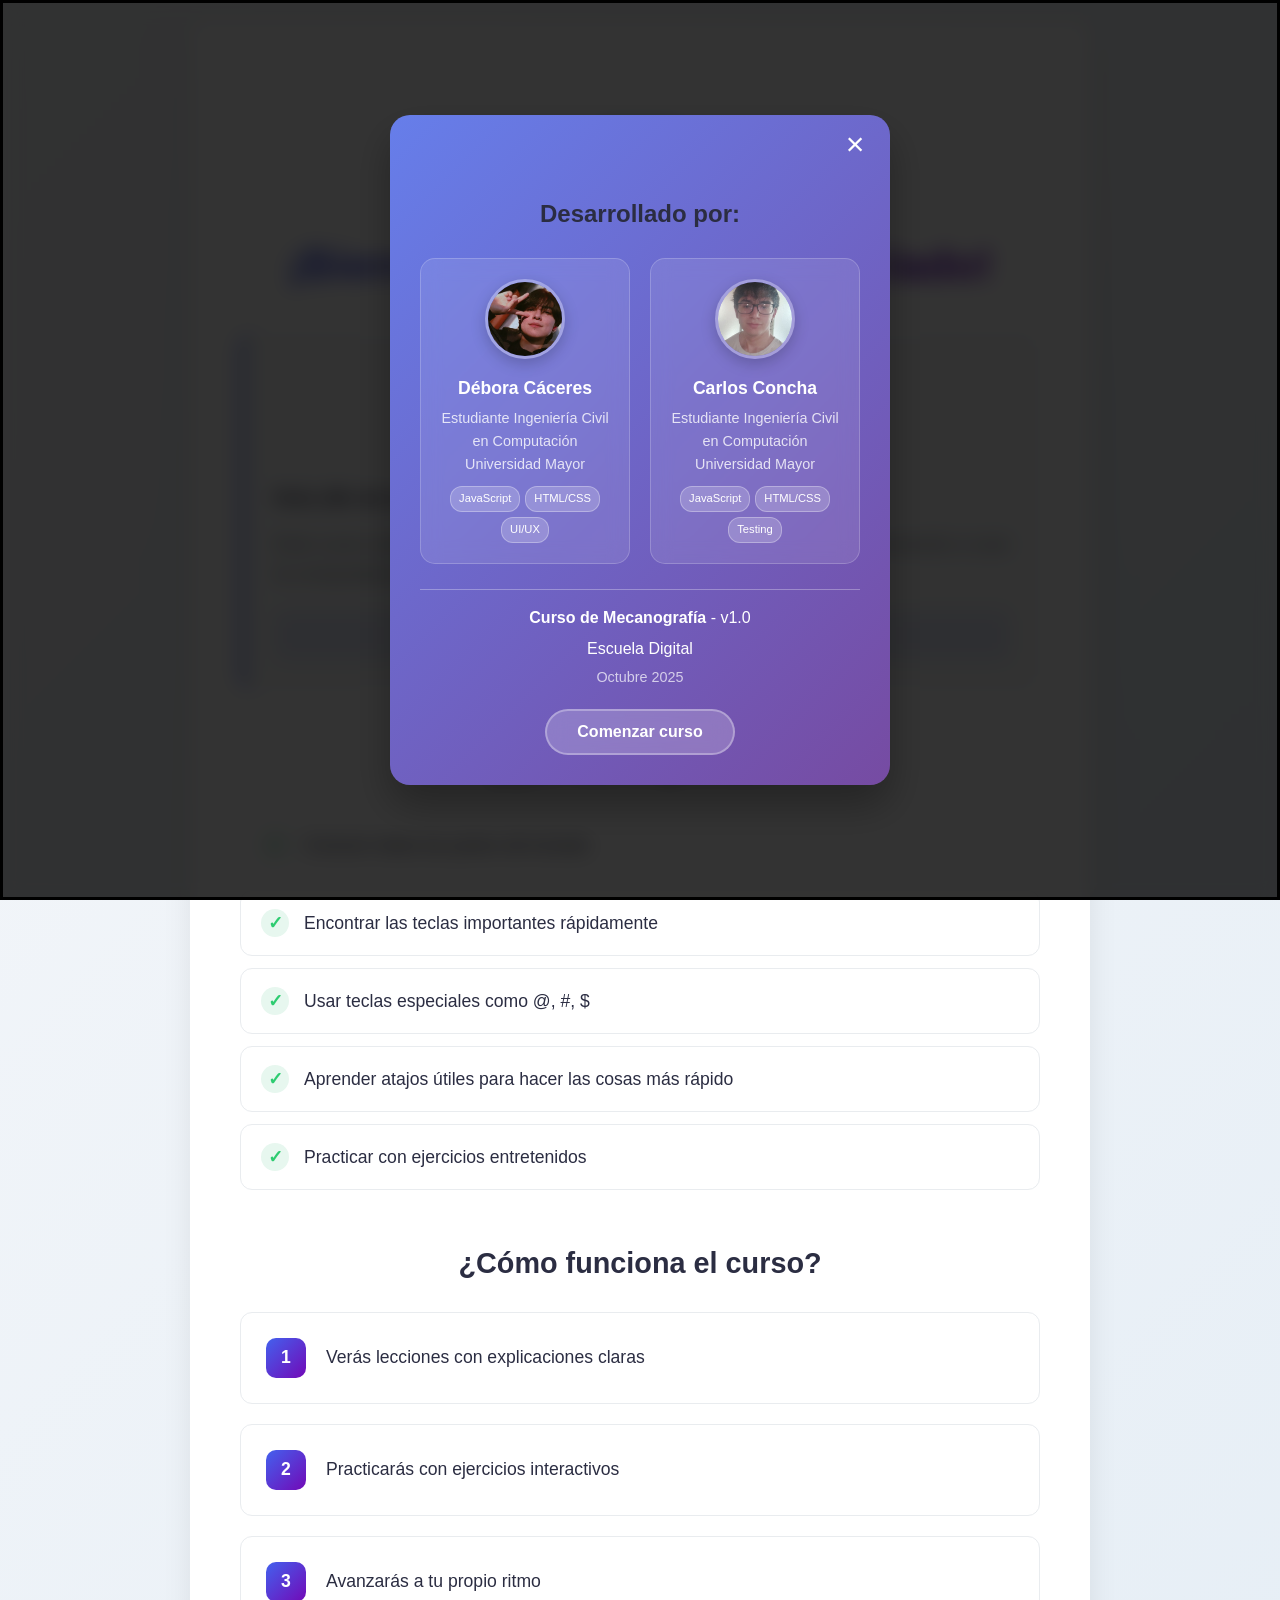
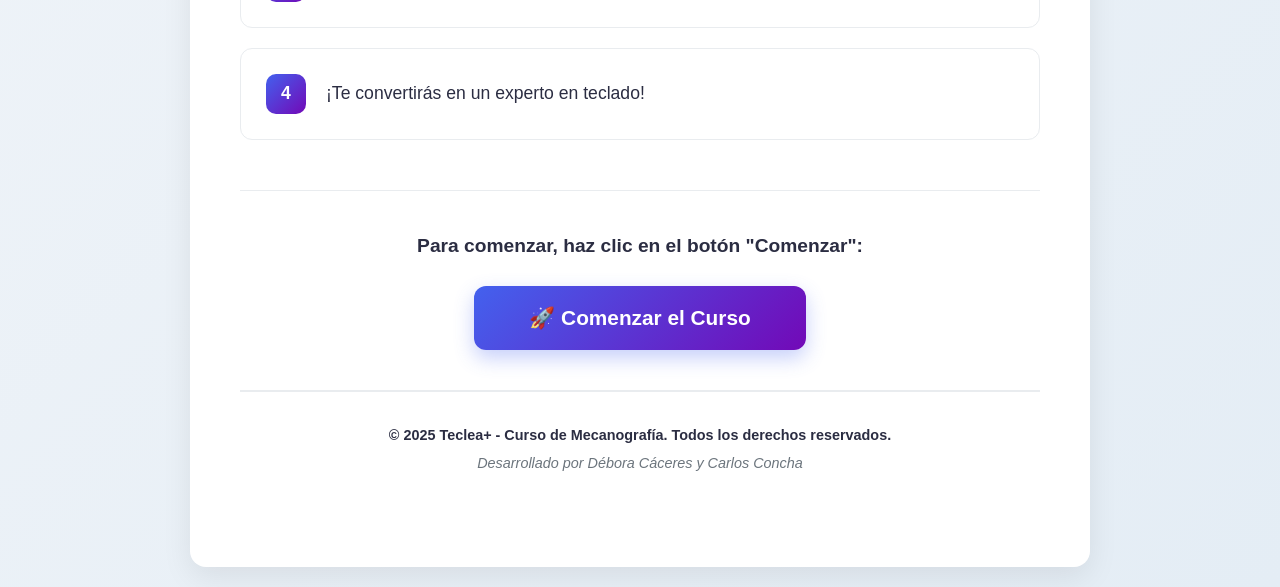
<file: index.html>
<!DOCTYPE html>
<html lang="es">
<head>
    <meta charset="UTF-8">
    <meta name="viewport" content="width=device-width, initial-scale=1.0">
    <title>Teclea+ - Curso de Mecanografía</title>
    <meta name="description" content="Aprende mecanografía de forma fácil y divertida. Curso diseñado especialmente para personas que están comenzando a usar la computadora.">
    <meta name="keywords" content="mecanografía, teclado, curso, aprender, computadora, principiantes, adultos mayores">
    <meta name="author" content="Débora Cáceres y Carlos Concha">
    <meta property="og:title" content="Teclea+ - Curso de Mecanografía">
    <meta property="og:description" content="Aprende mecanografía de forma fácil y divertida. Curso diseñado especialmente para principiantes.">
    <meta property="og:type" content="website">
    <style>
/* ===== VARIABLES Y RESET ===== */
:root {
    --primary: #4361ee;
    --primary-dark: #3a56d4;
    --secondary: #7209b7;
    --text: #2b2d42;
    --text-light: #6c757d;
    --background: #f8f9fa;
    --white: #ffffff;
    --border: #e9ecef;
    --shadow: 0 10px 30px rgba(0, 0, 0, 0.08);
    --radius: 16px;
    --transition: all 0.3s ease;
}

* {
    margin: 0;
    padding: 0;
    box-sizing: border-box;
}

body {
    font-family: 'Segoe UI', Tahoma, Geneva, Verdana, sans-serif;
    background: linear-gradient(135deg, #f5f7fa 0%, #e4edf5 100%);
    color: var(--text);
    line-height: 1.6;
    min-height: 100vh;
    padding: 20px;
    display: flex;
    align-items: center;
    justify-content: center;
}

/* ===== CRÉDITOS DESARROLLADORES ===== */
.developers-credits {
    position: fixed;
    top: 0;
    left: 0;
    width: 100%;
    height: 100%;
    background: rgba(0, 0, 0, 0.8);
    backdrop-filter: blur(10px);
    display: flex;
    align-items: center;
    justify-content: center;
    z-index: 10000;
    animation: fadeIn 0.5s ease;
}

.credits-card {
    background: linear-gradient(135deg, #667eea 0%, #764ba2 100%);
    color: white;
    padding: 30px;
    border-radius: 20px;
    max-width: 500px;
    width: 90%;
    text-align: center;
    position: relative;
    box-shadow: 0 20px 40px rgba(0, 0, 0, 0.3);
    animation: slideUp 0.6s ease;
}

@keyframes slideUp {
    from {
        opacity: 0;
        transform: translateY(30px);
    }
    to {
        opacity: 1;
        transform: translateY(0);
    }
}

.credits-close {
    position: absolute;
    top: 15px;
    right: 20px;
    background: none;
    border: none;
    color: white;
    font-size: 2rem;
    cursor: pointer;
    width: 30px;
    height: 30px;
    border-radius: 50%;
    display: flex;
    align-items: center;
    justify-content: center;
    transition: var(--transition);
}

.credits-close:hover {
    background: rgba(255, 255, 255, 0.2);
    transform: scale(1.1);
}

.credits-card h3 {
    margin-bottom: 25px;
    font-size: 1.5rem;
    font-weight: 600;
}

.developers-grid {
    display: grid;
    grid-template-columns: 1fr 1fr;
    gap: 20px;
    margin-bottom: 25px;
}

.developer {
    background: rgba(255, 255, 255, 0.1);
    padding: 20px;
    border-radius: 15px;
    backdrop-filter: blur(10px);
    border: 1px solid rgba(255, 255, 255, 0.2);
}

.dev-avatar {
    width: 80px;
    height: 80px;
    margin: 0 auto 15px;
    position: relative;
}

.dev-avatar img {
    width: 100%;
    height: 100%;
    border-radius: 50%;
    object-fit: cover;
    border: 3px solid rgba(255, 255, 255, 0.3);
    box-shadow: 0 5px 15px rgba(0, 0, 0, 0.2);
    transition: var(--transition);
}

.dev-avatar img:hover {
    transform: scale(1.05);
    border-color: rgba(255, 255, 255, 0.6);
    box-shadow: 0 8px 25px rgba(0, 0, 0, 0.3);
}

.avatar-fallback {
    width: 100%;
    height: 100%;
    background: rgba(255, 255, 255, 0.2);
    border-radius: 50%;
    display: flex;
    align-items: center;
    justify-content: center;
    font-size: 1.8rem;
    font-weight: bold;
    border: 3px solid rgba(255, 255, 255, 0.3);
    color: white;
}

.developer h4 {
    margin-bottom: 5px;
    font-size: 1.1rem;
}

.developer p {
    color: rgba(255, 255, 255, 0.8);
    font-size: 0.9rem;
    margin-bottom: 10px;
}

.dev-skills {
    display: flex;
    gap: 5px;
    justify-content: center;
    flex-wrap: wrap;
}

.skill-tag {
    background: rgba(255, 255, 255, 0.2);
    padding: 3px 8px;
    border-radius: 12px;
    font-size: 0.7rem;
    border: 1px solid rgba(255, 255, 255, 0.3);
}

.project-info {
    border-top: 1px solid rgba(255, 255, 255, 0.3);
    padding-top: 15px;
    margin-bottom: 20px;
}

.project-info p {
    margin-bottom: 5px;
}

.project-date {
    color: rgba(255, 255, 255, 0.7);
    font-size: 0.9rem;
}

.btn-credits {
    background: rgba(255, 255, 255, 0.2);
    color: white;
    border: 2px solid rgba(255, 255, 255, 0.3);
    padding: 12px 30px;
    border-radius: 25px;
    font-size: 1rem;
    font-weight: 600;
    cursor: pointer;
    transition: var(--transition);
    backdrop-filter: blur(10px);
}

.btn-credits:hover {
    background: rgba(255, 255, 255, 0.3);
    transform: translateY(-2px);
    box-shadow: 0 10px 20px rgba(0, 0, 0, 0.2);
}

/* ===== CONTENEDORES PRINCIPALES ===== */
.page-container {
    max-width: 900px;
    width: 100%;
    background: var(--white);
    border-radius: var(--radius);
    box-shadow: var(--shadow);
    overflow: hidden;
    animation: fadeIn 0.8s ease-out;
}

@keyframes fadeIn {
    from { opacity: 0; transform: translateY(20px); }
    to { opacity: 1; transform: translateY(0); }
}

.hidden {
    display: none !important;
}

/* ===== PANTALLA DE BIENVENIDA ===== */
.welcome-section {
    padding: 60px 50px;
}

.welcome-icon {
    font-size: 5rem;
    text-align: center;
    margin-bottom: 30px;
    animation: float 6s ease-in-out infinite;
}

@keyframes float {
    0%, 100% { transform: translateY(0); }
    50% { transform: translateY(-10px); }
}

h1 {
    font-size: 2.8rem;
    font-weight: 700;
    text-align: center;
    margin-bottom: 40px;
    background: linear-gradient(135deg, var(--primary), var(--secondary));
    -webkit-background-clip: text;
    background-clip: text;
    color: transparent;
    line-height: 1.2;
}

.instructions {
    background: var(--background);
    padding: 30px;
    border-radius: var(--radius);
    margin: 40px 0;
    border-left: 4px solid var(--primary);
}

.instructions p {
    font-size: 1.2rem;
    margin-bottom: 15px;
    color: var(--text-light);
}

.instructions p:last-child {
    margin-bottom: 0;
}

.instructions p strong {
    color: var(--text);
    font-weight: 600;
}

#scroll {
    text-align: center;
    font-style: italic;
    color: var(--primary) !important;
    font-weight: 500;
    padding: 10px;
    background: rgba(67, 97, 238, 0.1);
    border-radius: 8px;
    margin-top: 20px !important;
}

/* Lista de características */
h2 {
    font-size: 1.8rem;
    font-weight: 600;
    margin: 50px 0 25px;
    color: var(--text);
    text-align: center;
}

.features-list {
    list-style: none;
    margin-bottom: 40px;
}

.features-list li {
    padding: 18px 20px;
    margin-bottom: 12px;
    background: var(--white);
    border: 1px solid var(--border);
    border-radius: 12px;
    font-size: 1.1rem;
    display: flex;
    align-items: center;
    transition: var(--transition);
}

.features-list li:hover {
    transform: translateX(8px);
    border-color: var(--primary);
    box-shadow: 0 5px 15px rgba(67, 97, 238, 0.1);
}

.features-list li::before {
    content: "✓";
    display: inline-flex;
    align-items: center;
    justify-content: center;
    width: 28px;
    height: 28px;
    background: #e7f7ef;
    color: #2ecc71;
    border-radius: 50%;
    margin-right: 15px;
    font-weight: bold;
    flex-shrink: 0;
}

/* Pasos del curso */
h3 {
    font-size: 1.5rem;
    font-weight: 600;
    margin: 50px 0 25px;
    color: var(--text);
    text-align: center;
}

.step {
    display: flex;
    align-items: center;
    padding: 25px;
    margin-bottom: 20px;
    background: var(--white);
    border: 1px solid var(--border);
    border-radius: 12px;
    transition: var(--transition);
}

.step:hover {
    transform: translateY(-5px);
    box-shadow: 0 10px 25px rgba(0, 0, 0, 0.08);
}

.step-number {
    width: 40px;
    height: 40px;
    background: linear-gradient(135deg, var(--primary), var(--secondary));
    color: var(--white);
    border-radius: 10px;
    display: flex;
    align-items: center;
    justify-content: center;
    font-weight: 700;
    margin-right: 20px;
    flex-shrink: 0;
    font-size: 1.1rem;
}

.step div:last-child {
    font-size: 1.1rem;
    color: var(--text);
    font-weight: 500;
}

/* Navegación */
.navigation {
    text-align: center;
    margin-top: 50px;
    padding-top: 40px;
    border-top: 1px solid var(--border);
}

.navigation p {
    font-size: 1.2rem;
    margin-bottom: 25px;
    color: var(--text-light);
}

.navigation p strong {
    color: var(--text);
}

.btn {
    display: inline-flex;
    align-items: center;
    justify-content: center;
    background: linear-gradient(135deg, var(--primary), var(--secondary));
    color: var(--white);
    padding: 18px 45px;
    border: none;
    border-radius: 12px;
    font-size: 1.2rem;
    font-weight: 600;
    cursor: pointer;
    transition: var(--transition);
    box-shadow: 0 8px 20px rgba(67, 97, 238, 0.3);
    position: relative;
    overflow: hidden;
}

.btn::before {
    content: '';
    position: absolute;
    top: 0;
    left: -100%;
    width: 100%;
    height: 100%;
    background: linear-gradient(90deg, transparent, rgba(255, 255, 255, 0.2), transparent);
    transition: left 0.7s;
}

.btn:hover::before {
    left: 100%;
}

.btn:hover {
    transform: translateY(-3px);
    box-shadow: 0 12px 25px rgba(67, 97, 238, 0.4);
}

.btn:active {
    transform: translateY(-1px);
}

.btn-large {
    font-size: 1.3rem;
    padding: 20px 55px;
}

.btn-secondary {
    background: linear-gradient(135deg, #6c757d, #495057) !important;
    box-shadow: 0 8px 20px rgba(108, 117, 125, 0.3) !important;
}

.btn-secondary:hover {
    box-shadow: 0 12px 25px rgba(108, 117, 125, 0.4) !important;
}

.btn-success {
    background: linear-gradient(135deg, #28a745, #20c997) !important;
    box-shadow: 0 8px 20px rgba(40, 167, 69, 0.3) !important;
}

/* ===== LECCIÓN 1: TECLADO ALFANUMÉRICO ===== */
.lesson-section {
    padding: 40px 20px;
    max-width: 1000px;
    margin: 0 auto;
}

.lesson-section h1 {
    font-size: 2.2rem;
    margin-bottom: 30px;
    text-align: center;
}

/* Explicación */
.explanation-box {
    background: linear-gradient(135deg, #667eea 0%, #764ba2 100%);
    color: white;
    padding: 25px;
    border-radius: 15px;
    margin-bottom: 30px;
}

.explanation-box p {
    font-size: 1.1rem;
    line-height: 1.5;
    text-align: center;
}

.explanation-box h2 {
    color: white;
    margin-bottom: 15px;
    text-align: center;
}

.features-grid {
    display: grid;
    grid-template-columns: repeat(auto-fit, minmax(200px, 1fr));
    gap: 20px;
    margin-top: 20px;
}

.feature-item {
    background: rgba(255, 255, 255, 0.1);
    padding: 20px;
    border-radius: 10px;
    text-align: center;
    backdrop-filter: blur(10px);
}

.feature-icon {
    font-size: 2rem;
    display: block;
    margin-bottom: 10px;
}

/* Teclado */
.keyboard-section {
    margin-bottom: 40px;
}

.keyboard-section h3 {
    font-size: 1.5rem;
    font-weight: 600;
    margin: 50px 0 25px;
    color: var(--text);
    text-align: center;
}

.keyboard {
    display: inline-block;
    background: #2d3748;
    padding: 20px;
    border-radius: 15px;
    box-shadow: 0 10px 25px rgba(0,0,0,0.2);
}

.keyboard-row {
    display: flex;
    margin-bottom: 8px;
    justify-content: center;
}

.key {
    background: #4a5568;
    color: white;
    border: 2px solid #718096;
    border-radius: 8px;
    padding: 12px 8px;
    margin: 0 3px;
    min-width: 50px;
    height: 50px;
    display: flex;
    flex-direction: column;
    align-items: center;
    justify-content: center;
    font-size: 0.8rem;
    font-weight: 500;
    transition: all 0.2s ease;
    position: relative;
    user-select: none;
}

.key:hover {
    background: #5a6578;
    transform: translateY(-2px);
}

.key.active {
    background: #4299e1;
    transform: scale(1.05);
    box-shadow: 0 0 15px rgba(66, 153, 225, 0.6);
    z-index: 10;
}

/* Tipos específicos de teclas */
.key-letter {
    background: #718096;
}

.key-number {
    background: #4a5568;
}

.key-symbol {
    background: #2d3748;
}

.key-tab, .key-capslock, .key-shift {
    background: #2d3748;
    min-width: 70px;
}

.key-enter, .key-delete {
    min-width: 70px;
}

.key-spacebar {
    background: #718096;
    min-width: 250px;
    flex-grow: 1;
}

.key-control, .key-alt, .key-windows {
    background: #1a202c;
    min-width: 60px;
}

/* Texto en las teclas */
.primary {
    font-size: 0.9rem;
    font-weight: 600;
}

.secondary {
    font-size: 0.6rem;
    margin-top: 2px;
    color: #cbd5e0;
}

/* Ejercicios */
.exercises-section {
    margin-top: 40px;
}

.exercise-card {
    background: #f8f9fa;
    border: 2px solid #e9ecef;
    border-radius: 15px;
    padding: 25px;
    margin-bottom: 25px;
    transition: all 0.3s ease;
}

.exercise-card:hover {
    border-color: #667eea;
    transform: translateY(-2px);
    box-shadow: 0 10px 25px rgba(0,0,0,0.1);
}

.exercise-card h3 {
    color: #2d3748;
    margin-bottom: 15px;
    display: flex;
    align-items: center;
    gap: 10px;
    text-align: left;
}

.exercise-card h3::before {
    content: "✏️";
    font-size: 1.2em;
}

/* Vocales */
.vowels-container {
    display: flex;
    justify-content: center;
    gap: 15px;
    margin: 20px 0;
}

.vowel-key {
    width: 50px;
    height: 50px;
    background: #4299e1;
    color: white;
    border-radius: 10px;
    display: flex;
    align-items: center;
    justify-content: center;
    font-size: 1.3rem;
    font-weight: bold;
    transition: all 0.3s ease;
}

.vowel-key.found {
    background: #48bb78;
    transform: scale(1.1);
    box-shadow: 0 5px 15px rgba(72, 187, 120, 0.4);
}

/* Inputs de ejercicio */
.exercise-input {
    width: 500px;
    max-width: 600px;
    padding: 12px 15px;
    font-size: 1.1rem;
    border: 2px solid #cbd5e0;
    border-radius: 10px;
    margin: 15px 0;
    transition: all 0.3s ease;
    display: block;
}

.exercise-input:focus {
    outline: none;
    border-color: #4299e1;
    box-shadow: 0 0 0 3px rgba(66, 153, 225, 0.1);
}

.input-hint {
    color: #718096;
    font-size: 0.9rem;
    margin-top: 5px;
    font-style: italic;
}

/* Feedback */
.exercise-feedback {
    margin-top: 15px;
    padding: 12px;
    border-radius: 8px;
    display: none;
}

.exercise-feedback.success {
    background: #c6f6d5;
    color: #22543d;
    border: 1px solid #9ae6b4;
    display: block;
}

.exercise-feedback.info {
    background: #bee3f8;
    color: #1a365d;
    border: 1px solid #90cdf4;
    display: block;
}

/* Barra de progreso */
.progress-section {
    background: white;
    padding: 20px;
    border-radius: 10px;
    border: 2px solid #e2e8f0;
    margin-top: 30px;
}

.progress-section h4 {
    color: #2d3748;
    margin-bottom: 10px;
    text-align: center;
}

.progress-bar {
    width: 100%;
    height: 20px;
    background: #e2e8f0;
    border-radius: 10px;
    overflow: hidden;
    margin: 10px 0;
}

.progress-fill {
    height: 100%;
    background: linear-gradient(90deg, #48bb78, #38a169);
    border-radius: 10px;
    width: 0%;
    transition: width 0.5s ease;
}

.progress-text {
    text-align: center;
    font-weight: 600;
    color: #2d3748;
}

/* Teclas resaltadas para lección */
.key.highlight-vowel {
    background: #48bb78 !important;
    box-shadow: 0 0 15px rgba(72, 187, 120, 0.6);
}

.key.highlight-lesson {
    background: #4299e1 !important;
    box-shadow: 0 0 10px rgba(66, 153, 225, 0.5);
}

.key.highlight-vowel-found {
    background: #48bb78 !important;
    box-shadow: 0 0 20px rgba(72, 187, 120, 0.6);
    animation: pulse-green 2s infinite;
}

@keyframes pulse-green {
    0%, 100% { 
        box-shadow: 0 0 15px rgba(72, 187, 120, 0.6);
    }
    50% { 
        box-shadow: 0 0 25px rgba(72, 187, 120, 0.9);
    }
}

/* ===== LECCIÓN 2: TECLADO NUMÉRICO SUPERIOR ===== */

/* Contenedor de números */
.numbers-container {
    display: flex;
    justify-content: center;
    gap: 10px;
    margin: 20px 0;
    flex-wrap: wrap;
}

.number-key {
    width: 50px;
    height: 50px;
    background: #4299e1;
    color: white;
    border-radius: 10px;
    display: flex;
    align-items: center;
    justify-content: center;
    font-size: 1.3rem;
    font-weight: bold;
    transition: all 0.3s ease;
}

.number-key.found {
    background: #48bb78;
    transform: scale(1.1);
    box-shadow: 0 5px 15px rgba(72, 187, 120, 0.4);
}

/* Teclas resaltadas para números */
.key.highlight-number {
    background: #4299e1 !important;
    box-shadow: 0 0 10px rgba(66, 153, 225, 0.5);
}

.key.highlight-number-found {
    background: #48bb78 !important;
    box-shadow: 0 0 20px rgba(72, 187, 120, 0.6);
}

/* ===== LECCIÓN 3: TECLAS ESENCIALES ===== */

/* Navegación entre grupos de teclas */
.keyboard-navigation {
    display: grid;
    grid-template-columns: repeat(2, 1fr);
    gap: 10px;
    margin: 30px 0;
}

@media (min-width: 768px) {
    .keyboard-navigation {
        grid-template-columns: repeat(4, 1fr);
    }
}

.key-nav-btn {
    background: rgba(255, 255, 255, 0.1);
    color: white;
    border: 2px solid rgba(255, 255, 255, 0.3);
    padding: 15px 10px;
    border-radius: 12px;
    font-size: 0.9rem;
    font-weight: 600;
    cursor: pointer;
    transition: all 0.3s ease;
    backdrop-filter: blur(10px);
    display: flex;
    flex-direction: column;
    align-items: center;
    gap: 5px;
    min-height: 70px;
}

.key-nav-btn:hover {
    background: rgba(255, 255, 255, 0.2);
    border-color: rgba(255, 255, 255, 0.5);
    transform: translateY(-2px);
}

.key-nav-btn.active {
    background: rgba(67, 97, 238, 0.8);
    border-color: rgba(67, 97, 238, 0.9);
    box-shadow: 0 5px 15px rgba(67, 97, 238, 0.3);
}

/* Iconos en navegación */
.nav-icon {
    font-size: 1.5em;
}

/* Contenedor de grupos de cards */
.key-cards-container {
    position: relative;
    min-height: 400px;
}

.key-cards-group {
    display: none;
    animation: fadeIn 0.5s ease-in-out;
}

.key-cards-group.active {
    display: block;
}

/* Descripción de grupos */
.group-description {
    background: rgba(255, 255, 255, 0.08);
    padding: 20px;
    border-radius: 12px;
    margin-bottom: 25px;
    border-left: 4px solid #4299e1;
}

.group-description h3 {
    color: white;
    font-size: 1.3rem;
    margin: 0 0 10px 0;
    font-weight: 600;
}

.group-description p {
    color: rgba(255, 255, 255, 0.9);
    font-size: 1rem;
    margin: 0;
    line-height: 1.5;
}

/* Ajustes para el grid de features en lección 3 */
#lesson-3 .features-grid {
    display: grid;
    grid-template-columns: repeat(auto-fit, minmax(350px, 1fr));
    gap: 25px;
    margin-top: 20px;
}

/* Estilos para las cards de teclas */
.key-info-simple {
    background: rgba(255, 255, 255, 0.05);
    padding: 25px;
    border-radius: 15px;
    border: 1px solid rgba(255, 255, 255, 0.1);
    backdrop-filter: blur(10px);
    transition: all 0.3s ease;
}

.key-info-simple:hover {
    transform: translateY(-5px);
    border-color: rgba(255, 255, 255, 0.3);
    box-shadow: 0 10px 30px rgba(0, 0, 0, 0.2);
}

.key-header {
    display: flex;
    align-items: center;
    gap: 15px;
    margin-bottom: 20px;
    padding-bottom: 15px;
    border-bottom: 1px solid rgba(255, 255, 255, 0.1);
}

.key-icon-simple {
    font-size: 2.5rem;
    width: 60px;
    height: 60px;
    background: rgba(255, 255, 255, 0.1);
    border-radius: 12px;
    display: flex;
    align-items: center;
    justify-content: center;
    border: 2px solid rgba(255, 255, 255, 0.2);
}

.key-header h3 {
    color: white;
    font-size: 1.4rem;
    margin: 0;
    font-weight: 600;
}

.key-details {
    display: grid;
    grid-template-columns: repeat(auto-fit, minmax(200px, 1fr));
    gap: 15px;
    margin-bottom: 20px;
}

.detail-card {
    background: rgba(255, 255, 255, 0.08);
    padding: 15px;
    border-radius: 8px;
    border-left: 4px solid #4299e1;
}

.detail-card h4 {
    color: #bee3f8;
    font-size: 0.9rem;
    margin: 0 0 8px 0;
    font-weight: 600;
}

.detail-card p {
    color: rgba(255, 255, 255, 0.9);
    font-size: 0.85rem;
    margin: 0;
    line-height: 1.4;
}

.example-card {
    background: rgba(255, 255, 255, 0.08);
    padding: 20px;
    border-radius: 10px;
    border: 1px dashed rgba(255, 255, 255, 0.2);
}

.example-card h4 {
    color: #fed7d7;
    font-size: 1rem;
    margin: 0 0 12px 0;
    font-weight: 600;
}

.example-card p {
    color: rgba(255, 255, 255, 0.9);
    font-size: 0.9rem;
    margin: 0;
    line-height: 1.5;
}

.example-card code {
    font-family: 'Courier New', monospace;
    background: rgba(0, 0, 0, 0.3);
    padding: 2px 6px;
    border-radius: 4px;
    color: #fed7d7;
    font-weight: bold;
}

.example-card strong {
    color: #c6f6d5;
}

/* Contenedor de teclados variantes */
.keyboard-variant {
    display: none;
    animation: slideIn 0.4s ease-out;
}

.keyboard-variant.active {
    display: block;
}

@keyframes slideIn {
    from { 
        opacity: 0;
        transform: translateY(20px);
    }
    to { 
        opacity: 1;
        transform: translateY(0);
    }
}

/* Highlights específicos para cada grupo de teclas */

/* Grupo 1: Escritura y Formato - AZUL */
#keyboard-lesson-3-writing .key-spacebar,
#keyboard-lesson-3-writing .key-enter,
#keyboard-lesson-3-writing .key-tab,
#keyboard-lesson-3-writing .key-capslock {
    background: #4299e1 !important;
    box-shadow: 0 0 20px rgba(66, 153, 225, 0.7);
    animation: pulse-blue 2s infinite;
}

@keyframes pulse-blue {
    0%, 100% { 
        box-shadow: 0 0 15px rgba(66, 153, 225, 0.6);
    }
    50% { 
        box-shadow: 0 0 25px rgba(66, 153, 225, 0.9);
    }
}

/* Grupo 2: Modificación - VERDE */
#keyboard-lesson-3-modification .key-shift,
#keyboard-lesson-3-modification .key-control,
#keyboard-lesson-3-modification .key-alt {
    background: #48bb78 !important;
    box-shadow: 0 0 20px rgba(72, 187, 120, 0.7);
    animation: pulse-green 2s infinite;
}

/* Grupo 3: Edición - NARANJA */
#keyboard-lesson-3-editing .key-delete {
    background: #ed8936 !important;
    box-shadow: 0 0 20px rgba(237, 137, 54, 0.7);
    animation: pulse-orange 2s infinite;
}

@keyframes pulse-orange {
    0%, 100% { 
        box-shadow: 0 0 15px rgba(237, 137, 54, 0.6);
    }
    50% { 
        box-shadow: 0 0 25px rgba(237, 137, 54, 0.9);
    }
}

/* Grupo 4: Sistema - PÚRPURA */
#keyboard-lesson-3-system .key-windows {
    background: #9f7aea !important;
    box-shadow: 0 0 20px rgba(159, 122, 234, 0.7);
    animation: pulse-purple 2s infinite;
}

@keyframes pulse-purple {
    0%, 100% { 
        box-shadow: 0 0 15px rgba(159, 122, 234, 0.6);
    }
    50% { 
        box-shadow: 0 0 25px rgba(159, 122, 234, 0.9);
    }
}

/* Efecto para teclas activas en lección 3 */
#lesson-3 .key.active {
    background: #e53e3e !important;
    transform: scale(1.08);
    box-shadow: 0 0 20px rgba(229, 62, 62, 0.8);
    z-index: 10;
}

/* Título del grupo actual */
#current-group-title {
    color: #4299e1;
    font-weight: 700;
}

/* Ajustes para campos de formulario en ejercicios */
.form-fields {
    grid-template-columns: repeat(auto-fit, minmax(200px, 1fr));
    gap: 15px;
    margin: 20px 0;
}

.tab-field {
    transition: all 0.3s ease;
}

.tab-field:focus {
    border-color: #ed8936 !important;
    box-shadow: 0 0 0 3px rgba(237, 137, 54, 0.1) !important;
}

/* Texto original para ejercicios */
.original-text {
    background: rgba(255, 255, 255, 0.05);
    padding: 15px;
    border-radius: 8px;
    margin: 15px 0;
    border-left: 4px solid #4299e1;
}

.original-text p {
    margin: 0;
}

.original-text strong {
    color: #4299e1;
}

.original-text code {
    font-family: 'Courier New', monospace;
    background: rgba(255, 255, 255, 0.1);
    padding: 4px 8px;
    border-radius: 4px;
    color: #fed7d7;
    font-weight: bold;
}

/* ===== LECCIÓN 4: TECLADO NUMÉRICO LATERAL ===== */
.keyboard-section {
    text-align: center;
    margin-bottom: 40px; 
}

.key.wide {
    min-width: 110px; 
}

.exercise-center {
    text-align: center;
    margin-top: 20px; 
}

.key-numlock {
    background: #4299e1 !important;
    box-shadow: 0 0 10px rgba(66, 153, 225, 0.5);
}

/* ===== LECCIÓN 5: ATAJOS BÁSICOS ===== */

/* Textos de práctica seleccionables */
.texto-practica {
    background: #f8f9fa;
    padding: 15px;
    border-radius: 10px;
    border: 2px dashed #dee2e6;
    margin: 15px 0;
    font-size: 1.1rem;
    line-height: 1.5;
    cursor: pointer;
    transition: all 0.3s ease;
    user-select: text;
    min-height: 80px;
}

.texto-practica:hover {
    background: #e9ecef;
    border-color: #4361ee;
}

.texto-practica.seleccionado {
    background: #e7f3ff;
    border-color: #4361ee;
    box-shadow: 0 0 0 2px rgba(67, 97, 238, 0.2);
}

/* Textos editables para cortar */
.texto-practica.editable {
    background: #ffffff;
    border: 2px dashed #cbd5e0;
    min-height: 60px;
    padding: 15px;
    cursor: text;
    transition: all 0.3s ease;
}

.texto-practica.editable:focus {
    outline: none;
    background: #ffffff;
    border-color: #cbd5e0;
}

.texto-practica.cortado {
    background: #f8f9fa !important;
    color: #6c757d !important;
    border: 2px dashed #adb5bd !important;
    text-decoration: none !important;
    font-style: italic;
}

/* Instrucciones importantes */
.instruccion-importante {
    background: #e3f2fd;
    border: 2px solid #2196f3;
    border-radius: 10px;
    padding: 15px;
    margin: 15px 0;
    text-align: center;
}

.instruccion-importante p {
    margin: 0;
    font-size: 1.1rem;
    color: #1565c0;
    font-weight: 500;
}

/* Áreas de entrada mejoradas */
.exercise-input {
    width: 100%;
    max-width: 100%;
    padding: 15px;
    font-size: 18px;
    line-height: 1.6;
    border: 2px solid #cbd5e0;
    border-radius: 12px;
    margin: 15px 0;
    transition: all 0.3s ease;
    display: block;
    font-family: inherit;
    background-color: #ffffff;
    resize: vertical;
    min-height: 120px;
}

.exercise-input:focus {
    outline: none;
    border-color: #4361ee;
    box-shadow: 0 0 0 3px rgba(67, 97, 238, 0.1);
    background-color: #f8f9fa;
}

.exercise-input::placeholder {
    color: #a0aec0;
    font-style: italic;
}

/* Feedback de ejercicios */
.exercise-feedback {
    margin-top: 15px;
    padding: 12px 15px;
    border-radius: 8px;
    font-weight: 500;
    display: none;
}

.exercise-feedback.success {
    background: #e8f5e8;
    color: #2e7d32;
    border: 1px solid #4caf50;
    display: block;
}

.exercise-feedback.error {
    background: #ffebee;
    color: #c62828;
    border: 1px solid #f44336;
    display: block;
}

/* Teclas especiales en texto */
.tecla-especial {
    background: #4a5568;
    color: white;
    padding: 2px 8px;
    border-radius: 4px;
    font-family: 'Courier New', monospace;
    font-weight: bold;
    margin: 0 2px;
    display: inline-block;
}

/* Animaciones para feedback automático */
@keyframes slideInRight {
    from {
        transform: translateX(100%);
        opacity: 0;
    }
    to {
        transform: translateX(0);
        opacity: 1;
    }
}

/* Indicador visual de acción detectada */
.accion-detectada {
    animation: pulse-green 1s ease-in-out;
}

/* ===== ESTRUCTURA MEJORADA MÓDULO 3 ===== */

/* Demostración de teclado */
.keyboard-demo {
    text-align: center;
    margin: 20px 0;
    padding: 15px;
    background: #f8f9fa;
    border-radius: 10px;
}

.teclas-combinacion {
    display: flex;
    justify-content: center;
    align-items: center;
    gap: 10px;
    margin: 15px 0;
}

.tecla {
    background: #4a5568;
    color: white;
    padding: 10px 15px;
    border-radius: 8px;
    font-family: 'Courier New', monospace;
    font-weight: bold;
    font-size: 1.1rem;
    min-width: 60px;
    text-align: center;
}

.mas {
    font-size: 1.3rem;
    font-weight: bold;
    color: #4a5568;
}

/* Pasos simples mejorados */
.pasos-simples {
    margin: 20px 0;
}

.paso {
    display: flex;
    align-items: flex-start;
    margin-bottom: 15px;
    padding: 15px;
    background: white;
    border-radius: 10px;
    border-left: 4px solid #4361ee;
}

.numero-paso {
    background: #4361ee;
    color: white;
    width: 30px;
    height: 30px;
    border-radius: 50%;
    display: flex;
    align-items: center;
    justify-content: center;
    font-weight: bold;
    margin-right: 15px;
    flex-shrink: 0;
}

.texto-paso {
    flex: 1;
}

.texto-paso strong {
    color: #2b2d42;
    display: block;
    margin-bottom: 5px;
}

/* Ejemplos prácticos */
.ejemplo-practico {
    background: #e8f5e8;
    border: 1px solid #c8e6c9;
    border-radius: 10px;
    padding: 20px;
    margin: 20px 0;
}

.ejemplo-practico h4 {
    color: #2e7d32;
    margin-bottom: 10px;
}

/* Diferencias importantes */
.diferencia-importante {
    background: #fff3e0;
    border: 1px solid #ffcc80;
    border-radius: 10px;
    padding: 20px;
    margin: 20px 0;
}

.diferencia-importante h4 {
    color: #ef6c00;
    margin-bottom: 15px;
}

.diferencia-importante p {
    margin-bottom: 10px;
    padding-left: 20px;
    position: relative;
}

.diferencia-importante p:before {
    content: "•";
    color: #ef6c00;
    font-weight: bold;
    position: absolute;
    left: 0;
}

/* Exercise steps mejorados */
.exercise-step {
    background: white;
    padding: 20px;
    border-radius: 10px;
    border: 2px solid #e9ecef;
    margin: 20px 0;
    transition: all 0.3s ease;
}

.exercise-step:hover {
    border-color: #4361ee;
    transform: translateY(-2px);
}

.exercise-step h4 {
    color: #2b2d42;
    margin-bottom: 15px;
    font-size: 1.2rem;
}

.pista {
    background: #e3f2fd;
    color: #1565c0;
    padding: 10px 15px;
    border-radius: 8px;
    margin: 10px 0;
    font-style: italic;
    border-left: 4px solid #2196f3;
}

/* ===== LECCIÓN 6: NAVEGACIÓN AVANZADA ===== */

/* Textos pre-seleccionables */
.texto-preseleccionado {
    background-color: #f8f9fa !important;
    border: 2px solid #e9ecef !important;
    color: #495057;
    min-height: 100px;
    resize: vertical;
    font-size: 18px;
    line-height: 1.6;
    font-family: inherit;
    transition: all 0.3s ease;
}

.texto-preseleccionado:focus {
    border-color: #4361ee;
    background-color: #ffffff;
}

/* Pasos combinados */
.pasos-combinados {
    margin: 20px 0;
    padding-left: 25px;
}

.pasos-combinados li {
    margin-bottom: 12px;
    color: #495057;
    font-size: 1.1rem;
    line-height: 1.5;
}

.pasos-combinados strong {
    color: #4361ee;
}

/* Áreas de búsqueda */
.texto-practica.busqueda {
    background: #fff3cd;
    border: 2px solid #ffd54f;
    color: #856404;
    font-size: 18px;
    line-height: 1.6;
    padding: 20px;
    border-radius: 12px;
    min-height: 120px;
}

/* Indicador visual para texto borrado */
.texto-borrado {
    background-color: #ffebee !important;
    border-color: #f44336 !important;
    color: #c62828 !important;
    font-style: italic;
}

/* Indicador visual para texto recuperado */
.texto-recuperado {
    background-color: #e8f5e8 !important;
    border-color: #4caf50 !important;
    color: #2e7d32 !important;
    animation: pulseSuccess 1s ease-in-out;
}

@keyframes pulseSuccess {
    0% { box-shadow: 0 0 0 0 rgba(76, 175, 80, 0.4); }
    70% { box-shadow: 0 0 0 10px rgba(76, 175, 80, 0); }
    100% { box-shadow: 0 0 0 0 rgba(76, 175, 80, 0); }
}

/* Efecto visual para selección con Ctrl+A */
.seleccion-completa {
    background-color: #e3f2fd !important;
    border-color: #2196f3 !important;
    animation: pulseSelection 0.5s ease-in-out;
}

@keyframes pulseSelection {
    0% { transform: scale(1); }
    50% { transform: scale(1.02); }
    100% { transform: scale(1); }
}

/* Mejoras de accesibilidad para adultos mayores */
.lesson-section h4 {
    font-size: 1.3rem;
    margin-bottom: 15px;
    color: #2b2d42;
}

.exercise-step p {
    font-size: 1.1rem;
    line-height: 1.6;
    margin-bottom: 15px;
}

.pista {
    background: #e3f2fd;
    color: #1565c0;
    padding: 12px 16px;
    border-radius: 8px;
    margin: 12px 0;
    font-style: italic;
    border-left: 4px solid #2196f3;
    font-size: 1.1rem;
}

/* ===== LECCIÓN 7: CONTROL DE VISUALIZACIÓN ===== */

/* Controles de Zoom */
.zoom-control {
    background: #f8f9fa;
    padding: 20px;
    border-radius: 8px;
    border: 2px solid #e9ecef;
    margin: 15px 0;
}

.zoom-display {
    display: flex;
    justify-content: center;
    align-items: center;
    gap: 15px;
    margin-bottom: 15px;
}

.zoom-label {
    font-weight: bold;
    color: #495057;
}

.zoom-value {
    background: #ffffff;
    padding: 8px 16px;
    border-radius: 20px;
    border: 2px solid #007bff;
    color: #007bff;
    font-weight: bold;
    min-width: 80px;
    text-align: center;
}

.zoom-instructions {
    text-align: center;
    color: #6c757d;
    font-style: italic;
}

/* Grid de Resumen */
.resumen-grid {
    display: grid;
    grid-template-columns: repeat(auto-fit, minmax(250px, 1fr));
    gap: 15px;
    margin: 20px 0;
}

.resumen-item {
    background: #f8f9fa;
    padding: 15px;
    border-radius: 8px;
    border-left: 4px solid #007bff;
    display: flex;
    align-items: center;
    gap: 15px;
}

.resumen-comando {
    background: #007bff;
    color: white;
    padding: 8px 12px;
    border-radius: 6px;
    font-family: 'Courier New', monospace;
    font-weight: bold;
    min-width: 80px;
    text-align: center;
}

.resumen-descripcion {
    color: #495057;
    flex: 1;
}

/* Consejos finales */
.consejos-finales {
    background: #e7f3ff;
    padding: 20px;
    border-radius: 8px;
    border-left: 4px solid #007bff;
    margin: 20px 0;
}

.consejo {
    margin: 10px 0;
    padding: 8px 0;
    border-bottom: 1px solid #b3d9ff;
}

.consejo:last-child {
    border-bottom: none;
}

.consejo strong {
    color: #0056b3;
}

/* Pasos de la tarea final */
.pasos-tarea {
    margin: 20px 0;
}

.paso-tarea {
    display: flex;
    align-items: flex-start;
    gap: 15px;
    margin: 15px 0;
    padding: 15px;
    background: #f8f9fa;
    border-radius: 8px;
    border-left: 4px solid #28a745;
}

.numero-paso {
    background: #28a745;
    color: white;
    width: 30px;
    height: 30px;
    border-radius: 50%;
    display: flex;
    align-items: center;
    justify-content: center;
    font-weight: bold;
    flex-shrink: 0;
}

.texto-paso {
    flex: 1;
    color: #495057;
}

/* Áreas de trabajo final */
.areas-trabajo-final {
    display: grid;
    grid-template-columns: 1fr 1fr;
    gap: 20px;
    margin: 20px 0;
}

.area-trabajo {
    display: flex;
    flex-direction: column;
}

.area-trabajo label {
    font-weight: bold;
    margin-bottom: 8px;
    color: #495057;
}

.area-grande {
    min-height: 150px;
    resize: vertical;
    font-size: 16px;
    line-height: 1.5;
}

/* Estados visuales mejorados */
.estado-area {
    margin-top: 8px;
    padding: 8px 12px;
    border-radius: 6px;
    font-size: 14px;
    font-weight: 500;
    text-align: center;
    transition: all 0.3s ease;
}

.estado-area.vacio {
    background: #ffebee;
    color: #c62828;
    border: 1px solid #f44336;
}

.estado-area.lleno {
    background: #e8f5e8;
    color: #2e7d32;
    border: 1px solid #4caf50;
}

.estado-area.espera {
    background: #fff3e0;
    color: #ef6c00;
    border: 1px solid #ff9800;
}

.estado-texto {
    margin-top: 8px;
    padding: 8px 12px;
    border-radius: 6px;
    font-size: 14px;
    font-weight: 500;
    text-align: center;
}

.estado-texto.vacio {
    background: #ffebee;
    color: #c62828;
    border: 1px solid #f44336;
}

.estado-texto.lleno {
    background: #e8f5e8;
    color: #2e7d32;
    border: 1px solid #4caf50;
}

.estado-texto.espera {
    background: #fff3e0;
    color: #ef6c00;
    border: 1px solid #ff9800;
}

.area-trabajo {
    position: relative;
}

.area-grande {
    min-height: 120px;
    font-size: 16px;
    line-height: 1.5;
}

/* Estados de pasos completados */
.paso-tarea.completado {
    background: #e8f5e8 !important;
    border-left-color: #4caf50 !important;
}

.paso-tarea.completado .numero-paso {
    background: #4caf50 !important;
}

.paso-tarea.completado .texto-paso {
    text-decoration: line-through;
    color: #666;
}

/* ===== RESPONSIVE GENERAL ===== */
@media (max-width: 768px) {
    body {
        padding: 15px;
        align-items: flex-start;
    }
    
    .welcome-section, .lesson-section {
        padding: 30px 25px;
    }
    
    h1 {
        font-size: 2.2rem;
    }
    
    h2 {
        font-size: 1.6rem;
    }
    
    .instructions {
        padding: 20px;
    }
    
    .features-grid {
        grid-template-columns: 1fr;
    }
    
    .features-list li {
        padding: 15px;
        font-size: 1rem;
    }
    
    .step {
        padding: 20px 15px;
    }
    
    .step-number {
        width: 35px;
        height: 35px;
        margin-right: 15px;
    }
    
    .btn {
        padding: 16px 35px;
        font-size: 1.1rem;
        width: 100%;
        max-width: 300px;
    }
    
    .keyboard {
        padding: 15px;
    }
    
    .key {
        min-width: 35px;
        height: 40px;
        padding: 8px 4px;
        font-size: 0.7rem;
        margin: 0 2px;
    }
    
    .key-spacebar {
        min-width: 150px;
    }
    
    .key-tab, .key-capslock, .key-shift {
        min-width: 50px;
    }
    
    .vowels-container {
        flex-wrap: wrap;
    }
    
    .vowel-key {
        width: 45px;
        height: 45px;
        font-size: 1.1rem;
    }
    
    .navigation {
        flex-direction: column;
        gap: 15px;
    }
    
    /* Responsive para Lección 3 */
    .keyboard-navigation {
        grid-template-columns: 1fr;
    }
    
    .key-nav-btn {
        padding: 12px 10px;
        font-size: 0.85rem;
        min-height: 60px;
    }
    
    #lesson-3 .features-grid {
        grid-template-columns: 1fr;
        gap: 20px;
    }
    
    .key-details {
        grid-template-columns: 1fr;
    }
    
    .key-header {
        flex-direction: column;
        text-align: center;
        gap: 10px;
    }
    
    .key-icon-simple {
        width: 50px;
        height: 50px;
        font-size: 2rem;
    }
    
    .form-fields {
        grid-template-columns: 1fr;
    }
    
    .nav-icon {
        font-size: 1.3em;
    }
    
    /* Responsive para textareas */
    .exercise-input {
        font-size: 16px;
        padding: 12px;
        min-height: 100px;
    }
    
    /* Responsive para Lección 7 */
    .areas-trabajo-final {
        grid-template-columns: 1fr;
    }
    
    .resumen-grid {
        grid-template-columns: 1fr;
    }
    
    .paso-tarea {
        flex-direction: column;
        text-align: center;
    }
    
    .zoom-display {
        flex-direction: column;
        gap: 10px;
    }
    
    .texto-practica {
        padding: 12px;
        font-size: 1rem;
    }
    
    .texto-practica.editable {
        min-height: 50px;
        padding: 12px;
    }
    
    .instruccion-importante {
        padding: 12px;
    }
    
    .instruccion-importante p {
        font-size: 1rem;
    }
    
    .teclas-combinacion {
        gap: 5px;
    }
    
    .tecla {
        padding: 8px 12px;
        font-size: 1rem;
        min-width: 50px;
    }
    
    .paso {
        padding: 12px;
    }
    
    .numero-paso {
        width: 25px;
        height: 25px;
        margin-right: 12px;
    }
    
    .exercise-step {
        padding: 15px;
    }
}

@media (max-width: 480px) {
    .welcome-section, .lesson-section {
        padding: 20px 15px;
    }
    
    h1 {
        font-size: 1.8rem;
    }
    
    .welcome-icon {
        font-size: 3.5rem;
    }
    
    .instructions p {
        font-size: 1rem;
    }
    
    .key {
        min-width: 25px;
        height: 35px;
        padding: 6px 2px;
        font-size: 0.6rem;
    }
    
    .primary {
        font-size: 0.7rem;
    }
    
    .secondary {
        font-size: 0.5rem;
    }
    
    .key-info-simple {
        padding: 20px 15px;
    }
    
    .detail-card {
        padding: 12px;
    }
    
    .example-card {
        padding: 15px;
    }
    
    .group-description {
        padding: 15px;
    }
    
    .group-description h3 {
        font-size: 1.1rem;
    }
}

/* ===== PIE DE PÁGINA ===== */
.page-footer {
    background: var(--white);
    padding: 25px 20px;
    text-align: center;
    border-top: 2px solid var(--border);
    margin-top: 40px;
    width: 100%;
    position: relative;
}

.footer-content {
    max-width: 900px;
    margin: 0 auto;
}

.footer-content p {
    margin: 8px 0;
    color: var(--text-light);
    font-size: 0.9rem;
    line-height: 1.4;
}

.footer-content p:first-child {
    font-weight: 600;
    color: var(--text);
}

.footer-content p:last-child {
    font-style: italic;
}
    </style>
</head>
<body>
   <!-- Créditos de desarrolladores -->
    <dialog id="developers-credits" class="developers-credits">
        <div class="credits-card">
            <button class="credits-close" onclick="closeCredits()">×</button>
            <h3>Desarrollado por:</h3>
            <div class="developers-grid">
                <div class="developer">
                    <div class="dev-avatar">
                        <img src="assets/images/debora_caceres.jpg" alt="Débora Cáceres" onerror="this.style.display='none'; this.nextElementSibling.style.display='flex';">
                        <div class="avatar-fallback" style="display: none;">D</div>
                    </div>
                    <h4>Débora Cáceres</h4>
                    <p>Estudiante Ingeniería Civil en Computación <br> Universidad Mayor</p>
                    <div class="dev-skills">
                        <span class="skill-tag">JavaScript</span>
                        <span class="skill-tag">HTML/CSS</span>
                        <span class="skill-tag">UI/UX</span>
                    </div>
                </div>
                <div class="developer">
                    <div class="dev-avatar">
                        <img src="assets/images/carlos_concha.jpg" alt="Carlos Concha" onerror="this.style.display='none'; this.nextElementSibling.style.display='flex';">
                        <div class="avatar-fallback" style="display: none;">C</div>
                    </div>
                    <h4>Carlos Concha</h4>
                    <p>Estudiante Ingeniería Civil en Computación <br> Universidad Mayor</p>
                    <div class="dev-skills">
                        <span class="skill-tag">JavaScript</span>
                        <span class="skill-tag">HTML/CSS</span>
                        <span class="skill-tag">Testing</span>
                    </div>
                </div>
            </div>
            <div class="project-info">
                <p><strong>Curso de Mecanografía</strong> - v1.0</p>
                <p>Escuela Digital</p>
                <p class="project-date">Octubre 2025</p>
            </div>
            <button class="btn-credits" onclick="closeCredits()">Comenzar curso</button>
        </div>
    </dialog>

    <!-- Encabezado principal -->
    <header id="welcome-screen" class="page-container">
        <div class="welcome-section">
            <div class="welcome-icon">⌨️</div>
            <h1>¡Bienvenido al Curso de Teclado!</h1>

            <section class="instructions" aria-labelledby="intro-title">
                <h2 id="intro-title" class="sr-only">Introducción al curso</h2>
                <p><strong>Hola ¡Me da mucho gusto que estés aquí!</strong></p>
                <p>Este curso está diseñado especialmente para personas que están comenzando a usar la computadora.
                    Aprenderás de manera fácil y divertida.</p>
                <p id="scroll">¡Usa la rueda del ratón para moverte hacia abajo!</p>
            </section>

            <section class="learning-objectives" aria-labelledby="objectives-title">
                <h2 id="objectives-title">¿Qué vas a aprender?</h2>
                <ul class="features-list">
                    <li>Conocer todas las partes del teclado</li>
                    <li>Encontrar las teclas importantes rápidamente</li>
                    <li>Usar teclas especiales como @, #, $</li>
                    <li>Aprender atajos útiles para hacer las cosas más rápido</li>
                    <li>Practicar con ejercicios entretenidos</li>
                </ul>
            </section>

            <section class="course-structure" aria-labelledby="structure-title">
                <h2 id="structure-title">¿Cómo funciona el curso?</h2>
                <div class="step">
                    <div class="step-number">1</div>
                    <div>Verás lecciones con explicaciones claras</div>
                </div>
                <div class="step">
                    <div class="step-number">2</div>
                    <div>Practicarás con ejercicios interactivos</div>
                </div>
                <div class="step">
                    <div class="step-number">3</div>
                    <div>Avanzarás a tu propio ritmo</div>
                </div>
                <div class="step">
                    <div class="step-number">4</div>
                    <div>¡Te convertirás en un experto en teclado!</div>
                </div>
            </section>

            <nav class="navigation" aria-label="Navegación principal">
                <p><strong>Para comenzar, haz clic en el botón "Comenzar":</strong></p>
                <button class="btn btn-large" id="start-btn">
                    🚀 Comenzar el Curso
                </button>
            </nav>

            <footer class="page-footer">
                <div class="footer-content">
                    <p>&copy; 2025 Teclea+ - Curso de Mecanografía. Todos los derechos reservados.</p>
                    <p>Desarrollado por Débora Cáceres y Carlos Concha</p>
                </div>
            </footer>
        </div>
    </header>

    <!-- Contenido principal del curso -->
    <main>
        <!-- Lección 1: Teclado Alfanumérico -->
        <section id="lesson-1" class="page-container hidden" aria-labelledby="lesson-1-title">
            <div class="lesson-section">
                <h1 id="lesson-1-title">Lección 1: Teclado Alfanumérico</h1>

                <!-- Explicación -->
                <article class="explanation-box" aria-labelledby="explanation-1-title">
                    <h2 id="explanation-1-title">¿Qué es el Teclado Alfanumérico?</h2>
                    <p>El teclado alfanumérico es la parte principal del teclado que contiene las letras y números que
                        usamos para escribir.</p>
                    <div class="features-grid">
                        <div class="feature-item">
                            <span class="feature-icon">🔤</span>
                            <strong>Letras</strong>
                            <p>A B C ... Z</p>
                        </div>
                        <div class="feature-item">
                            <span class="feature-icon">🔢</span>
                            <strong>Números</strong>
                            <p>1 2 3 ... 0</p>
                        </div>
                        <div class="feature-item">
                            <span class="feature-icon">⚡</span>
                            <strong>Teclas importantes</strong>
                            <p>Espacio, Enter, Shift</p>
                        </div>
                    </div>
                </article>

            <!-- Teclado Principal -->
                <section class="keyboard-section" aria-labelledby="keyboard-1-title">
                    <h3 id="keyboard-1-title">Teclado Principal</h3>

                    <div id="main-keyboard-1" class="keyboard">
                        <!-- Fila numérica -->
                        <div class="keyboard-row">
                            <div class="key key-symbol" data-code="Backquote">
                                <span class="primary">°| ¬</span>

                            </div>
                            <div class="key key-number" data-code="Digit1">
                                <span class="primary">1</span>
                                <span class="secondary">!</span>
                            </div>
                            <div class="key key-number" data-code="Digit2">
                                <span class="primary">2</span>

                                <span class="secondary">"</span>
                            </div>
                            <div class="key key-number" data-code="Digit3">
                                <span class="primary">3</span>
                                <span class="secondary">#</span>
                            </div>
                            <div class="key key-number" data-code="Digit4">
                                <span class="primary">4</span>
                                <span class="secondary">$</span>
                            </div>
                            <div class="key key-number" data-code="Digit5">
                                <span class="primary">5</span>
                                <span class="secondary">%</span>
                            </div>
                            <div class="key key-number" data-code="Digit6">
                                <span class="primary">6</span>

                                <span class="secondary">&amp;</span>
                            </div>
                            <div class="key key-number" data-code="Digit7">
                                <span class="primary">7</span>
                                <span class="secondary">/</span>
                            </div>
                            <div class="key key-number" data-code="Digit8">
                                <span class="primary">8</span>
                                <span class="secondary">(</span>
                            </div>
                            <div class="key key-number" data-code="Digit9">
                                <span class="primary">9</span>
                                <span class="secondary">)</span>
                            </div>
                            <div class="key key-number" data-code="Digit0">
                                <span class="primary">0</span>
                                <span class="secondary">=</span>
                            </div>
                            <div class="key key-symbol" data-code="apostrophe">
                                <span class="primary">'</span>
                                <span class="secondary">? \</span>
                            </div>
                            <div class="key key-symbol" data-code="Question-Mark">
                                <span class="primary">¿</span>
                                <span class="secondary">¡</span>
                            </div>
                            <div class="key key-delete" data-code="Backspace">←</div>
                        </div>

                        <!-- Fila QWERTY -->
                        <div class="keyboard-row">
                            <div class="key key-tab" data-code="Tab">Tab</div>

                            <div class="key key-letter" data-code="KeyQ">
                                <span class="primary">Q</span>
                                <span class="secondary">@</span>
                            </div>
                            <div class="key key-letter" data-code="KeyW">W</div>
                            <div class="key key-letter" data-code="KeyE">E</div>
                            <div class="key key-letter" data-code="KeyR">R</div>
                            <div class="key key-letter" data-code="KeyT">T</div>
                            <div class="key key-letter" data-code="KeyY">Y</div>
                            <div class="key key-letter" data-code="KeyU">U</div>
                            <div class="key key-letter" data-code="KeyI">I</div>
                            <div class="key key-letter" data-code="KeyO">O</div>
                            <div class="key key-letter" data-code="KeyP">P</div>
                            <div class="key key-symbol" data-code="BracketLeft">

                                <span class="primary">´´</span>
                                <span class="secondary">¨</span>
                            </div>
                            <div class="key key-symbol" data-code="BracketRight">
                                <span class="primary">+</span>
                                <span class="secondary">*~</span>
                            </div>
                        </div>

                        <!-- Fila ASDF -->
                        <div class="keyboard-row">

                            <div class="key key-capslock" data-code="CapsLock">Bloq Máyus</div>
                            <div class="key key-letter" data-code="KeyA">A</div>
                            <div class="key key-letter" data-code="KeyS">S</div>
                            <div class="key key-letter" data-code="KeyD">D</div>
                            <div class="key key-letter" data-code="KeyF">F</div>
                            <div class="key key-letter" data-code="KeyG">G</div>
                            <div class="key key-letter" data-code="KeyH">H</div>
                            <div class="key key-letter" data-code="KeyJ">J</div>
                            <div class="key key-letter" data-code="KeyK">K</div>
                            <div class="key key-letter" data-code="KeyL">L</div>

                            <div class="key key-letter" data-code="KeyL">Ñ</div>
                            <div class="key key-symbol" data-code="Semicolon">
                                <span class="primary">{</span>
                                <span class="secondary">[^</span>
                            </div>
                            <div class="key key-symbol" data-code="Quote">
                                <span class="primary">}</span>
                                <span class="secondary">]`</span>
                            </div>
                            <div class="key key-enter" data-code="Enter">Enter</div>
                        </div>

                        <!-- Fila ZXCV -->
                        <div class="keyboard-row">
                            <div class="key key-shift left-shift" data-code="ShiftLeft">Shift</div>

                            <div class="key key-symbol" data-code="symbol less-than greater-than">
                                <span class="primary">&lt;</span><span class="secondary">&gt;</span>
                            </div>
                            <div class="key key-letter" data-code="KeyZ">Z</div>
                            <div class="key key-letter" data-code="KeyX">X</div>
                            <div class="key key-letter" data-code="KeyC">C</div>
                            <div class="key key-letter" data-code="KeyV">V</div>
                            <div class="key key-letter" data-code="KeyB">B</div>
                            <div class="key key-letter" data-code="KeyN">N</div>
                            <div class="key key-letter" data-code="KeyM">M</div>
                            <div class="key key-symbol" data-code="Comma">
                                <span class="primary">,</span>
                            
                                <span class="secondary">;</span>
                            </div>
                            <div class="key key-symbol" data-code="Period">
                                <span class="primary">.</span>
                                <span class="secondary">:</span>
                            </div>
                            <div class="key key-symbol" data-code="guion hyphen underscore">
                                <span class="primary">-</span>
                                <span class="secondary">_</span>
                            </div>
                            <div class="key key-shift right-shift" data-code="ShiftRight">Shift</div>
                        </div>

                        <!-- Fila de espacio -->
                        <div class="keyboard-row">
                            <div class="key key-control left-ctrl" data-code="ControlLeft">Ctrl</div>
                            <div class="key key-windows left-win" data-code="MetaLeft">Win</div>
                            <div class="key key-alt left-alt" data-code="AltLeft">Alt</div>
                            <div class="key key-spacebar" data-code="Space">Espacio</div>
                            <div class="key key-alt right-alt" data-code="AltRight">Alt Gr</div>
                            <div class="key key-windows right-win" data-code="MetaRight">Win</div>
                            <div class="key key-control right-ctrl" data-code="ControlRight">Ctrl</div>
                        </div>
                    </div>
                </section>

             <!-- Ejercicios -->
                <section class="exercises-section" aria-labelledby="exercises-1-title">
                    <h2 id="exercises-1-title">Ejercicios Prácticos</h2>

                    <!-- Ejercicio 1: Vocales -->
                    <article class="exercise-card" id="exercise-vowels" aria-labelledby="vowels-title">
                        <h3 id="vowels-title">Ejercicio 1: Encuentra las Vocales</h3>
                        <p>Presiona las teclas de las vocales en tu teclado físico y obsérvalas brillar en el teclado de
                            arriba.</p>
                        <div class="vowels-container">
                            <div class="vowel-key" data-vowel="A">A</div>
                            <div class="vowel-key" data-vowel="E">E</div>
                            <div class="vowel-key" data-vowel="I">I</div>
                            <div class="vowel-key" data-vowel="O">O</div>
                            <div class="vowel-key" data-vowel="U">U</div>
                        </div>
                        <div class="exercise-feedback" id="vowels-feedback"></div>
                    </article>

               <!-- Ejercicio 2: Escribe tu nombre -->
                    <article class="exercise-card" id="exercise-name" aria-labelledby="name-title">
                        <h3 id="name-title">Ejercicio 2: Escribe tu Nombre</h3>
                  
                        <p>Escribe tu nombre usando el teclado:</p>
                        <div class="input-hint">💡 Ejemplo: Teresa</div>
                        <input type="text" class="exercise-input" id="name-input" placeholder="Haz click y escribe..."
                            maxlength="20">
                        <div class="exercise-feedback" id="name-feedback"></div>
                    </article>

                    <article class="exercise-card" id="exercise-lastname" aria-labelledby="lastname-title">
                        <h3 id="lastname-title">Ejercicio 3: Escribe tu Apellido</h3>
                        <p>Ahora escribe tu apellido en el siguiente cuadro:</p>

                        <div class="input-hint">💡 Ejemplo: Suarez</div>
                        <input type="text" class="exercise-input" id="lastname-input" placeholder="Haz click y escribe..."
                            maxlength="20">
                        <div class="exercise-feedback" id="lastname-feedback"></div>
                    </article>

                    <!-- Progreso -->
                    <section class="progress-section" aria-label="Progreso de la lección">
                        <h4>Tu Progreso:</h4>
                        <div class="progress-bar">
                            <div class="progress-fill" id="lesson-progress"></div>
                        </div>
                        <div class="progress-text" id="progress-text">0% completado</div>
                    </section>
                    <nav class="navigation" aria-label="Navegación entre lecciones">
                        <button class="btn btn-secondary" id="back-to-welcome-1">← Volver</button>
                        <button class="btn" id="next-to-2">Siguiente Lección →</button>
                    </nav>

                    <footer class="page-footer">
                        <div class="footer-content">
                            <p>&copy; 2025 Teclea+ - Curso de Mecanografía. Todos los derechos reservados.</p>
                            <p>Desarrollado por Débora Cáceres y Carlos Concha</p>
                        </div>
                    </footer>
                </section>
            </div>
        </section>
            <!-- LECCIÓN 2: Teclado Numérico Superior -->
        <section id="lesson-2" class="page-container hidden" aria-labelledby="lesson-2-title">
            <div class="lesson-section">
                <header class="lesson-header">
                    <h1 id="lesson-2-title">Lección 2: Teclado Numérico Superior</h1>
                </header>

                <!-- Explicación -->
                <article class="explanation-box" aria-labelledby="explanation-2-title">
                    <h2 id="explanation-2-title">¿Qué es el Teclado Numérico Superior?</h2>
                    <p>Es la fila superior del teclado donde encuentras los números del 0 al 9 y símbolos especiales.</p>
                    <div class="features-grid">
                        <div class="feature-item">
                            <span class="feature-icon">🔢</span>
                            <strong>Números</strong>
                            <p>1 2 3 4 5 6 7 8 9 0</p>
                        </div>
                        <div class="feature-item">
                            <span class="feature-icon">⚡</span>
                            <strong>Símbolos</strong>
                            <p>! @ # $ % ^ & * ( )</p>
                        </div>
                        <div class="feature-item">
                            <span class="feature-icon">💡</span>
                            <strong>Consejo</strong>
                            <p>Usa Shift + número para los símbolos</p>
                        </div>
                    </div>
                </article>

                <div class="lesson-content">
                    <!-- Teclado Principal -->
                    <section class="keyboard-section" aria-labelledby="keyboard-2-title">
                        <h3 id="keyboard-2-title">Teclado Principal - Fila Numérica</h3>
                        <div id="main-keyboard-2" class="keyboard">
                            <!-- Fila numérica -->
                            <div class="keyboard-row">
                                <div class="key key-symbol" data-code="Backquote">
                                    <span class="primary">°| ¬</span>
                                </div>
                                <div class="key key-number" data-code="Digit1">
                                    <span class="primary">1</span>
                                    <span class="secondary">!</span>
                                </div>
                                <div class="key key-number" data-code="Digit2">
                                    <span class="primary">2</span>
                                    <span class="secondary">"</span>
                                </div>
                                <div class="key key-number" data-code="Digit3">
                                    <span class="primary">3</span>
                                    <span class="secondary">#</span>
                                </div>
                                <div class="key key-number" data-code="Digit4">
                                    <span class="primary">4</span>
                                    <span class="secondary">$</span>
                                </div>
                                <div class="key key-number" data-code="Digit5">
                                    <span class="primary">5</span>
                                    <span class="secondary">%</span>
                                </div>
                                <div class="key key-number" data-code="Digit6">
                                    <span class="primary">6</span>
                                    <span class="secondary">&amp;</span>
                                </div>
                                <div class="key key-number" data-code="Digit7">
                                    <span class="primary">7</span>
                                    <span class="secondary">/</span>
                                </div>
                                <div class="key key-number" data-code="Digit8">
                                    <span class="primary">8</span>
                                    <span class="secondary">(</span>
                                </div>
                                <div class="key key-number" data-code="Digit9">
                                    <span class="primary">9</span>
                                    <span class="secondary">)</span>
                                </div>
                                <div class="key key-number" data-code="Digit0">
                                    <span class="primary">0</span>
                                    <span class="secondary">=</span>
                                </div>
                                <div class="key key-symbol" data-code="apostrophe">
                                    <span class="primary">'</span>
                                    <span class="secondary">? \</span>
                                </div>
                                <div class="key key-symbol" data-code="Question-Mark">
                                    <span class="primary">¿</span>
                                    <span class="secondary">¡</span>
                                </div>
                                <div class="key key-delete" data-code="Backspace">←</div>
                            </div>

                            <!-- Fila QWERTY -->
                            <div class="keyboard-row">
                                <div class="key key-tab" data-code="Tab">Tab</div>
                                <div class="key key-letter" data-code="KeyQ">
                                    <span class="primary">Q</span>
                                    <span class="secondary">@</span>
                                </div>
                                <div class="key key-letter" data-code="KeyW">W</div>
                                <div class="key key-letter" data-code="KeyE">E</div>
                                <div class="key key-letter" data-code="KeyR">R</div>
                                <div class="key key-letter" data-code="KeyT">T</div>
                                <div class="key key-letter" data-code="KeyY">Y</div>
                                <div class="key key-letter" data-code="KeyU">U</div>
                                <div class="key key-letter" data-code="KeyI">I</div>
                                <div class="key key-letter" data-code="KeyO">O</div>
                                <div class="key key-letter" data-code="KeyP">P</div>
                                <div class="key key-symbol" data-code="BracketLeft">
                                    <span class="primary">´´</span>
                                    <span class="secondary">¨</span>
                                </div>
                                <div class="key key-symbol" data-code="BracketRight">
                                    <span class="primary">+</span>
                                    <span class="secondary">*~</span>
                                </div>
                            </div>

                            <!-- Fila ASDF -->
                            <div class="keyboard-row">
                                <div class="key key-capslock" data-code="CapsLock">Bloq Máyus</div>
                                <div class="key key-letter" data-code="KeyA">A</div>
                                <div class="key key-letter" data-code="KeyS">S</div>
                                <div class="key key-letter" data-code="KeyD">D</div>
                                <div class="key key-letter" data-code="KeyF">F</div>
                                <div class="key key-letter" data-code="KeyG">G</div>
                                <div class="key key-letter" data-code="KeyH">H</div>
                                <div class="key key-letter" data-code="KeyJ">J</div>
                                <div class="key key-letter" data-code="KeyK">K</div>
                                <div class="key key-letter" data-code="KeyL">L</div>
                                <div class="key key-letter" data-code="KeyL">Ñ</div>
                                <div class="key key-symbol" data-code="Semicolon">
                                    <span class="primary">{</span>
                                    <span class="secondary">[^</span>
                                </div>
                                <div class="key key-symbol" data-code="Quote">
                                    <span class="primary">}</span>
                                    <span class="secondary">]`</span>
                                </div>
                                <div class="key key-enter" data-code="Enter">Enter</div>
                            </div>

                            <!-- Fila ZXCV -->
                            <div class="keyboard-row">
                                <div class="key key-shift left-shift" data-code="ShiftLeft">Shift</div>
                                <div class="key key-symbol" data-code="symbol less-than greater-than">
                                    <span class="primary">&lt;</span><span class="secondary">&gt;</span>
                                </div>
                                <div class="key key-letter" data-code="KeyZ">Z</div>
                                <div class="key key-letter" data-code="KeyX">X</div>
                                <div class="key key-letter" data-code="KeyC">C</div>
                                <div class="key key-letter" data-code="KeyV">V</div>
                                <div class="key key-letter" data-code="KeyB">B</div>
                                <div class="key key-letter" data-code="KeyN">N</div>
                                <div class="key key-letter" data-code="KeyM">M</div>
                                <div class="key key-symbol" data-code="Comma">
                                    <span class="primary">,</span>
                                    <span class="secondary">;</span>
                                </div>
                                <div class="key key-symbol" data-code="Period">
                                    <span class="primary">.</span>
                                    <span class="secondary">:</span>
                                </div>
                                <div class="key key-symbol" data-code="guion hyphen underscore">
                                    <span class="primary">-</span>
                                    <span class="secondary">_</span>
                                </div>
                                <div class="key key-shift right-shift" data-code="ShiftRight">Shift</div>
                            </div>

                            <!-- Fila de espacio -->
                            <div class="keyboard-row">
                                <div class="key key-control left-ctrl" data-code="ControlLeft">Ctrl</div>
                                <div class="key key-windows left-win" data-code="MetaLeft">Win</div>
                                <div class="key key-alt left-alt" data-code="AltLeft">Alt</div>
                                <div class="key key-spacebar" data-code="Space">Espacio</div>
                                <div class="key key-alt right-alt" data-code="AltRight">Alt Gr</div>
                                <div class="key key-windows right-win" data-code="MetaRight">Win</div>
                                <div class="key key-control right-ctrl" data-code="ControlRight">Ctrl</div>
                            </div>
                        </div>
                    </section>

                    <!-- Ejercicios -->
                    <section class="exercises-section" aria-labelledby="exercises-2-title">
                        <h2 id="exercises-2-title">Ejercicios Prácticos</h2>

                        <!-- Ejercicio 1: Números del 1-9 -->
                        <article class="exercise-card" id="exercise-numbers" aria-labelledby="numbers-title">
                            <h3 id="numbers-title">Ejercicio 1: Encuentra los Números</h3>
                            <p>Presiona los números del 1 al 0 en tu teclado físico y obsérvalos brillar en el teclado de
                                arriba.</p>
                            <div class="numbers-container">
                                <div class="number-key" data-number="1">1</div>
                                <div class="number-key" data-number="2">2</div>
                                <div class="number-key" data-number="3">3</div>
                                <div class="number-key" data-number="4">4</div>
                                <div class="number-key" data-number="5">5</div>
                                <div class="number-key" data-number="6">6</div>
                                <div class="number-key" data-number="7">7</div>
                                <div class="number-key" data-number="8">8</div>
                                <div class="number-key" data-number="9">9</div>
                                <div class="number-key" data-number="0">0</div>
                            </div>
                            <div class="exercise-feedback" id="numbers-feedback"></div>
                        </article>

                        <!-- Ejercicio 2: Año de nacimiento -->
                        <article class="exercise-card" id="exercise-birthyear" aria-labelledby="birthyear-title">
                            <h3 id="birthyear-title">Ejercicio 2: Escribe tu Año de Nacimiento</h3>
                            <p>Escribe el año en que naciste (4 números):</p>
                            <div class="input-hint">💡 Ejemplo: 1962</div>
                            <input type="text" class="exercise-input" id="birthyear-input"
                                placeholder="Haz clic aquí y escribe..." maxlength="4" pattern="[0-9]{4}">
                            <div class="exercise-feedback" id="birthyear-feedback"></div>
                        </article>

                        <!-- Ejercicio 3: Edad -->
                        <article class="exercise-card" id="exercise-age" aria-labelledby="age-title">
                            <h3 id="age-title">Ejercicio 3: Escribe tu Edad</h3>
                            <p>Ahora escribe tu edad actual en números:</p>
                            <div class="input-hint">💡 Ejemplo: 80</div>
                            <input type="text" class="exercise-input" id="age-input"
                                placeholder="Haz clic aquí y escribe..." maxlength="3" pattern="[0-9]{1,3}">
                            <div class="exercise-feedback" id="age-feedback"></div>
                        </article>

                        <!-- Ejercicio 4: Año actual -->
                        <article class="exercise-card" id="exercise-currentyear" aria-labelledby="currentyear-title">
                            <h3 id="currentyear-title">Ejercicio 4: Escribe el Año Actual</h3>
                            <p>Finalmente, escribe el año actual:</p>
                            <div class="input-hint">💡 Ejemplo: 2025</div>
                            <input type="text" class="exercise-input" id="currentyear-input"
                                placeholder="Haz clic aquí y escribe..." maxlength="4" pattern="[0-9]{4}">
                            <div class="exercise-feedback" id="currentyear-feedback"></div>
                        </article>

                        <!-- Progreso -->
                        <section class="progress-section" aria-label="Progreso de la lección">
                            <h4>Tu Progreso:</h4>
                            <div class="progress-bar">
                                <div class="progress-fill" id="lesson-progress-2"></div>
                            </div>
                            <div class="progress-text" id="progress-text-2">0% completado</div>
                        </section>
                    </section>

                    <nav class="navigation" aria-label="Navegación entre lecciones">
                        <button class="btn btn-secondary" id="back-to-1">← Lección Anterior</button>
                        <button class="btn" id="next-to-3">Siguiente Lección →</button>
                    </nav>

                    <footer class="page-footer">
                        <div class="footer-content">
                            <p>&copy; 2025 Teclea+ - Curso de Mecanografía. Todos los derechos reservados.</p>
                            <p>Desarrollado por Débora Cáceres y Carlos Concha</p>
                        </div>
                    </footer>
                </div>
            </div>
        </section>

            <!-- LECCIÓN 3: Teclas especiales -->
        <section id="lesson-3" class="page-container hidden" aria-labelledby="lesson-3-title">
            <div class="lesson-section">
                <header class="lesson-header">
                    <h1 id="lesson-3-title">Lección 3: Teclas Especiales</h1>
                </header>

                <article class="explanation-box" aria-labelledby="explanation-3-title">
                    <h2 id="explanation-3-title">¿Qué son las Teclas Especiales?</h2>
                    <p>Estas teclas no escriben letras ni números, pero son muy importantes para usar el teclado
                        correctamente.</p>

                    <!-- Navegación entre grupos -->
                    <nav class="keyboard-navigation" aria-label="Navegación entre grupos de teclas">
                        <button class="key-nav-btn active" data-target="writing">
                            <span class="nav-icon">✏️</span>
                            Escritura y Formato
                        </button>
                        <button class="key-nav-btn" data-target="modification">
                            <span class="nav-icon">🔑</span>
                            Modificación
                        </button>
                        <button class="key-nav-btn" data-target="editing">
                            <span class="nav-icon">✂️</span>
                            Edición
                        </button>
                        <button class="key-nav-btn" data-target="system">
                            <span class="nav-icon">🪟</span>
                            Sistema
                        </button>
                    </nav>

                    <!-- Grupos de teclas -->
                    <div class="key-cards-container">

                        <!-- Grupo 1: Escritura y Formato -->
                        <section id="cards-writing" class="key-cards-group active" aria-labelledby="writing-group-title">
                            <header class="group-description">
                                <h3 id="writing-group-title">✏️ Teclas de escritura y formato</h3>
                                <p>Estas teclas te ayudan a organizar lo que escribes, haciendo que el texto tenga forma y
                                    sentido.</p>
                            </header>
                            <div class="features-grid">
                                <!-- Espacio -->
                                <article class="key-info-simple" data-key="Space" aria-labelledby="space-key-title">
                                    <header class="key-header">
                                        <div class="key-icon-simple">␣</div>
                                        <h3 id="space-key-title">Tecla Espacio</h3>
                                    </header>
                                    <div class="key-details">
                                        <div class="detail-card">
                                            <h4>Función</h4>
                                            <p>Separa palabras.</p>
                                        </div>
                                        <div class="detail-card">
                                            <h4>¿Cómo usarla?</h4>
                                            <p>Presiona una vez para dejar un espacio.</p>
                                        </div>
                                        <div class="detail-card">
                                            <h4>Tip</h4>
                                            <p>Cada pulsación inserta un espacio; mantenerla pulsada crea varios espacios.
                                            </p>
                                        </div>
                                    </div>
                                    <div class="example-card">
                                        <h4>Ejemplo</h4>
                                        <p>
                                            <code>Holaamigo</code> → <strong>Hola amigo</strong><br>
                                            La tecla espacio nos permite separar "Hola" de "amigo".
                                        </p>
                                    </div>
                                </article>

                                <!-- Enter -->
                                <article class="key-info-simple" data-key="Enter" aria-labelledby="enter-key-title">
                                    <header class="key-header">
                                        <div class="key-icon-simple">↵</div>
                                        <h3 id="enter-key-title">Tecla Enter</h3>
                                    </header>
                                    <div class="key-details">
                                        <div class="detail-card">
                                            <h4>Función</h4>
                                            <p>Salta de línea o confirma una acción.</p>
                                        </div>
                                        <div class="detail-card">
                                            <h4>¿Cómo usarla?</h4>
                                            <p>Presiona para crear nueva línea o enviar formularios.</p>
                                        </div>
                                        <div class="detail-card">
                                            <h4>Tip</h4>
                                            <p>En textos, crea un nuevo párrafo; en formularios, envía la información.</p>
                                        </div>
                                    </div>
                                    <div class="example-card">
                                        <h4>Ejemplo</h4>
                                        <p>
                                            Al terminar de escribir un párrafo, presiona Enter para comenzar uno nuevo.
                                        </p>
                                    </div>
                                </article>

                                <!-- Tab -->
                                <article class="key-info-simple" data-key="Tab" aria-labelledby="tab-key-title">
                                    <header class="key-header">
                                        <div class="key-icon-simple">⇥</div>
                                        <h3 id="tab-key-title">Tecla Tabulador</h3>
                                    </header>
                                    <div class="key-details">
                                        <div class="detail-card">
                                            <h4>Función</h4>
                                            <p>Mueve el cursor a la siguiente posición/tabulación.</p>
                                        </div>
                                        <div class="detail-card">
                                            <h4>¿Cómo usarla?</h4>
                                            <p>Presiona para mover el cursor al siguiente campo o crear sangría.</p>
                                        </div>
                                        <div class="detail-card">
                                            <h4>Tip</h4>
                                            <p>En formularios, salta entre campos; en textos, crea sangrías profesionales.
                                            </p>
                                        </div>
                                    </div>
                                    <div class="example-card">
                                        <h4>Ejemplo</h4>
                                        <p>
                                            En un formulario web, presiona Tab para pasar del campo "Nombre" al "Apellido".
                                        </p>
                                    </div>
                                </article>

                                <!-- Caps Lock -->
                                <article class="key-info-simple" data-key="CapsLock" aria-labelledby="capslock-key-title">
                                    <header class="key-header">
                                        <div class="key-icon-simple">⇪</div>
                                        <h3 id="capslock-key-title">Tecla Bloq Mayús</h3>
                                    </header>
                                    <div class="key-details">
                                        <div class="detail-card">
                                            <h4>Función</h4>
                                            <p>Cambia a mayúsculas permanentes.</p>
                                        </div>
                                        <div class="detail-card">
                                            <h4>¿Cómo usarla?</h4>
                                            <p>Presiona una vez para activar, presiona nuevamente para desactivar.</p>
                                        </div>
                                        <div class="detail-card">
                                            <h4>Tip</h4>
                                            <p>Ideal para escribir muchas mayúsculas seguidas; una luz en el teclado indica
                                                si está activo.</p>
                                        </div>
                                    </div>
                                    <div class="example-card">
                                        <h4>Ejemplo</h4>
                                        <p>
                                            Para escribir "CHILE" en mayúsculas: presiona Bloq Máyus, escribe CHILE,
                                            presiona otra vez Bloq Máyus para desactivar.
                                        </p>
                                    </div>
                                </article>
                            </div>
                        </section>

                        <!-- Grupo 2: Modificación -->
                        <section id="cards-modification" class="key-cards-group" aria-labelledby="modification-group-title">
                            <header class="group-description">
                                <h3 id="modification-group-title">🔑 Teclas de modificación</h3>
                                <p>Estas teclas son como "ayudantes": trabajan en equipo con otras teclas para hacer cosas
                                    diferentes.</p>
                            </header>
                            <div class="features-grid">
                                <!-- Ctrl -->
                                <article class="key-info-simple" data-key="Control" aria-labelledby="ctrl-key-title">
                                    <header class="key-header">
                                        <div class="key-icon-simple">Ctrl</div>
                                        <h3 id="ctrl-key-title">Tecla Control</h3>
                                    </header>
                                    <div class="key-details">
                                        <div class="detail-card">
                                            <h4>Función</h4>
                                            <p>Permite atajos (Ctrl + C para copiar, Ctrl + V para pegar, etc.).</p>
                                        </div>
                                        <div class="detail-card">
                                            <h4>¿Cómo usarla?</h4>
                                            <p>Mantén presionada mientras pulsas otra tecla.</p>
                                        </div>
                                        <div class="detail-card">
                                            <h4>Tip</h4>
                                            <p>Combinada con otras teclas realiza acciones rápidas.</p>
                                        </div>
                                    </div>
                                    <div class="example-card">
                                        <h4>Ejemplo</h4>
                                        <p>
                                            Para copiar texto: selecciona el texto y presiona Ctrl + C; para pegarlo: Ctrl +
                                            V.
                                        </p>
                                    </div>
                                </article>

                                <!-- Shift -->
                                <article class="key-info-simple" data-key="Shift" aria-labelledby="shift-key-title">
                                    <header class="key-header">
                                        <div class="key-icon-simple">⇧</div>
                                        <h3 id="shift-key-title">Tecla Shift</h3>
                                    </header>
                                    <div class="key-details">
                                        <div class="detail-card">
                                            <h4>Función</h4>
                                            <p>Cambia el carácter (mayúsculas, símbolos).</p>
                                        </div>
                                        <div class="detail-card">
                                            <h4>¿Cómo usarla?</h4>
                                            <p>Mantén presionada mientras pulsas otra tecla.</p>
                                        </div>
                                        <div class="detail-card">
                                            <h4>Tip</h4>
                                            <p>Usa Shift + letra para mayúsculas; Shift + número para símbolos (!, @, #,
                                                etc.).</p>
                                        </div>
                                    </div>
                                    <div class="example-card">
                                        <h4>Ejemplo</h4>
                                        <p>
                                            Para escribir "Hola" con H mayúscula: mantén Shift + presiona H, luego suelta y
                                            escribe "ola".
                                        </p>
                                    </div>
                                </article>

                                <!-- Alt Gr -->
                                <article class="key-info-simple" data-key="AltGr" aria-labelledby="altgr-key-title">
                                    <header class="key-header">
                                        <div class="key-icon-simple">Alt Gr</div>
                                        <h3 id="altgr-key-title">Tecla Alternativa Gráfica</h3>
                                    </header>
                                    <div class="key-details">
                                        <div class="detail-card">
                                            <h4>Función</h4>
                                            <p>Escribe caracteres especiales (como @ o #).</p>
                                        </div>
                                        <div class="detail-card">
                                            <h4>¿Cómo usarla?</h4>
                                            <p>Mantén presionada mientras pulsas teclas con terceros símbolos.</p>
                                        </div>
                                        <div class="detail-card">
                                            <h4>Tip</h4>
                                            <p>Esencial para escribir arroba (@), almohadilla (#), euro (€) y otros símbolos
                                                especiales.</p>
                                        </div>
                                    </div>
                                    <div class="example-card">
                                        <h4>Ejemplo</h4>
                                        <p>
                                            Para escribir arroba (@) en muchos teclados: mantén Alt Gr + presiona la tecla Q
                                            o 2.
                                        </p>
                                    </div>
                                </article>
                            </div>
                        </section>

                        <!-- Grupo 3: Edición -->
                        <section id="cards-editing" class="key-cards-group" aria-labelledby="editing-group-title">
                            <header class="group-description">
                                <h3 id="editing-group-title">✂️ Teclas de edición</h3>
                                <p>Estas teclas son las que usamos cuando queremos corregir o quitar algo.</p>
                            </header>
                            <div class="features-grid">
                                <!-- Backspace -->
                                <article class="key-info-simple" data-key="Backspace" aria-labelledby="backspace-key-title">
                                    <header class="key-header">
                                        <div class="key-icon-simple">⌫</div>
                                        <h3 id="backspace-key-title">Tecla Retroceso</h3>
                                    </header>
                                    <div class="key-details">
                                        <div class="detail-card">
                                            <h4>Función</h4>
                                            <p>Elimina texto o elementos.</p>
                                        </div>
                                        <div class="detail-card">
                                            <h4>¿Cómo usarla?</h4>
                                            <p>Presiona para borrar caracteres antes del cursor.</p>
                                        </div>
                                        <div class="detail-card">
                                            <h4>Tip</h4>
                                            <p>Mantenerla pulsada borra texto rápidamente.</p>
                                        </div>
                                    </div>
                                    <div class="example-card">
                                        <h4>Ejemplo</h4>
                                        <p>
                                            Si escribes <code>Autoo</code> por error, usa Borrar para borrar la "o"
                                            extra.
                                        </p>
                                    </div>
                                </article>
                            </div>
                        </section>

                        <!-- Grupo 4: Sistema -->
                        <section id="cards-system" class="key-cards-group" aria-labelledby="system-group-title">
                            <header class="group-description">
                                <h3 id="system-group-title">🪟 Teclas del sistema o acceso rápido</h3>
                                <p>Estas teclas no sirven para escribir, pero ayudan a moverte por el computador y acceder a
                                    funciones especiales.</p>
                            </header>
                            <div class="features-grid">
                                <!-- Windows -->
                                <article class="key-info-simple" data-key="Windows" aria-labelledby="windows-key-title">
                                    <header class="key-header">
                                        <div class="key-icon-simple">⊞</div>
                                        <h3 id="windows-key-title">Tecla Windows</h3>
                                    </header>
                                    <div class="key-details">
                                        <div class="detail-card">
                                            <h4>Función</h4>
                                            <p>Abre el menú inicio y permite accesos rápidos.</p>
                                        </div>
                                        <div class="detail-card">
                                            <h4>¿Cómo usarla?</h4>
                                            <p>Presiona sola para abrir el menú Inicio; combínala con otras teclas.</p>
                                        </div>
                                        <div class="detail-card">
                                            <h4>Tip</h4>
                                            <p>Windows + E abre el Explorador; Windows + D muestra el escritorio.</p>
                                        </div>
                                    </div>
                                    <div class="example-card">
                                        <h4>Ejemplo</h4>
                                        <p>
                                            Para buscar un programa rápidamente: presiona Windows y escribe el nombre del
                                            programa.
                                        </p>
                                    </div>
                                </article>
                                </div>
                        </section>
                    </div>
                </article>

                    <!-- Contenido de la lección con teclados por grupo -->
                    <div class="lesson-content">
                        <!-- Teclados por grupo -->
                        <section class="keyboard-section" aria-labelledby="keyboard-3-title">
                            <h3 id="keyboard-3-title">Teclado Principal - <span id="current-group-title">Escritura y Formato ✏️</span></h3>

                            <!-- Teclado para Escritura y Formato -->
                            <div id="keyboard-lesson-3-writing" class="keyboard-variant active">
                                <div class="keyboard">
                                <!-- Fila numérica -->
                                <div class="keyboard-row">
                                    <div class="key key-symbol" data-code="Backquote">
                                        <span class="primary">°| ¬</span>
                                    </div>
                                    <div class="key key-number" data-code="Digit1">
                                        <span class="primary">1</span>
                                        <span class="secondary">!</span>
                                    </div>
                                    <div class="key key-number" data-code="Digit2">
                                        <span class="primary">2</span>
                                        <span class="secondary">"</span>
                                    </div>
                                    <div class="key key-number" data-code="Digit3">
                                        <span class="primary">3</span>
                                        <span class="secondary">#</span>
                                    </div>
                                    <div class="key key-number" data-code="Digit4">
                                        <span class="primary">4</span>
                                        <span class="secondary">$</span>
                                    </div>
                                    <div class="key key-number" data-code="Digit5">
                                        <span class="primary">5</span>
                                        <span class="secondary">%</span>
                                    </div>
                                    <div class="key key-number" data-code="Digit6">
                                        <span class="primary">6</span>
                                        <span class="secondary">&amp;</span>
                                    </div>
                                    <div class="key key-number" data-code="Digit7">
                                        <span class="primary">7</span>
                                        <span class="secondary">/</span>
                                    </div>
                                    <div class="key key-number" data-code="Digit8">
                                        <span class="primary">8</span>
                                        <span class="secondary">(</span>
                                    </div>
                                    <div class="key key-number" data-code="Digit9">
                                        <span class="primary">9</span>
                                        <span class="secondary">)</span>
                                    </div>
                                    <div class="key key-number" data-code="Digit0">
                                        <span class="primary">0</span>
                                        <span class="secondary">=</span>
                                    </div>
                                    <div class="key key-symbol" data-code="apostrophe">
                                        <span class="primary">'</span>
                                        <span class="secondary">? \</span>
                                    </div>
                                    <div class="key key-symbol" data-code="Question-Mark">
                                        <span class="primary">¿</span>
                                        <span class="secondary">¡</span>
                                    </div>
                                    <div class="key key-delete" data-code="Backspace">←</div>
                                </div>

                                <!-- Fila QWERTY -->
                                <div class="keyboard-row">
                                    <div class="key key-tab" data-code="Tab">Tab</div>
                                    <div class="key key-letter" data-code="KeyQ">
                                        <span class="primary">Q</span>
                                        <span class="secondary">@</span>
                                    </div>
                                    <div class="key key-letter" data-code="KeyW">W</div>
                                    <div class="key key-letter" data-code="KeyE">E</div>
                                    <div class="key key-letter" data-code="KeyR">R</div>
                                    <div class="key key-letter" data-code="KeyT">T</div>
                                    <div class="key key-letter" data-code="KeyY">Y</div>
                                    <div class="key key-letter" data-code="KeyU">U</div>
                                    <div class="key key-letter" data-code="KeyI">I</div>
                                    <div class="key key-letter" data-code="KeyO">O</div>
                                    <div class="key key-letter" data-code="KeyP">P</div>
                                    <div class="key key-symbol" data-code="BracketLeft">
                                        <span class="primary">´´</span>
                                        <span class="secondary">¨</span>
                                    </div>
                                    <div class="key key-symbol" data-code="BracketRight">
                                        <span class="primary">+</span>
                                        <span class="secondary">*~</span>
                                    </div>
                                </div>

                                <!-- Fila ASDF -->
                                <div class="keyboard-row">
                                    <div class="key key-capslock" data-code="CapsLock">Bloq Máyus</div>
                                    <div class="key key-letter" data-code="KeyA">A</div>
                                    <div class="key key-letter" data-code="KeyS">S</div>
                                    <div class="key key-letter" data-code="KeyD">D</div>
                                    <div class="key key-letter" data-code="KeyF">F</div>
                                    <div class="key key-letter" data-code="KeyG">G</div>
                                    <div class="key key-letter" data-code="KeyH">H</div>
                                    <div class="key key-letter" data-code="KeyJ">J</div>
                                    <div class="key key-letter" data-code="KeyK">K</div>
                                    <div class="key key-letter" data-code="KeyL">L</div>
                                    <div class="key key-letter" data-code="KeyL">Ñ</div>
                                    <div class="key key-symbol" data-code="Semicolon">
                                        <span class="primary">{</span>
                                        <span class="secondary">[^</span>
                                    </div>
                                    <div class="key key-symbol" data-code="Quote">
                                        <span class="primary">}</span>
                                        <span class="secondary">]`</span>
                                    </div>
                                    <div class="key key-enter" data-code="Enter">Enter</div>
                                </div>

                                <!-- Fila ZXCV -->
                                <div class="keyboard-row">
                                    <div class="key key-shift left-shift" data-code="ShiftLeft">Shift</div>
                                    <div class="key key-symbol" data-code="symbol less-than greater-than">
                                        <span class="primary">&lt;</span><span class="secondary">&gt;</span>
                                    </div>
                                    <div class="key key-letter" data-code="KeyZ">Z</div>
                                    <div class="key key-letter" data-code="KeyX">X</div>
                                    <div class="key key-letter" data-code="KeyC">C</div>
                                    <div class="key key-letter" data-code="KeyV">V</div>
                                    <div class="key key-letter" data-code="KeyB">B</div>
                                    <div class="key key-letter" data-code="KeyN">N</div>
                                    <div class="key key-letter" data-code="KeyM">M</div>
                                    <div class="key key-symbol" data-code="Comma">
                                        <span class="primary">,</span>
                                        <span class="secondary">;</span>
                                    </div>
                                    <div class="key key-symbol" data-code="Period">
                                        <span class="primary">.</span>
                                        <span class="secondary">:</span>
                                    </div>
                                    <div class="key key-symbol" data-code="guion hyphen underscore">
                                        <span class="primary">-</span>
                                        <span class="secondary">_</span>
                                    </div>
                                    <div class="key key-shift right-shift" data-code="ShiftRight">Shift</div>
                                </div>

                                <!-- Fila de espacio -->
                                <div class="keyboard-row">
                                    <div class="key key-control left-ctrl" data-code="ControlLeft">Ctrl</div>
                                    <div class="key key-windows left-win" data-code="MetaLeft">Win</div>
                                    <div class="key key-alt left-alt" data-code="AltLeft">Alt</div>
                                    <div class="key key-spacebar" data-code="Space">Espacio</div>
                                    <div class="key key-alt right-alt" data-code="AltRight">Alt Gr</div>
                                    <div class="key key-windows right-win" data-code="MetaRight">Win</div>
                                    <div class="key key-control right-ctrl" data-code="ControlRight">Ctrl</div>
                                </div>
                            </div>
                        </div>

                        <!-- Teclado para Modificación -->
                        <div id="keyboard-lesson-3-modification" class="keyboard-variant">
                            <div class="keyboard">
                                <!-- Fila numérica -->
                                <div class="keyboard-row">
                                    <div class="key key-symbol" data-code="Backquote">
                                        <span class="primary">°| ¬</span>
                                    </div>
                                    <div class="key key-number" data-code="Digit1">
                                        <span class="primary">1</span>
                                        <span class="secondary">!</span>
                                    </div>
                                    <div class="key key-number" data-code="Digit2">
                                        <span class="primary">2</span>
                                        <span class="secondary">"</span>
                                    </div>
                                    <div class="key key-number" data-code="Digit3">
                                        <span class="primary">3</span>
                                        <span class="secondary">#</span>
                                    </div>
                                    <div class="key key-number" data-code="Digit4">
                                        <span class="primary">4</span>
                                        <span class="secondary">$</span>
                                    </div>
                                    <div class="key key-number" data-code="Digit5">
                                        <span class="primary">5</span>
                                        <span class="secondary">%</span>
                                    </div>
                                    <div class="key key-number" data-code="Digit6">
                                        <span class="primary">6</span>
                                        <span class="secondary">&amp;</span>
                                    </div>
                                    <div class="key key-number" data-code="Digit7">
                                        <span class="primary">7</span>
                                        <span class="secondary">/</span>
                                    </div>
                                    <div class="key key-number" data-code="Digit8">
                                        <span class="primary">8</span>
                                        <span class="secondary">(</span>
                                    </div>
                                    <div class="key key-number" data-code="Digit9">
                                        <span class="primary">9</span>
                                        <span class="secondary">)</span>
                                    </div>
                                    <div class="key key-number" data-code="Digit0">
                                        <span class="primary">0</span>
                                        <span class="secondary">=</span>
                                    </div>
                                    <div class="key key-symbol" data-code="apostrophe">
                                        <span class="primary">'</span>
                                        <span class="secondary">? \</span>
                                    </div>
                                    <div class="key key-symbol" data-code="Question-Mark">
                                        <span class="primary">¿</span>
                                        <span class="secondary">¡</span>
                                    </div>
                                    <div class="key key-delete" data-code="Backspace">←</div>
                                </div>

                                <!-- Fila QWERTY -->
                                <div class="keyboard-row">
                                    <div class="key key-tab" data-code="Tab">Tab</div>
                                    <div class="key key-letter" data-code="KeyQ">
                                        <span class="primary">Q</span>
                                        <span class="secondary">@</span>
                                    </div>
                                    <div class="key key-letter" data-code="KeyW">W</div>
                                    <div class="key key-letter" data-code="KeyE">E</div>
                                    <div class="key key-letter" data-code="KeyR">R</div>
                                    <div class="key key-letter" data-code="KeyT">T</div>
                                    <div class="key key-letter" data-code="KeyY">Y</div>
                                    <div class="key key-letter" data-code="KeyU">U</div>
                                    <div class="key key-letter" data-code="KeyI">I</div>
                                    <div class="key key-letter" data-code="KeyO">O</div>
                                    <div class="key key-letter" data-code="KeyP">P</div>
                                    <div class="key key-symbol" data-code="BracketLeft">
                                        <span class="primary">´´</span>
                                        <span class="secondary">¨</span>
                                    </div>
                                    <div class="key key-symbol" data-code="BracketRight">
                                        <span class="primary">+</span>
                                        <span class="secondary">*~</span>
                                    </div>
                                </div>

                                <!-- Fila ASDF -->
                                <div class="keyboard-row">
                                    <div class="key key-capslock" data-code="CapsLock">Bloq Máyus</div>
                                    <div class="key key-letter" data-code="KeyA">A</div>
                                    <div class="key key-letter" data-code="KeyS">S</div>
                                    <div class="key key-letter" data-code="KeyD">D</div>
                                    <div class="key key-letter" data-code="KeyF">F</div>
                                    <div class="key key-letter" data-code="KeyG">G</div>
                                    <div class="key key-letter" data-code="KeyH">H</div>
                                    <div class="key key-letter" data-code="KeyJ">J</div>
                                    <div class="key key-letter" data-code="KeyK">K</div>
                                    <div class="key key-letter" data-code="KeyL">L</div>
                                    <div class="key key-letter" data-code="KeyL">Ñ</div>
                                    <div class="key key-symbol" data-code="Semicolon">
                                        <span class="primary">{</span>
                                        <span class="secondary">[^</span>
                                    </div>
                                    <div class="key key-symbol" data-code="Quote">
                                        <span class="primary">}</span>
                                        <span class="secondary">]`</span>
                                    </div>
                                    <div class="key key-enter" data-code="Enter">Enter</div>
                                </div>

                                <!-- Fila ZXCV -->
                                <div class="keyboard-row">
                                    <div class="key key-shift left-shift" data-code="ShiftLeft">Shift</div>
                                    <div class="key key-symbol" data-code="symbol less-than greater-than">
                                        <span class="primary">&lt;</span><span class="secondary">&gt;</span>
                                    </div>
                                    <div class="key key-letter" data-code="KeyZ">Z</div>
                                    <div class="key key-letter" data-code="KeyX">X</div>
                                    <div class="key key-letter" data-code="KeyC">C</div>
                                    <div class="key key-letter" data-code="KeyV">V</div>
                                    <div class="key key-letter" data-code="KeyB">B</div>
                                    <div class="key key-letter" data-code="KeyN">N</div>
                                    <div class="key key-letter" data-code="KeyM">M</div>
                                    <div class="key key-symbol" data-code="Comma">
                                        <span class="primary">,</span>
                                        <span class="secondary">;</span>
                                    </div>
                                    <div class="key key-symbol" data-code="Period">
                                        <span class="primary">.</span>
                                        <span class="secondary">:</span>
                                    </div>
                                    <div class="key key-symbol" data-code="guion hyphen underscore">
                                        <span class="primary">-</span>
                                        <span class="secondary">_</span>
                                    </div>
                                    <div class="key key-shift right-shift" data-code="ShiftRight">Shift</div>
                                </div>

                                <!-- Fila de espacio -->
                                <div class="keyboard-row">
                                    <div class="key key-control left-ctrl" data-code="ControlLeft">Ctrl</div>
                                    <div class="key key-windows left-win" data-code="MetaLeft">Win</div>
                                    <div class="key key-alt left-alt" data-code="AltLeft">Alt</div>
                                    <div class="key key-spacebar" data-code="Space">Espacio</div>
                                    <div class="key key-alt right-alt" data-code="AltRight">Alt Gr</div>
                                    <div class="key key-windows right-win" data-code="MetaRight">Win</div>
                                    <div class="key key-control right-ctrl" data-code="ControlRight">Ctrl</div>
                                </div>
                            </div>
                        </div>

                        <!-- Teclado para Modificación -->
                        <div id="keyboard-lesson-3-modification" class="keyboard-variant">
                            <div class="keyboard">
                                <!-- Fila numérica -->
                                <div class="keyboard-row">
                                    <div class="key key-symbol" data-code="Backquote">
                                        <span class="primary">°| ¬</span>
                                    </div>
                                    <div class="key key-number" data-code="Digit1">
                                        <span class="primary">1</span>
                                        <span class="secondary">!</span>
                                    </div>
                                    <div class="key key-number" data-code="Digit2">
                                        <span class="primary">2</span>
                                        <span class="secondary">"</span>
                                    </div>
                                    <div class="key key-number" data-code="Digit3">
                                        <span class="primary">3</span>
                                        <span class="secondary">#</span>
                                    </div>
                                    <div class="key key-number" data-code="Digit4">
                                        <span class="primary">4</span>
                                        <span class="secondary">$</span>
                                    </div>
                                    <div class="key key-number" data-code="Digit5">
                                        <span class="primary">5</span>
                                        <span class="secondary">%</span>
                                    </div>
                                    <div class="key key-number" data-code="Digit6">
                                        <span class="primary">6</span>
                                        <span class="secondary">&amp;</span>
                                    </div>
                                    <div class="key key-number" data-code="Digit7">
                                        <span class="primary">7</span>
                                        <span class="secondary">/</span>
                                    </div>
                                    <div class="key key-number" data-code="Digit8">
                                        <span class="primary">8</span>
                                        <span class="secondary">(</span>
                                    </div>
                                    <div class="key key-number" data-code="Digit9">
                                        <span class="primary">9</span>
                                        <span class="secondary">)</span>
                                    </div>
                                    <div class="key key-number" data-code="Digit0">
                                        <span class="primary">0</span>
                                        <span class="secondary">=</span>
                                    </div>
                                    <div class="key key-symbol" data-code="apostrophe">
                                        <span class="primary">'</span>
                                        <span class="secondary">? \</span>
                                    </div>
                                    <div class="key key-symbol" data-code="Question-Mark">
                                        <span class="primary">¿</span>
                                        <span class="secondary">¡</span>
                                    </div>
                                    <div class="key key-delete" data-code="Backspace">←</div>
                                </div>

                                <!-- Fila QWERTY -->
                                <div class="keyboard-row">
                                    <div class="key key-tab" data-code="Tab">Tab</div>
                                    <div class="key key-letter" data-code="KeyQ">
                                        <span class="primary">Q</span>
                                        <span class="secondary">@</span>
                                    </div>
                                    <div class="key key-letter" data-code="KeyW">W</div>
                                    <div class="key key-letter" data-code="KeyE">E</div>
                                    <div class="key key-letter" data-code="KeyR">R</div>
                                    <div class="key key-letter" data-code="KeyT">T</div>
                                    <div class="key key-letter" data-code="KeyY">Y</div>
                                    <div class="key key-letter" data-code="KeyU">U</div>
                                    <div class="key key-letter" data-code="KeyI">I</div>
                                    <div class="key key-letter" data-code="KeyO">O</div>
                                    <div class="key key-letter" data-code="KeyP">P</div>
                                    <div class="key key-symbol" data-code="BracketLeft">
                                        <span class="primary">´´</span>
                                        <span class="secondary">¨</span>
                                    </div>
                                    <div class="key key-symbol" data-code="BracketRight">
                                        <span class="primary">+</span>
                                        <span class="secondary">*~</span>
                                    </div>
                                </div>

                                <!-- Fila ASDF -->
                                <div class="keyboard-row">
                                    <div class="key key-capslock" data-code="CapsLock">Bloq Máyus</div>
                                    <div class="key key-letter" data-code="KeyA">A</div>
                                    <div class="key key-letter" data-code="KeyS">S</div>
                                    <div class="key key-letter" data-code="KeyD">D</div>
                                    <div class="key key-letter" data-code="KeyF">F</div>
                                    <div class="key key-letter" data-code="KeyG">G</div>
                                    <div class="key key-letter" data-code="KeyH">H</div>
                                    <div class="key key-letter" data-code="KeyJ">J</div>
                                    <div class="key key-letter" data-code="KeyK">K</div>
                                    <div class="key key-letter" data-code="KeyL">L</div>
                                    <div class="key key-letter" data-code="KeyL">Ñ</div>
                                    <div class="key key-symbol" data-code="Semicolon">
                                        <span class="primary">{</span>
                                        <span class="secondary">[^</span>
                                    </div>
                                    <div class="key key-symbol" data-code="Quote">
                                        <span class="primary">}</span>
                                        <span class="secondary">]`</span>
                                    </div>
                                    <div class="key key-enter" data-code="Enter">Enter</div>
                                </div>

                                <!-- Fila ZXCV -->
                                <div class="keyboard-row">
                                    <div class="key key-shift left-shift" data-code="ShiftLeft">Shift</div>
                                    <div class="key key-symbol" data-code="symbol less-than greater-than">
                                        <span class="primary">&lt;</span><span class="secondary">&gt;</span>
                                    </div>
                                    <div class="key key-letter" data-code="KeyZ">Z</div>
                                    <div class="key key-letter" data-code="KeyX">X</div>
                                    <div class="key key-letter" data-code="KeyC">C</div>
                                    <div class="key key-letter" data-code="KeyV">V</div>
                                    <div class="key key-letter" data-code="KeyB">B</div>
                                    <div class="key key-letter" data-code="KeyN">N</div>
                                    <div class="key key-letter" data-code="KeyM">M</div>
                                    <div class="key key-symbol" data-code="Comma">
                                        <span class="primary">,</span>
                                        <span class="secondary">;</span>
                                    </div>
                                    <div class="key key-symbol" data-code="Period">
                                        <span class="primary">.</span>
                                        <span class="secondary">:</span>
                                    </div>
                                    <div class="key key-symbol" data-code="guion hyphen underscore">
                                        <span class="primary">-</span>
                                        <span class="secondary">_</span>
                                    </div>
                                    <div class="key key-shift right-shift" data-code="ShiftRight">Shift</div>
                                </div>

                                <!-- Fila de espacio -->
                                <div class="keyboard-row">
                                    <div class="key key-control left-ctrl" data-code="ControlLeft">Ctrl</div>
                                    <div class="key key-windows left-win" data-code="MetaLeft">Win</div>
                                    <div class="key key-alt left-alt" data-code="AltLeft">Alt</div>
                                    <div class="key key-spacebar" data-code="Space">Espacio</div>
                                    <div class="key key-alt right-alt" data-code="AltRight">Alt Gr</div>
                                    <div class="key key-windows right-win" data-code="MetaRight">Win</div>
                                    <div class="key key-control right-ctrl" data-code="ControlRight">Ctrl</div>
                                </div>
                            </div>
                        </div>

                        <!-- Teclado para Edición -->
                        <div id="keyboard-lesson-3-editing" class="keyboard-variant">
                            <div class="keyboard">
                                <!-- Fila numérica -->
                                <div class="keyboard-row">
                                    <div class="key key-symbol" data-code="Backquote">
                                        <span class="primary">°| ¬</span>
                                    </div>
                                    <div class="key key-number" data-code="Digit1">
                                        <span class="primary">1</span>
                                        <span class="secondary">!</span>
                                    </div>
                                    <div class="key key-number" data-code="Digit2">
                                        <span class="primary">2</span>
                                        <span class="secondary">"</span>
                                    </div>
                                    <div class="key key-number" data-code="Digit3">
                                        <span class="primary">3</span>
                                        <span class="secondary">#</span>
                                    </div>
                                    <div class="key key-number" data-code="Digit4">
                                        <span class="primary">4</span>
                                        <span class="secondary">$</span>
                                    </div>
                                    <div class="key key-number" data-code="Digit5">
                                        <span class="primary">5</span>
                                        <span class="secondary">%</span>
                                    </div>
                                    <div class="key key-number" data-code="Digit6">
                                        <span class="primary">6</span>
                                        <span class="secondary">&amp;</span>
                                    </div>
                                    <div class="key key-number" data-code="Digit7">
                                        <span class="primary">7</span>
                                        <span class="secondary">/</span>
                                    </div>
                                    <div class="key key-number" data-code="Digit8">
                                        <span class="primary">8</span>
                                        <span class="secondary">(</span>
                                    </div>
                                    <div class="key key-number" data-code="Digit9">
                                        <span class="primary">9</span>
                                        <span class="secondary">)</span>
                                    </div>
                                    <div class="key key-number" data-code="Digit0">
                                        <span class="primary">0</span>
                                        <span class="secondary">=</span>
                                    </div>
                                    <div class="key key-symbol" data-code="apostrophe">
                                        <span class="primary">'</span>
                                        <span class="secondary">? \</span>
                                    </div>
                                    <div class="key key-symbol" data-code="Question-Mark">
                                        <span class="primary">¿</span>
                                        <span class="secondary">¡</span>
                                    </div>
                                    <div class="key key-delete" data-code="Backspace">←</div>
                                </div>

                                <!-- Fila QWERTY -->
                                <div class="keyboard-row">
                                    <div class="key key-tab" data-code="Tab">Tab</div>
                                    <div class="key key-letter" data-code="KeyQ">
                                        <span class="primary">Q</span>
                                        <span class="secondary">@</span>
                                    </div>
                                    <div class="key key-letter" data-code="KeyW">W</div>
                                    <div class="key key-letter" data-code="KeyE">E</div>
                                    <div class="key key-letter" data-code="KeyR">R</div>
                                    <div class="key key-letter" data-code="KeyT">T</div>
                                    <div class="key key-letter" data-code="KeyY">Y</div>
                                    <div class="key key-letter" data-code="KeyU">U</div>
                                    <div class="key key-letter" data-code="KeyI">I</div>
                                    <div class="key key-letter" data-code="KeyO">O</div>
                                    <div class="key key-letter" data-code="KeyP">P</div>
                                    <div class="key key-symbol" data-code="BracketLeft">
                                        <span class="primary">´´</span>
                                        <span class="secondary">¨</span>
                                    </div>
                                    <div class="key key-symbol" data-code="BracketRight">
                                        <span class="primary">+</span>
                                        <span class="secondary">*~</span>
                                    </div>
                                </div>

                                <!-- Fila ASDF -->
                                <div class="keyboard-row">
                                    <div class="key key-capslock" data-code="CapsLock">Bloq Máyus</div>
                                    <div class="key key-letter" data-code="KeyA">A</div>
                                    <div class="key key-letter" data-code="KeyS">S</div>
                                    <div class="key key-letter" data-code="KeyD">D</div>
                                    <div class="key key-letter" data-code="KeyF">F</div>
                                    <div class="key key-letter" data-code="KeyG">G</div>
                                    <div class="key key-letter" data-code="KeyH">H</div>
                                    <div class="key key-letter" data-code="KeyJ">J</div>
                                    <div class="key key-letter" data-code="KeyK">K</div>
                                    <div class="key key-letter" data-code="KeyL">L</div>
                                    <div class="key key-letter" data-code="KeyL">Ñ</div>
                                    <div class="key key-symbol" data-code="Semicolon">
                                        <span class="primary">{</span>
                                        <span class="secondary">[^</span>
                                    </div>
                                    <div class="key key-symbol" data-code="Quote">
                                        <span class="primary">}</span>
                                        <span class="secondary">]`</span>
                                    </div>
                                    <div class="key key-enter" data-code="Enter">Enter</div>
                                </div>

                                <!-- Fila ZXCV -->
                                <div class="keyboard-row">
                                    <div class="key key-shift left-shift" data-code="ShiftLeft">Shift</div>
                                    <div class="key key-symbol" data-code="symbol less-than greater-than">
                                        <span class="primary">&lt;</span><span class="secondary">&gt;</span>
                                    </div>
                                    <div class="key key-letter" data-code="KeyZ">Z</div>
                                    <div class="key key-letter" data-code="KeyX">X</div>
                                    <div class="key key-letter" data-code="KeyC">C</div>
                                    <div class="key key-letter" data-code="KeyV">V</div>
                                    <div class="key key-letter" data-code="KeyB">B</div>
                                    <div class="key key-letter" data-code="KeyN">N</div>
                                    <div class="key key-letter" data-code="KeyM">M</div>
                                    <div class="key key-symbol" data-code="Comma">
                                        <span class="primary">,</span>
                                        <span class="secondary">;</span>
                                    </div>
                                    <div class="key key-symbol" data-code="Period">
                                        <span class="primary">.</span>
                                        <span class="secondary">:</span>
                                    </div>
                                    <div class="key key-symbol" data-code="guion hyphen underscore">
                                        <span class="primary">-</span>
                                        <span class="secondary">_</span>
                                    </div>
                                    <div class="key key-shift right-shift" data-code="ShiftRight">Shift</div>
                                </div>

                                <!-- Fila de espacio -->
                                <div class="keyboard-row">
                                    <div class="key key-control left-ctrl" data-code="ControlLeft">Ctrl</div>
                                    <div class="key key-windows left-win" data-code="MetaLeft">Win</div>
                                    <div class="key key-alt left-alt" data-code="AltLeft">Alt</div>
                                    <div class="key key-spacebar" data-code="Space">Espacio</div>
                                    <div class="key key-alt right-alt" data-code="AltRight">Alt Gr</div>
                                    <div class="key key-windows right-win" data-code="MetaRight">Win</div>
                                    <div class="key key-control right-ctrl" data-code="ControlRight">Ctrl</div>
                                </div>
                            </div>
                        </div>

                        <!-- Teclado para Sistema -->
                        <div id="keyboard-lesson-3-system" class="keyboard-variant">
                            <div class="keyboard">
                                <!-- Fila numérica -->
                                <div class="keyboard-row">
                                    <div class="key key-symbol" data-code="Backquote">
                                        <span class="primary">°| ¬</span>
                                    </div>
                                    <div class="key key-number" data-code="Digit1">
                                        <span class="primary">1</span>
                                        <span class="secondary">!</span>
                                    </div>
                                    <div class="key key-number" data-code="Digit2">
                                        <span class="primary">2</span>
                                        <span class="secondary">"</span>
                                    </div>
                                    <div class="key key-number" data-code="Digit3">
                                        <span class="primary">3</span>
                                        <span class="secondary">#</span>
                                    </div>
                                    <div class="key key-number" data-code="Digit4">
                                        <span class="primary">4</span>
                                        <span class="secondary">$</span>
                                    </div>
                                    <div class="key key-number" data-code="Digit5">
                                        <span class="primary">5</span>
                                        <span class="secondary">%</span>
                                    </div>
                                    <div class="key key-number" data-code="Digit6">
                                        <span class="primary">6</span>
                                        <span class="secondary">&amp;</span>
                                    </div>
                                    <div class="key key-number" data-code="Digit7">
                                        <span class="primary">7</span>
                                        <span class="secondary">/</span>
                                    </div>
                                    <div class="key key-number" data-code="Digit8">
                                        <span class="primary">8</span>
                                        <span class="secondary">(</span>
                                    </div>
                                    <div class="key key-number" data-code="Digit9">
                                        <span class="primary">9</span>
                                        <span class="secondary">)</span>
                                    </div>
                                    <div class="key key-number" data-code="Digit0">
                                        <span class="primary">0</span>
                                        <span class="secondary">=</span>
                                    </div>
                                    <div class="key key-symbol" data-code="apostrophe">
                                        <span class="primary">'</span>
                                        <span class="secondary">? \</span>
                                    </div>
                                    <div class="key key-symbol" data-code="Question-Mark">
                                        <span class="primary">¿</span>
                                        <span class="secondary">¡</span>
                                    </div>
                                    <div class="key key-delete" data-code="Backspace">←</div>
                                </div>

                                <!-- Fila QWERTY -->
                                <div class="keyboard-row">
                                    <div class="key key-tab" data-code="Tab">Tab</div>
                                    <div class="key key-letter" data-code="KeyQ">
                                        <span class="primary">Q</span>
                                        <span class="secondary">@</span>
                                    </div>
                                    <div class="key key-letter" data-code="KeyW">W</div>
                                    <div class="key key-letter" data-code="KeyE">E</div>
                                    <div class="key key-letter" data-code="KeyR">R</div>
                                    <div class="key key-letter" data-code="KeyT">T</div>
                                    <div class="key key-letter" data-code="KeyY">Y</div>
                                    <div class="key key-letter" data-code="KeyU">U</div>
                                    <div class="key key-letter" data-code="KeyI">I</div>
                                    <div class="key key-letter" data-code="KeyO">O</div>
                                    <div class="key key-letter" data-code="KeyP">P</div>
                                    <div class="key key-symbol" data-code="BracketLeft">
                                        <span class="primary">´´</span>
                                        <span class="secondary">¨</span>
                                    </div>
                                    <div class="key key-symbol" data-code="BracketRight">
                                        <span class="primary">+</span>
                                        <span class="secondary">*~</span>
                                    </div>
                                </div>

                                <!-- Fila ASDF -->
                                <div class="keyboard-row">
                                    <div class="key key-capslock" data-code="CapsLock">Bloq Máyus</div>
                                    <div class="key key-letter" data-code="KeyA">A</div>
                                    <div class="key key-letter" data-code="KeyS">S</div>
                                    <div class="key key-letter" data-code="KeyD">D</div>
                                    <div class="key key-letter" data-code="KeyF">F</div>
                                    <div class="key key-letter" data-code="KeyG">G</div>
                                    <div class="key key-letter" data-code="KeyH">H</div>
                                    <div class="key key-letter" data-code="KeyJ">J</div>
                                    <div class="key key-letter" data-code="KeyK">K</div>
                                    <div class="key key-letter" data-code="KeyL">L</div>
                                    <div class="key key-letter" data-code="KeyL">Ñ</div>
                                    <div class="key key-symbol" data-code="Semicolon">
                                        <span class="primary">{</span>
                                        <span class="secondary">[^</span>
                                    </div>
                                    <div class="key key-symbol" data-code="Quote">
                                        <span class="primary">}</span>
                                        <span class="secondary">]`</span>
                                    </div>
                                    <div class="key key-enter" data-code="Enter">Enter</div>
                                </div>

                                <!-- Fila ZXCV -->
                                <div class="keyboard-row">
                                    <div class="key key-shift left-shift" data-code="ShiftLeft">Shift</div>
                                    <div class="key key-symbol" data-code="symbol less-than greater-than">
                                        <span class="primary">&lt;</span><span class="secondary">&gt;</span>
                                    </div>
                                    <div class="key key-letter" data-code="KeyZ">Z</div>
                                    <div class="key key-letter" data-code="KeyX">X</div>
                                    <div class="key key-letter" data-code="KeyC">C</div>
                                    <div class="key key-letter" data-code="KeyV">V</div>
                                    <div class="key key-letter" data-code="KeyB">B</div>
                                    <div class="key key-letter" data-code="KeyN">N</div>
                                    <div class="key key-letter" data-code="KeyM">M</div>
                                    <div class="key key-symbol" data-code="Comma">
                                        <span class="primary">,</span>
                                        <span class="secondary">;</span>
                                    </div>
                                    <div class="key key-symbol" data-code="Period">
                                        <span class="primary">.</span>
                                        <span class="secondary">:</span>
                                    </div>
                                    <div class="key key-symbol" data-code="guion hyphen underscore">
                                        <span class="primary">-</span>
                                        <span class="secondary">_</span>
                                    </div>
                                    <div class="key key-shift right-shift" data-code="ShiftRight">Shift</div>
                                </div>

                                <!-- Fila de espacio -->
                                <div class="keyboard-row">
                                    <div class="key key-control left-ctrl" data-code="ControlLeft">Ctrl</div>
                                    <div class="key key-windows left-win" data-code="MetaLeft">Win</div>
                                    <div class="key key-alt left-alt" data-code="AltLeft">Alt</div>
                                    <div class="key key-spacebar" data-code="Space">Espacio</div>
                                    <div class="key key-alt right-alt" data-code="AltRight">Alt Gr</div>
                                    <div class="key key-windows right-win" data-code="MetaRight">Win</div>
                                    <div class="key key-control right-ctrl" data-code="ControlRight">Ctrl</div>
                                </div>
                            </div>
                        </div>
                    </section>

                    <!-- ===== EJERCICIOS ===== -->
                    <section class="exercises-section" aria-labelledby="exercises-3-title">
                        <h2 id="exercises-3-title">Ejercicios Prácticos</h2>

                        <!-- Ejercicio 1: Separar palabras con Espacio -->
                        <article class="exercise-card" id="exercise-space-1" aria-labelledby="space-exercise-title">
                            <h3 id="space-exercise-title">Ejercicio 1: Agrega espacios entre las palabras</h3>
                            <p>
                                A continuación verás una frase sin espacios. Tu tarea es reescribirla correctamente
                                agregando espacios donde corresponda.<br><br>

                                <strong>Ejemplo:</strong><br>
                                Texto original: elcieloeslindo<br>
                                Respuesta correcta: el cielo es lindo
                            </p>
                            <div class="input-hint">💡 Recuerda: Para escribir, primero haz clic en el cuadro blanco</div>

                            <div class="original-text">
                                <p><strong>Texto a separar:</strong> lamanzanaesdulce</p>
                            </div>

                            <input type="text" class="exercise-input" id="space-ex1-input"
                                placeholder="Escribe la frase con espacios">
                            <div class="exercise-feedback" id="space-ex1-feedback"></div>
                        </article>

                        <!-- Ejercicio 2: Lista de compras (Enter) -->
                        <article class="exercise-card" id="exercise-enter-1" aria-labelledby="enter-exercise-title">
                            <h3 id="enter-exercise-title">Ejercicio 2: Crea una lista de compras</h3>
                            <p>
                                Escribe una lista de <strong>3 elementos</strong>, presionando <strong>Enter</strong>
                                después de cada uno para pasar a la siguiente línea.<br><br>
                                <strong>Ejemplo:</strong><br>
                                🛒 pan [ENTER]<br>
                                🛒 leche [ENTER]<br>
                                🛒 arroz
                            </p>
                            <div class="input-hint">💡 Usa Enter para escribir cada elemento en una nueva línea</div>

                            <textarea class="exercise-input" id="enter-ex1-input"
                                placeholder="Escribe aquí tu lista de compras..." rows="4"></textarea>
                            <div class="exercise-feedback" id="enter-ex1-feedback"></div>
                        </article>

                        <!-- Ejercicio 3: Corrige errores con Borrar -->
                        <article class="exercise-card" id="exercise-backspace-1" aria-labelledby="backspace-exercise-title">
                            <h3 id="backspace-exercise-title">Ejercicio 3: Corrige errores con la tecla Borrar</h3>
                            <p>
                                El siguiente texto tiene algunos errores. Tu tarea es corregirlo usando la tecla
                                <strong>Borrar</strong>
                                (⌫).<br><br>
                                <strong>Importante:</strong> Para borrar una letra debes <strong>hacer clic justo al lado
                                    derecho de la letra
                                    que quieras eliminar</strong>. Luego presiona la tecla <strong>Borrar</strong> para
                                quitarla.<br><br>

                                ✏️ <strong>Texto con errores:</strong><br>
                                "El perroo es un animal domesttico muy fiel"<br><br>
                                ✅ <strong>Texto corregido:</strong><br>
                                "El perro es un animal domestico muy fiel"
                            </p>

                            <div class="input-hint">💡 Haz clic al final o al lado de la letra incorrecta antes de presionar
                                Borrar</div>

                            <input type="text" class="exercise-input" id="backspace-ex1-input"
                                value="El commputadorrr es unaaa hherramienta genial"
                                placeholder="Corrige los errores usando Borrar">

                            <div class="exercise-feedback" id="backspace-ex1-feedback"></div>
                        </article>

                        <!-- Ejercicio 4: Escribir en mayúsculas con Bloq Mayús o Shift -->
                        <article class="exercise-card" id="exercise-uppercase-1" aria-labelledby="uppercase-exercise-title">
                            <h3 id="uppercase-exercise-title">Ejercicio 4: Escribe en mayúsculas</h3>
                            <p>
                                Escribe la siguiente frase usando <strong>solo mayúsculas</strong>. Puedes usar la tecla
                                <strong>Bloq Mayús</strong> o mantener presionado <strong>Shift</strong> mientras
                                escribes.<br><br>
                                <strong>Frase:</strong> el teclado tiene muchas teclas
                            </p>
                            <div class="input-hint">💡 Consejo: Bloq Mayús deja todo en mayúsculas hasta que lo presiones
                                otra vez</div>

                            <input type="text" class="exercise-input" id="uppercase-ex1-input"
                                placeholder="ESCRIBE AQUÍ LA FRASE EN MAYÚSCULAS">
                            <div class="exercise-feedback" id="uppercase-ex1-feedback"></div>
                        </article>

                        <!-- Ejercicio 5: Escribir símbolos con Shift -->
                        <article class="exercise-card" id="exercise-symbols-1" aria-labelledby="symbols-exercise-title">
                            <h3 id="symbols-exercise-title">Ejercicio 5: Usa Shift para escribir símbolos</h3>
                            <p>
                                Escribe los siguientes símbolos usando <strong>Shift</strong> y la tecla de número
                                correspondiente.<br><br>
                                <strong>Símbolos a escribir:</strong> # $ %
                            </p>
                            <div class="input-hint">💡 Mantén presionado Shift y presiona el número que tiene el símbolo.
                                Ej: Shift + 3 → #</div>

                            <input type="text" class="exercise-input" id="symbols-ex1-input"
                                placeholder="Escribe aquí los símbolos solicitados">
                            <div class="exercise-feedback" id="symbols-ex1-feedback"></div>
                        </article>

                        <!-- Ejercicio 6: Escribir correo con @ -->
                        <article class="exercise-card" id="exercise-email-1" aria-labelledby="email-exercise-title">
                            <h3 id="email-exercise-title">Ejercicio 6: Escribe tu correo con @</h3>
                            <p>
                                Escribe tu correo electrónico. Recuerda que el símbolo <strong>@</strong> se escribe
                                manteniendo presionado <strong>Alt Gr</strong> o <strong>Shift</strong> (dependiendo del
                                teclado) y presionando la tecla correspondiente.<br><br>
                                <strong>Ejemplo:</strong> juan@example.com
                            </p>
                            <div class="input-hint">💡 Usa Alt Gr + Q o Shift + 2 (según tu teclado) para escribir @</div>

                            <input type="email" class="exercise-input" id="email-ex1-input"
                                placeholder="Escribe aquí tu correo electrónico">
                            <div class="exercise-feedback" id="email-ex1-feedback"></div>
                        </article>

                        <!-- Ejercicio 7: Navegar con Tab -->
                        <article class="exercise-card" id="exercise-tab-1" aria-labelledby="tab-exercise-title">
                            <h3 id="tab-exercise-title">Ejercicio 7: Navega entre campos con Tab</h3>
                            <p>
                                Completa el formulario usando la tecla <strong>Tab</strong> para pasar de un campo al
                                siguiente.<br><br>
                                <strong>Instrucciones:</strong><br>
                                Escribe en el primer campo, presiona Tab para ir al segundo, y así sucesivamente.
                            </p>
                            <div class="input-hint">💡 Usa Tab para moverte entre campos sin usar el mouse</div>

                            <div class="form-fields">
                                <input type="text" id="first-name" name="first-name" class="exercise-input tab-field"
                                    placeholder="Nombre" data-field="1" autocomplete="given-name">
                                <input type="text" id="last-name" name="last-name" class="exercise-input tab-field"
                                    placeholder="Apellido" data-field="2" autocomplete="family-name">
                                <input type="email" id="email" name="email" class="exercise-input tab-field"
                                    placeholder="Email" data-field="3" autocomplete="email">
                                <input type="tel" id="phone" name="phone" class="exercise-input tab-field"
                                    placeholder="Teléfono" data-field="4" autocomplete="tel">
                            </div>

                            <div class="exercise-feedback" id="tab-ex1-feedback"></div>
                        </article>
                    </section>

                    <!-- Progreso -->
                    <section class="progress-section" aria-label="Progreso de la lección">
                        <h4>Tu Progreso:</h4>
                        <div class="progress-bar">
                            <div class="progress-fill" id="lesson-progress-3"></div>
                        </div>
                        <div class="progress-text" id="progress-text-3">0% completado</div>
                    </section>
                </div>

                <nav class="navigation" aria-label="Navegación entre lecciones">
                    <button class="btn btn-secondary" id="back-to-2">← Lección Anterior</button>
                    <button class="btn" id="next-to-4">Siguiente Lección →</button>
                </nav>

                <footer class="page-footer">
                    <div class="footer-content">
                        <p>&copy; 2025 Teclea+ - Curso de Mecanografía. Todos los derechos reservados.</p>
                        <p>Desarrollado por Débora Cáceres y Carlos Concha</p>
                    </div>
                </footer>
            </div>
        </section>
        <!-- LECCIÓN 4: Teclado Numérico Lateral -->
        <section id="lesson-4" class="page-container hidden" aria-labelledby="lesson-4-title">
            <div class="lesson-section">
                <header class="lesson-header">
                    <h1 id="lesson-4-title">Lección 4: Teclado Numérico Lateral</h1>
                </header>

                <div class="lesson-content">

                    <!-- Introducción -->
                    <article class="explanation-box" aria-labelledby="explanation-4-title">
                        <h2 id="explanation-4-title">¿Qué es el teclado numérico?</h2>
                        <p>
                            El teclado numérico se encuentra al lado derecho de la mayoría de los teclados.
                            Sirve para escribir números de forma más rápida y cómoda, como si fuera una calculadora.
                        </p>
                        <p><br>
                            ✨ <strong>Importante:</strong> Para usarlo, debes asegurarte de que la tecla <strong>Num
                                Lock</strong> esté activada.
                            Cuando lo esté, se encenderá una pequeña luz en tu teclado.
                        </p><br>
                    </article>

                    <!-- Visualización del teclado numérico -->
                    <section class="keyboard-section" aria-labelledby="numpad-title">
                        <h3 id="numpad-title">Teclado Numérico Lateral</h3>
                        <div id="numpad" class="keyboard numpad">
                            <div class="keyboard-row">
                                <div class="key key-numlock" data-code="NumLock">Num Lock</div>
                                <div class="key key-symbol" data-code="NumpadDivide">/</div>
                                <div class="key key-symbol" data-code="NumpadMultiply">*</div>
                                <div class="key key-symbol" data-code="NumpadSubtract">-</div>
                            </div>
                            <div class="keyboard-row">
                                <div class="key key-number" data-code="Numpad7">7</div>
                                <div class="key key-number" data-code="Numpad8">8</div>
                                <div class="key key-number" data-code="Numpad9">9</div>
                                <div class="key key-symbol" data-code="NumpadAdd">+</div>
                            </div>
                            <div class="keyboard-row">
                                <div class="key key-number" data-code="Numpad4">4</div>
                                <div class="key key-number" data-code="Numpad5">5</div>
                                <div class="key key-number" data-code="Numpad6">6</div>
                            </div>
                            <div class="keyboard-row">
                                <div class="key key-number" data-code="Numpad1">1</div>
                                <div class="key key-number" data-code="Numpad2">2</div>
                                <div class="key key-number" data-code="Numpad3">3</div>
                                <div class="key key-enter" data-code="NumpadEnter">Enter</div>
                            </div>
                            <div class="keyboard-row">
                                <div class="key key-number wide" data-code="Numpad0">0</div>
                                <div class="key key-symbol" data-code="NumpadDecimal">.</div>
                            </div>
                        </div>
                    </section>

                    <!-- Ejercicios -->
                    <section class="exercises-section" aria-labelledby="exercises-4-title">
                        <h2 id="exercises-4-title">Ejercicios Prácticos</h2>

                        <!-- Ejercicio 1: Activar Num Lock -->
                        <article class="exercise-card" id="exercise-numlock" aria-labelledby="numlock-exercise-title">
                            <h3 id="numlock-exercise-title">Ejercicio 1: Activa el teclado numérico</h3>
                            <p>
                                Antes de escribir con el teclado numérico, debes asegurarte de que la tecla <strong>Num
                                    Lock</strong> esté activada.
                                Si está encendida la luz del teclado, ¡ya puedes usarlo!
                            </p>
                            <div class="input-hint">💡 Presiona la tecla <strong>Num Lock</strong> para activarlo.</div>

                            <div class="exercise-center">
                                <button class="btn" id="check-numlock">Verificar estado</button>
                            </div>

                            <div class="exercise-feedback" id="numlock-feedback"></div>
                        </article>

                        <!-- Ejercicio 2: Escribir una secuencia numérica -->
                        <article class="exercise-card" id="exercise-numpad-1" aria-labelledby="sequence-exercise-title">
                            <h3 id="sequence-exercise-title">Ejercicio 2: Escribe una secuencia numérica</h3>
                            <p>
                                Ahora que el teclado numérico está activado, escribe la siguiente secuencia usando solo el
                                teclado lateral:
                            </p>
                            <p><strong>Secuencia:</strong> 7531</p>
                            <input type="text" class="exercise-input" id="numpad-sequence-input" maxlength="4"
                                placeholder="Escribe aquí la secuencia">
                            <div class="exercise-feedback" id="numpad-sequence-feedback"></div>
                        </article>

                        <!-- Ejercicio 3: Escribir una suma -->
                        <article class="exercise-card" id="exercise-numpad-2" aria-labelledby="operation-exercise-title">
                            <h3 id="operation-exercise-title">Ejercicio 3: Escribe una suma con el teclado numérico</h3>
                            <p>
                                Escribe la siguiente operación usando el teclado numérico lateral:
                            </p>
                            <p><strong>Operación:</strong> 45 + 27</p>
                            <input type="text" class="exercise-input" id="numpad-operation-input" maxlength="7"
                                placeholder="Escribe aquí la operación">
                            <div class="exercise-feedback" id="numpad-operation-feedback"></div>
                        </article>
                    </section>
                </div>

                <!-- Progreso -->
                <section class="progress-section" aria-label="Progreso de la lección">
                    <h4>Tu Progreso:</h4>
                    <div class="progress-bar">
                        <div class="progress-fill" id="lesson-progress-4"></div>
                    </div>
                    <div class="progress-text" id="progress-text-4">0% completado</div>
                </section>

                <!-- Navegación -->
                <nav class="navigation" aria-label="Navegación entre lecciones">
                    <button class="btn btn-secondary" id="back-to-3">← Lección Anterior</button>
                    <button class="btn" id="next-to-5">Siguiente Lección →</button>
                </nav>

                <footer class="page-footer">
                    <div class="footer-content">
                        <p>&copy; 2025 Teclea+ - Curso de Mecanografía. Todos los derechos reservados.</p>
                        <p>Desarrollado por Débora Cáceres y Carlos Concha</p>
                    </div>
                </footer>
            </div>
        </section>


        <!-- LECCIÓN 5: Navegación Básica -->
        <section id="lesson-5" class="page-container hidden" aria-labelledby="lesson-5-title">
            <div class="lesson-section">
                <header class="lesson-header">
                    <h1 id="lesson-5-title">Lección 5: Navegación Básica</h1>
                </header>

                <!-- EXPLICACIÓN INICIAL -->
                <article class="explanation-box" aria-labelledby="explanation-5-title">
                    <h2 id="explanation-5-title">Atajos de Teclado Esenciales</h2>
                    <p>Aprende los atajos más útiles para trabajar con texto de manera más rápida y sencilla.</p>
                    <div class="features-grid">
                        <div class="feature-item">
                            <span class="feature-icon">📋</span>
                            <strong>Copiar</strong>
                            <p>Ctrl + C</p>
                        </div>
                        <div class="feature-item">
                            <span class="feature-icon">📎</span>
                            <strong>Pegar</strong>
                            <p>Ctrl + V</p>
                        </div>
                        <div class="feature-item">
                            <span class="feature-icon">✂️</span>
                            <strong>Cortar</strong>
                            <p>Ctrl + X</p>
                        </div>
                    </div>
                </article>

                <div class="lesson-content">
                    <!-- Ejercicios -->
                    <section class="exercises-section" aria-labelledby="exercises-5-title">
                        <h2 id="exercises-5-title">Ejercicios Prácticos</h2>

                        <!-- CÓMO SELECCIONAR TEXTO -->
                        <article class="exercise-card" id="exercise-selection" aria-labelledby="selection-title">
                            <h3 id="selection-title"> Primero: Aprendamos a Seleccionar Texto</h3>
                            <div class="explanation-simple">
                                <p>Antes de usar los atajos, necesitamos aprender a seleccionar texto. Es muy sencillo:</p>
                                
                                <div class="pasos-simples">
                                    <div class="paso">
                                        <div class="texto-paso">
                                            <strong><b>1.</b> Haz clic al inicio del texto que quieres seleccionar</strong>
                                        </div>
                                    </div>
                                    <div class="paso">
                                        <div class="texto-paso">
                                            <strong><b>2.</b> Mantén presionado el botón del ratón y arrastra hasta el final del texto</strong>
                                        </div>
                                    </div>
                                    <div class="paso">
                                        <div class="texto-paso">
                                            <strong><b>3.</b> Suelta el botón cuando todo el texto esté marcado en color</strong>
                                        </div>
                                    </div>
                                </div>

                                <div class="instruccion-importante">
                                    <p>Practica seleccionando el texto de aqui abajo. Haz clic al principio y arrastra hasta el final:</p>
                                </div>

                                <div class="texto-practica" id="texto-practica-seleccion">
                                    Para seleccionar texto, haz clic al inicio y manteniendo el click arrastra el ratón hasta el final. Verás cómo el texto cambia de color cuando está seleccionado.
                                </div>

                                <div class="exercise-feedback" id="feedback-seleccion"></div>
                            </div>
                        </article>

                        <!-- EXPLICACIÓN COPIAR -->
                        <article class="exercise-card" id="exercise-copy-explanation" aria-labelledby="copy-explanation-title">
                            <h3 id="copy-explanation-title">Copiar Texto (Ctrl + C)</h3>
                            
                            <div class="explanation-content">
                                <div class="exercise-step">
                                    <h4>✏️ ¿Qué es Copiar?</h4>
                                    <p>Copiar es como hacer una fotocopia de un documento. Tienes el original y obtienes una copia idéntica, pero el original sigue en su lugar.</p>
                                </div>

                                <div class="keyboard-demo">
                                    <h4>En el teclado:</h4>
                                    <div class="teclas-combinacion">
                                        <span class="tecla">Ctrl</span>
                                        <span class="mas">+</span>
                                        <span class="tecla">C</span>
                                    </div>
                                </div>

                                <div class="pasos-simples">
                                    <h4>📝 Pasos a seguir:</h4>
                                    <div class="paso">
                                        <div class="texto-paso">
                                            <strong><b>1.</b> Selecciona el texto.</strong>
                                        </div>
                                    </div>
                                    <div class="paso">
                                        <div class="texto-paso">
                                            <strong><b>2.</b> Presiona Ctrl + C.</strong>
                                        </div>
                                    </div>
                                    <div class="paso">
                                        <div class="texto-paso">
                                            <strong><b>3.</b> El texto queda guardado.</strong>
                                        </div>
                                    </div>
                                </div>

                                <div class="exercise-step">
                                    <h4>✏️ Ejemplo práctico</h4>
                                    <div class="ejemplo-practico">
                                        <p>Imagina que quieres copiar una receta de cocina para enviársela a un amigo. Seleccionas la receta completa, usas Ctrl+C, y ahora tienes una copia para enviar mientras la receta original sigue en tu cuaderno.</p>
                                    </div>
                                </div>
                            </div>
                        </article>

                        <!-- EJERCICIOS COPIAR -->
                        <article class="exercise-card" id="exercise-copy-practice" aria-labelledby="copy-practice-title">
                            <h3 id="copy-practice-title"> Practiquemos Copiar</h3>
                            
                            <div class="exercise-step">
                                <h4>Ejercicio 1: Copia el texto de abajo</h4>
                                <p class="pista">Haz clic en el texto y luego usa Ctrl + A para seleccionar todo, después Ctrl + C para copiar.</p>
                                <div class="texto-practica seleccionable" id="texto-copiar-1">La tecnología nos ayuda a mantenernos conectados con nuestros seres queridos.</div>
                                <div class="exercise-feedback" id="feedback-copiar-1"></div>
                                <p class="input-hint">💡 Primero haz clic en el texto, luego usa Ctrl+A para seleccionar todo, finalmente Ctrl+C para copiar.</p>
                            </div>

                            <div class="exercise-step">
                                <h4>Ejercicio 2: Copia este otro texto</h4>
                                <div class="texto-practica seleccionable" id="texto-copiar-2">Aprender cosas nuevas mantiene nuestra mente activa y saludable.</div>
                                <div class="exercise-feedback" id="feedback-copiar-2"></div>
                            </div>
                        </article>

                        <!-- EXPLICACIÓN PEGAR -->
                        <article class="exercise-card" id="exercise-paste-explanation" aria-labelledby="paste-explanation-title">
                            <h3 id="paste-explanation-title">Pegar Texto (Ctrl + V)</h3>
                            
                            <div class="explanation-content">
                                <div class="exercise-step">
                                    <h4>✏️ ¿Qué es Pegar?</h4>
                                    <p>Pegar es como tomar esa fotocopia que hiciste y ponerla en otro lugar. Es colocar el contenido copiado donde tú quieras.</p>
                                </div>

                                <div class="keyboard-demo">
                                    <h4>En el teclado:</h4>
                                    <div class="teclas-combinacion">
                                        <span class="tecla">Ctrl</span>
                                        <span class="mas">+</span>
                                        <span class="tecla">V</span>
                                    </div>
                                </div>

                                <div class="pasos-simples">
                                    <h4>📝 Pasos a seguir:</h4>
                                    <div class="paso">
                                        <div class="texto-paso">
                                            <strong><b>1.</b> Haz clic donde quieres pegar.</strong>
                                        </div>
                                    </div>
                                    <div class="paso">
                                        <div class="texto-paso">
                                            <strong><b>2.</b> Presiona Ctrl + V.</strong>
                                        </div>
                                    </div>
                                    <div class="paso">
                                        <div class="texto-paso">
                                            <strong><b>3.</b> El texto aparece.</strong>
                                        </div>
                                    </div>
                                </div>

                                <div class="exercise-step">
                                    <h4>✏️ Ejemplo práctico</h4>
                                    <div class="ejemplo-practico">
                                        <p>Siguiendo con el ejemplo de la receta: después de copiarla, vas al correo electrónico, haces clic en el mensaje y usas Ctrl+V para pegar la receta y enviársela a tu amigo.</p>
                                    </div>
                                </div>
                            </div>
                        </article>

                        <!-- EJERCICIOS PEGAR -->
                        <article class="exercise-card" id="exercise-paste-practice" aria-labelledby="paste-practice-title">
                            <h3 id="paste-practice-title"> Practiquemos Pegar</h3>
                            
                            <div class="instruccion-importante">
                                <p>Recuerdas el texto que copiaste arriba? Ahora lo vamos a pegar. Haz clic en el cuadro blanco y usa <strong>Ctrl + V</strong> para pegar el texto.</p>
                            </div>

                            <div class="exercise-step">
                                <h4>Ejercicio 1: Pega el Texto ya copiado en el cuadro blanco</h4>
                                <p class="pista">Usa Ctrl + V después de hacer clic en el cuadro.</p>
                                <textarea class="exercise-input" id="area-pegar-1" placeholder="Haz clic aquí y pega el texto copiado..."></textarea>
                                <div class="exercise-feedback" id="feedback-pegar-1"></div>
                            </div>
                        </article>

                        <!-- EXPLICACIÓN CORTAR -->
                        <article class="exercise-card" id="exercise-cut-explanation" aria-labelledby="cut-explanation-title">
                            <h3 id="cut-explanation-title">Cortar Texto (Ctrl + X)</h3>
                            
                            <div class="explanation-content">
                                <div class="exercise-step">
                                    <h4>✏️ ¿Qué es Cortar?</h4>
                                    <p>Cortar es como recortar una foto de una revista y guardarla para pegarla en otro álbum. La foto sale de la revista y queda en tus manos para ponerla donde quieras.</p>
                                </div>

                                <div class="keyboard-demo">
                                    <h4>En el teclado:</h4>
                                    <div class="teclas-combinacion">
                                        <span class="tecla">Ctrl</span>
                                        <span class="mas">+</span>
                                        <span class="tecla">X</span>
                                    </div>
                                </div>

                                <div class="pasos-simples">
                                    <h4>📝 Pasos a seguir:</h4>
                                    <div class="paso">
                                        <div class="texto-paso">
                                            <strong><b>1.</b> Selecciona el texto.</strong>
                                        </div>
                                    </div>
                                    <div class="paso">
                                        <div class="texto-paso">
                                            <strong><b>2.</b> Presiona Ctrl + X.</strong>
                                        </div>
                                    </div>
                                    <div class="paso">
                                        <div class="texto-paso">
                                            <strong><b>3.</b> El texto desaparece.</strong>
                                        </div>
                                    </div>
                                </div>

                                <div class="exercise-step">
                                    <h4>✏️ Ejemplo práctico</h4>
                                    <div class="ejemplo-practico">
                                        <p>Imagina que escribiste un párrafo en el lugar equivocado de un documento. Seleccionas ese párrafo, usas Ctrl+X (cortar), el párrafo desaparece de ahí, luego vas al lugar correcto y usas Ctrl+V (pegar) para colocarlo donde debe ir.</p>
                                    </div>
                                </div>

                                <div class="exercise-step">
                                    <h4>✏️ Diferencia importante</h4>
                                    <div class="diferencia-importante">
                                        <p><strong>Copiar (Ctrl+C):</strong> El texto original se queda donde está.</p>
                                        <p><strong>Cortar (Ctrl+X):</strong> El texto original desaparece y lo puedes mover donde tú quieras</p>
                                    </div>
                                </div>
                            </div>
                        </article>

                        <!-- EJERCICIOS CORTAR -->
                        <article class="exercise-card" id="exercise-cut-practice" aria-labelledby="cut-practice-title">
                            <h3 id="cut-practice-title"> Practiquemos Cortar</h3>

                            <div class="exercise-step">
                                <h4>Ejercicio 1: Corta este texto</h4>
                                <p class="pista">Selecciona el texto del cuadro amarillo y usa Ctrl + X.</p>
                                <div class="texto-practica editable" id="texto-cortar-1" contenteditable="true">La paciencia es clave cuando estamos aprendiendo algo nuevo.</div>
                                <p>El texto debería desaparecer cuando lo cortes:</p>
                                <div class="exercise-feedback" id="feedback-cortar-1"></div>
                                <p class="input-hint">💡 Recuerda: Haz click al inicio del texto y manten el click mientras arrastras el puntero hasta el final del texto.</p>
                            </div>

                            <div class="exercise-step">
                                <h4>Ejercicio 2: Corta este otro texto</h4>
                                <div class="texto-practica editable" id="texto-cortar-2" contenteditable="true">Cada pequeño progreso nos acerca a nuestra meta.</div>
                                <div class="exercise-feedback" id="feedback-cortar-2"></div>
                            </div>
                        </article>

                        <!-- EJERCICIOS COMBINADOS -->
                        <article class="exercise-card" id="exercise-combined" aria-labelledby="combined-title">
                            <h3 id="combined-title"> Ejercicios Combinados</h3>
                            
                            <div class="exercise-step">
                                <h4>Ejercicio 1: Copia y pega esta frase</h4>
                                <p class="pista">Pista: Usa Ctrl+C para copiar y Ctrl+V para pegar.</p>
                                <div class="texto-practica no-auto-select seleccionable" id="texto-original-1">
                                    La práctica hace al maestro - cuanto más uses estos atajos, más fácil te resultarán.
                                </div>
                                <textarea class="exercise-input no-auto-select" id="area-combinado-1-leccion5" placeholder="Pega aquí la frase que copiaste..."></textarea>
                                <div class="exercise-feedback" id="feedback-combinado-1-leccion5"></div>
                            </div>

                            <div class="exercise-step">
                                <h4>Ejercicio 2: Corta y pega este texto</h4>
                                <p class="pista">Pista: Usa Ctrl+X para cortar y Ctrl+V para pegar.</p>
                                <div class="texto-practica editable seleccionable" id="texto-cortar-combinado-1" contenteditable="true">
                                    Este texto está en el lugar equivocado, debería moverse abajo.
                                </div>
                                <textarea class="exercise-input" id="area-cortar-combinado-1-leccion5" placeholder="Pega aquí el texto que cortaste..."></textarea>
                                <div class="exercise-feedback" id="feedback-combinado-2-leccion5"></div>
                            </div>
                        </article>

                    </section>

                    <!-- Progreso -->
                    <section class="progress-section" aria-label="Progreso de la lección">
                        <h4>Tu Progreso en esta lección:</h4>
                        <div class="progress-bar">
                            <div class="progress-fill" id="lesson-progress-5"></div>
                        </div>
                        <div class="progress-text" id="progress-text-5">0% completado</div>
                    </section>
                </div>

                <nav class="navigation" aria-label="Navegación entre lecciones">
                    <button class="btn btn-secondary" id="back-to-4">← Lección Anterior</button>
                    <button class="btn" id="next-to-6">Siguiente Lección →</button>
                </nav>

                 <footer class="page-footer">
                    <div class="footer-content">
                        <p>&copy; 2025 Teclea+ - Curso de Mecanografía. Todos los derechos reservados.</p>
                        <p>Desarrollado por Débora Cáceres y Carlos Concha</p>
                    </div>
                </footer>
            </div>
        </section>

        <!-- LECCIÓN 6: Navegación Avanzada -->
        <section id="lesson-6" class="page-container hidden" aria-labelledby="lesson-6-title">
            <div class="lesson-section">
                <header class="lesson-header">
                    <h1 id="lesson-6-title">Lección 6: Navegación Avanzada</h1>
                </header>

                <!-- EXPLICACIÓN INICIAL -->
                <article class="explanation-box" aria-labelledby="explanation-6-title">
                    <h2 id="explanation-6-title">Atajos de Productividad</h2>
                    <p>Mejora tu eficiencia con atajos para deshacer, seleccionar todo y buscar.</p>
                    <div class="features-grid">
                        <div class="feature-item">
                            <span class="feature-icon">↶</span>
                            <strong>Deshacer</strong>
                            <p>Ctrl + Z</p>
                        </div>
                        <div class="feature-item">
                            <span class="feature-icon">☑️</span>
                            <strong>Seleccionar Todo</strong>
                            <p>Ctrl + A</p>
                        </div>
                        <div class="feature-item">
                            <span class="feature-icon">🔍</span>
                            <strong>Buscar</strong>
                            <p>Ctrl + F</p>
                        </div>
                    </div>
                </article>

                <div class="lesson-content">
                    <!-- Ejercicios -->
                    <section class="exercises-section" aria-labelledby="exercises-6-title">
                        <h2 id="exercises-6-title">Ejercicios Prácticos</h2>

                        <!-- EXPLICACIÓN DESHACER -->
                        <article class="exercise-card" id="exercise-undo-explanation" aria-labelledby="undo-explanation-title">
                            <h3 id="undo-explanation-title">Deshacer Acciones (Ctrl + Z)</h3>
                            
                            <div class="explanation-content">
                                <div class="exercise-step">
                                    <h4>✏️ ¿Qué es Deshacer?</h4>
                                    <p>Deshacer es como tener un botón de "arrepentimiento" en la computadora. Si cometes un error, puedes volver atrás como si no hubiera pasado nada.</p>
                                </div>

                                <div class="keyboard-demo">
                                    <h4>En el teclado:</h4>
                                    <div class="teclas-combinacion">
                                        <span class="tecla">Ctrl</span>
                                        <span class="mas">+</span>
                                        <span class="tecla">Z</span>
                                    </div>
                                </div>

                                <div class="pasos-simples">
                                    <h4>📝 Pasos a seguir:</h4>
                                    <div class="paso">
                                        <div class="texto-paso">
                                            <strong><b>1.</b> Cometiste un error o quieres volver atrás</strong>
                                        </div>
                                    </div>
                                    <div class="paso">
                                        <div class="texto-paso">
                                            <strong><b>2.</b> Presiona Ctrl + Z</strong>
                                        </div>
                                    </div>
                                    <div class="paso">
                                        <div class="texto-paso">
                                            <strong><b>3.</b> La acción se revierte</strong>
                                        </div>
                                    </div>
                                </div>

                                <div class="exercise-step">
                                    <h4>✏️ Ejemplo práctico</h4>
                                    <div class="ejemplo-practico">
                                        <p>Estás escribiendo una carta y sin querer borras un párrafo importante. En lugar de tener que volver a escribirlo todo, simplemente usas Ctrl+Z y el párrafo reaparece como por arte de magia.</p>
                                    </div>
                                </div>
                            </div>
                        </article>

                        <!-- EJERCICIOS DESHACER -->
                        <article class="exercise-card" id="exercise-undo-practice" aria-labelledby="undo-practice-title">
                            <h3 id="undo-practice-title"> Practiquemos Deshacer</h3>
                            
                            <div class="instruccion-importante">
                                <p>Escribe algo en el cuadro y luego usa <strong>Ctrl + Z</strong> para deshacerlo.</p>
                            </div>

                            <div class="exercise-step">
                                <h4>Ejercicio 1: Deshacer un borrado</h4>
                                <p class="pista">Borra el texto y usa Ctrl + Z para recuperarlo.</p>
                                <textarea class="exercise-input" id="area-deshacer-1" placeholder="Escribe algo aquí, luego bórralo y deshaz...">En un mundo muy muy lejano</textarea>
                                <div class="exercise-feedback" id="feedback-deshacer-1"></div>
                            </div>

                            <div class="exercise-step">
                                <h4>Ejercicio 2: Deshacer cambios múltiples</h4>
                                <p class="pista">Escribe varias palabras y luego deshaz hasta volver al principio.</p>
                                <textarea class="exercise-input" id="area-deshacer-2" placeholder="Escribe varias cosas y luego deshaz..."></textarea>
                                <div class="exercise-feedback" id="feedback-deshacer-2"></div>
                            </div>
                        </article>

                        <!-- EXPLICACIÓN SELECCIONAR TODO -->
                        <article class="exercise-card" id="exercise-select-all-explanation" aria-labelledby="select-all-explanation-title">
                            <h3 id="select-all-explanation-title">Seleccionar Todo (Ctrl + A)</h3>
                            
                            <div class="explanation-content">
                                <div class="exercise-step">
                                    <h4>✏️ ¿Qué es Seleccionar Todo?</h4>
                                    <p>Seleccionar Todo es como cuando tomas un documento completo con ambas manos en lugar de ir hoja por hoja. Selecciona todo el contenido de una vez.</p>
                                </div>

                                <div class="keyboard-demo">
                                    <h4>En el teclado:</h4>
                                    <div class="teclas-combinacion">
                                        <span class="tecla">Ctrl</span>
                                        <span class="mas">+</span>
                                        <span class="tecla">A</span>
                                    </div>
                                </div>

                                <div class="pasos-simples">
                                    <h4>📝 Pasos a seguir:</h4>
                                    <div class="paso">
                                        <div class="texto-paso">
                                            <strong><b>1.</b> Haz clic en el área del texto</strong>
                                        </div>
                                    </div>
                                    <div class="paso">
                                        <div class="texto-paso">
                                            <strong><b>2.</b> Presiona Ctrl + A</strong>
                                        </div>
                                    </div>
                                    <div class="paso">
                                        <div class="texto-paso">
                                            <strong><b>3.</b> Todo el texto queda seleccionado</strong>
                                        </div>
                                    </div>
                                </div>

                                <div class="exercise-step">
                                    <h4>✏️ Ejemplo práctico</h4>
                                    <div class="ejemplo-practico">
                                        <p>Tienes una página web con un artículo muy largo que quieres guardar. En lugar de seleccionar párrafo por párrafo con el ratón, simplemente usas Ctrl+A y en un segundo tienes todo el artículo seleccionado para copiarlo.</p>
                                    </div>
                                </div>
                            </div>
                        </article>

                        <!-- EJERCICIOS SELECCIONAR TODO -->
                        <article class="exercise-card" id="exercise-select-all-practice" aria-labelledby="select-all-practice-title">
                            <h3 id="select-all-practice-title"> Practiquemos Seleccionar Todo</h3>
                            
                            <div class="instruccion-importante">
                                <p>Haz clic en los cuadros de texto de abajo y usa <strong>Ctrl + A</strong> para seleccionar todo el contenido.</p>
                            </div>

                            <div class="exercise-step">
                                <h4>Ejercicio 1: Selecciona todo este texto</h4>
                                <p class="pista">Haz clic en el cuadro de texto y luego usa Ctrl + A</p>
                                <textarea class="exercise-input texto-preseleccionado" id="area-seleccionar-1" readonly>
La práctica constante es fundamental para mejorar nuestras habilidades. Cuanto más usamos el teclado, más natural nos resulta. Cada día que practicas, te sientes más cómodo y seguro usando la computadora.
                                </textarea>
                                <div class="exercise-feedback" id="feedback-seleccionar-1"></div>
                            </div>

                            <div class="exercise-step">
                                <h4>Ejercicio 2: Selecciona este otro texto</h4>
                                <p class="pista">Haz clic en este cuadro y usa Ctrl + A</p>
                                <textarea class="exercise-input texto-preseleccionado" id="area-seleccionar-2" readonly>
Aprender nos da confianza para explorar nuevas herramientas digitales que pueden facilitar nuestra vida diaria de muchas maneras. No tengas miedo de experimentar y cometer errores, porque de ellos también se aprende.
                                </textarea>
                                <div class="exercise-feedback" id="feedback-seleccionar-2"></div>
                            </div>
                        </article>

                        <!-- EXPLICACIÓN BUSCAR -->
                        <article class="exercise-card" id="exercise-search-explanation" aria-labelledby="search-explanation-title">
                            <h3 id="search-explanation-title">Buscar Texto (Ctrl + F)</h3>
                            
                            <div class="explanation-content">
                                <div class="exercise-step">
                                    <h4>✏️ ¿Qué es Buscar?</h4>
                                    <p>Buscar es como tener un asistente personal que encuentra rápidamente cualquier palabra que necesites en un documento, sin tener que leer todo.</p>
                                </div>

                                <div class="keyboard-demo">
                                    <h4>En el teclado:</h4>
                                    <div class="teclas-combinacion">
                                        <span class="tecla">Ctrl</span>
                                        <span class="mas">+</span>
                                        <span class="tecla">F</span>
                                    </div>
                                </div>

                                <div class="pasos-simples">
                                    <h4>📝 Pasos a seguir:</h4>
                                    <div class="paso">
                                        <div class="texto-paso">
                                            <strong><b>1.</b> Abre el documento o página web</strong>
                                        </div>
                                    </div>
                                    <div class="paso">
                                        <div class="texto-paso">
                                            <strong><b>2.</b> Presiona Ctrl + F</strong>
                                        </div>
                                    </div>
                                    <div class="paso">
                                        <div class="texto-paso">
                                            <strong><b>3.</b> Escribe lo que buscas</strong>
                                        </div>
                                    </div>
                                </div>

                                <div class="exercise-step">
                                    <h4>✏️ Ejemplo práctico</h4>
                                    <div class="ejemplo-practico">
                                        <p>Estás leyendo un manual muy largo y necesitas encontrar información específica sobre "impresora". En lugar de leer página por página, usas Ctrl+F, escribes "impresora" y la computadora te lleva directamente a todas las partes donde aparece esa palabra.</p>
                                    </div>
                                </div>
                            </div>
                        </article>

                        <!-- EJERCICIOS BUSCAR -->
                        <article class="exercise-card" id="exercise-search-practice" aria-labelledby="search-practice-title">
                            <h3 id="search-practice-title"> Practiquemos Buscar</h3>
                            
                            <div class="instruccion-importante">
                                <p>Usa <strong>Ctrl + F</strong> para buscar palabras en los textos de abajo.</p>
                            </div>

                            <div class="exercise-step">
                                <h4>Ejercicio 1: Busca la palabra "tecnología"</h4>
                                <p class="pista">Usa Ctrl + F y escribe "tecnología"</p>
                                <div class="texto-practica busqueda" id="texto-buscar-1">
                                    La tecnología moderna nos ofrece muchas herramientas útiles. Con la tecnología 
                                    adecuada, podemos comunicarnos fácilmente. La evolución de la tecnología ha 
                                    cambiado nuestra forma de vivir y trabajar. La tecnología está en todas partes.
                                </div>
                                <div class="exercise-feedback" id="feedback-buscar-1"></div>
                            </div>

                            <div class="exercise-step">
                                <h4>Ejercicio 2: Busca la palabra "aprendizaje"</h4>
                                <div class="texto-practica busqueda" id="texto-buscar-2">
                                    El aprendizaje continuo es importante a cualquier edad. El proceso de 
                                    aprendizaje nos mantiene mentalmente activos. Disfrutar del aprendizaje 
                                    hace que sea más efectivo. El aprendizaje nunca termina.
                                </div>
                                <div class="exercise-feedback" id="feedback-buscar-2"></div>
                            </div>
                        </article>

                        <!-- EJERCICIOS COMBINADOS -->
                        <article class="exercise-card" id="exercise-combined-leccion6" aria-labelledby="combined-leccion6-title">
                            <h3 id="combined-leccion6-title"> Ejercicios Combinados</h3>
                            
                            <div class="instruccion-importante">
                                <p>Ahora practicaremos usando varios atajos en secuencia, como se hace en situaciones reales.</p>
                            </div>

                            <div class="exercise-step">
                                <h4>Ejercicio 1: Selecciona todo, borra y deshace</h4>
                                <p>Sigue estos pasos:</p>
                                <ul class="pasos-combinados">
                                    <li><b>1.</b> Selecciona todo el texto de abajo (Ctrl+A)</li>
                                    <li><b>2.</b> Borra el texto (Borrar ←)</li>
                                    <li><b>3.</b> Deshace el borrado (Ctrl+Z)</li>
                                </ul>
                                <textarea class="exercise-input texto-preseleccionado" id="area-combinado-1-leccion6">
Practicar estos atajos te hará más eficiente. Con el tiempo, los usarás sin pensar, como manejar un auto o cocinar.</textarea>
                                <div class="exercise-feedback" id="feedback-combinado-1-leccion6"></div>
                            </div>

                            <div class="exercise-step">
                                <h4>Ejercicio 2: Busca y reemplaza</h4>
                                <p>Encuentra la palabra "rápido" usando CTRL + F y reemplázala por "eficiente":</p>
                                <textarea class="exercise-input texto-preseleccionado" id="texto-combinado-2">
Usar atajos de teclado hace que el trabajo sea más rápido y sencillo. Cuando trabajas de forma rápida, terminas tus tareas antes. Ser rápido no significa hacer las cosas mal, sino hacerlas mejor.</textarea>
                                <div class="exercise-feedback" id="feedback-combinado-2-leccion6"></div>
                            </div>
                        </article>

                    </section>

                    <!-- Progreso -->
                    <section class="progress-section" aria-label="Progreso de la lección">
                        <h4>Tu Progreso en esta lección:</h4>
                        <div class="progress-bar">
                            <div class="progress-fill" id="lesson-progress-6"></div>
                        </div>
                        <div class="progress-text" id="progress-text-6">0% completado</div>
                    </section>
                </div>

                <nav class="navigation" aria-label="Navegación entre lecciones">
                    <button class="btn btn-secondary" id="back-to-5">← Lección Anterior</button>
                    <button class="btn" id="next-to-7">Siguiente Lección →</button>
                </nav>

                <footer class="page-footer">
                    <div class="footer-content">
                        <p>&copy; 2025 Teclea+ - Curso de Mecanografía. Todos los derechos reservados.</p>
                        <p>Desarrollado por Débora Cáceres y Carlos Concha</p>
                    </div>
                </footer>
            </div>
        </section>
        <!-- LECCIÓN 7: Control de Visualización -->
        <section id="lesson-7" class="page-container hidden" aria-labelledby="lesson-7-title">
            <div class="lesson-section">
                <header class="lesson-header">
                    <h1 id="lesson-7-title">Lección 7: Control de Visualización</h1>
                </header>

                <!-- EXPLICACIÓN INICIAL -->
                <article class="explanation-box" aria-labelledby="explanation-7-title">
                    <h2 id="explanation-7-title">Control de Zoom y Resumen Final</h2>
                    <p>Aprende a controlar el tamaño de lo que ves en pantalla y repasa todo lo aprendido.</p>
                    <div class="features-grid">
                        <div class="feature-item">
                            <span class="feature-icon">🔍</span>
                            <strong>Acercar</strong>
                            <p>Ctrl + +</p>
                        </div>
                        <div class="feature-item">
                            <span class="feature-icon">👁️</span>
                            <strong>Alejar</strong>
                            <p>Ctrl + -</p>
                        </div>
                        <div class="feature-item">
                            <span class="feature-icon">⚡</span>
                            <strong>Normal</strong>
                            <p>Ctrl + 0</p>
                        </div>
                    </div>
                </article>

                <div class="lesson-content">
                    <!-- Ejercicios -->
                    <section class="exercises-section" aria-labelledby="exercises-7-title">
                        <h2 id="exercises-7-title">Ejercicios Prácticos</h2>

                        <!-- EXPLICACIÓN ZOOM -->
                        <article class="exercise-card" id="exercise-zoom-explanation" aria-labelledby="zoom-explanation-title">
                            <h3 id="zoom-explanation-title">¿Qué es el Control de Zoom?</h3>
                            
                            <div class="explanation-content">
                                <div class="exercise-step">
                                    <h4>✏️ ¿Qué es el Zoom?</h4>
                                    <p>El Zoom es como una lupa para tu pantalla. Puedes acercarte para ver las cosas más grandes y claras, o alejarte para ver más contenido a la vez.</p>
                                </div>

                                <div class="pasos-simples">
                                    <h4>📝 ¿Para qué sirve?</h4>
                                    <div class="paso">
                                        <div class="texto-paso">
                                            <strong><b>1.</b> Leer texto pequeño</strong>
                                            <p>Ideal cuando las letras son muy pequeñas</p>
                                        </div>
                                    </div>
                                    <div class="paso">
                                        <div class="texto-paso">
                                            <strong><b>2.</b> Ver detalles en imágenes</strong>
                                            <p>Perfecto para fotos o diagramas</p>
                                        </div>
                                    </div>
                                    <div class="paso">
                                        <div class="texto-paso">
                                            <strong><b>3.</b> Vista general</strong>
                                            <p>Alejar para ver toda la página</p>
                                        </div>
                                    </div>
                                </div>

                                <div class="exercise-step">
                                    <h4>✏️ Ejemplo práctico</h4>
                                    <div class="ejemplo-practico">
                                        <p>Estás leyendo un artículo en internet pero la letra es muy pequeña. Usas Ctrl++ varias veces hasta que la letra tenga un tamaño cómodo para tus ojos. Si luego quieres ver cómo se ve la página completa, usas Ctrl-- hasta volver al tamaño normal.</p>
                                    </div>
                                </div>
                            </div>
                        </article>

                        <!-- ACERCAR ZOOM -->
                        <article class="exercise-card" id="exercise-zoom-in" aria-labelledby="zoom-in-title">
                            <h3 id="zoom-in-title">Acercar Vista (Ctrl + +)</h3>
                            
                            <div class="explanation-content">
                                <div class="exercise-step">
                                    <h4>✏️ ¿Qué hace Acercar?</h4>
                                    <p>Acercar hace que todo en la pantalla se vea más grande, como si usarás una lupa. Es perfecto para leer texto pequeño o ver detalles.</p>
                                </div>

                                <div class="keyboard-demo">
                                    <h4>En el teclado:</h4>
                                    <div class="teclas-combinacion">
                                        <span class="tecla">Ctrl</span>
                                        <span class="mas">+</span>
                                        <span class="tecla">+</span>
                                    </div>
                                </div>

                                <div class="pasos-simples">
                                    <h4>📝 Pasos para Acercar:</h4>
                                    <div class="paso">
                                        <div class="texto-paso">
                                            <strong><b>1.</b> Abre la página web</strong>
                                        </div>
                                    </div>
                                    <div class="paso">
                                        <div class="texto-paso">
                                            <strong><b>2.</b> Presiona Ctrl + +</strong>
                                        </div>
                                    </div>
                                    <div class="paso">
                                        <div class="texto-paso">
                                            <strong><b>3.</b> Todo se ve más grande</strong>
                                        </div>
                                    </div>
                                </div>
                                <p class="input-hint">💡 Puedes presionar Ctrl++ varias veces para acercar más.</p>
                            </div>
                        </article>

                        <!-- ALEJAR ZOOM -->
                        <article class="exercise-card" id="exercise-zoom-out" aria-labelledby="zoom-out-title">
                            <h3 id="zoom-out-title">Alejar Vista (Ctrl + -)</h3>
                            
                            <div class="explanation-content">
                                <div class="exercise-step">
                                    <h4>✏️ ¿Qué hace Alejar?</h4>
                                    <p>Alejar hace que todo en la pantalla se vea más pequeño, permitiéndote ver más contenido a la vez. Es como alejarte de un cuadro para verlo completo.</p>
                                </div>

                                <div class="keyboard-demo">
                                    <h4>En el teclado:</h4>
                                    <div class="teclas-combinacion">
                                        <span class="tecla">Ctrl</span>
                                        <span class="mas">+</span>
                                        <span class="tecla">-</span>
                                    </div>
                                </div>

                                <div class="pasos-simples">
                                    <h4>📝 Pasos para Alejar:</h4>
                                    <div class="paso">
                                        <div class="texto-paso">
                                            <strong><b>1.</b> En la página que quieres ver</strong>
                                        </div>
                                    </div>
                                    <div class="paso">
                                        <div class="texto-paso">
                                            <strong><b>2.</b> Presiona Ctrl + -</strong>
                                        </div>
                                    </div>
                                    <div class="paso">
                                        <div class="texto-paso">
                                            <strong><b>3.</b> Todo se ve más pequeño</strong>
                                        </div>
                                    </div>
                                </div>
                                <p class="input-hint">💡 Puedes presionar Ctrl+- varias veces para alejar más.</p>
                            </div>
                        </article>

                        <!-- ZOOM NORMAL -->
                        <article class="exercise-card" id="exercise-zoom-reset" aria-labelledby="zoom-reset-title">
                            <h3 id="zoom-reset-title">Volver al Tamaño Normal (Ctrl + 0)</h3>
                            
                            <div class="explanation-content">
                                <div class="exercise-step">
                                    <h4>✏️ ¿Qué hace Volver al Normal?</h4>
                                    <p>Esta función te lleva inmediatamente al tamaño original de la página (100%), sin importar cuánto hayas acercado o alejado antes.</p>
                                </div>

                                <div class="keyboard-demo">
                                    <h4>En el teclado:</h4>
                                    <div class="teclas-combinacion">
                                        <span class="tecla">Ctrl</span>
                                        <span class="mas">+</span>
                                        <span class="tecla">0</span>
                                    </div>
                                </div>

                                <div class="pasos-simples">
                                    <h4>📝 Pasos para Volver al Normal:</h4>
                                    <div class="paso">
                                        <div class="texto-paso">
                                            <strong><b>1.</b> En cualquier página</strong>
                                        </div>
                                    </div>
                                    <div class="paso">
                                        <div class="texto-paso">
                                            <strong><b>2.</b> Presiona Ctrl + 0</strong>
                                        </div>
                                    </div>
                                    <div class="paso">
                                        <div class="texto-paso">
                                            <strong><b>3.</b> Vuelve al tamaño original</strong>
                                        </div>
                                    </div>
                                </div>
                                <p class="input-hint">💡 Es la forma más rápida de resetear el zoom.</p>
                            </div>
                        </article>

                        <!-- EJERCICIOS ZOOM -->
                        <article class="exercise-card" id="exercise-zoom-practice" aria-labelledby="zoom-practice-title">
                            <h3 id="zoom-practice-title"> Practiquemos el Control de Zoom</h3>
                            
                            <div class="instruccion-importante">
                                <p>Usa los atajos de zoom en esta página para practicar. Observa cómo cambia el indicador de zoom.</p>
                            </div>

                            <div class="exercise-step">
                                <h4>Ejercicio 1: Acerca la vista</h4>
                                <div class="zoom-control">
                                    <div class="zoom-display">
                                        <span class="zoom-label">Zoom actual:</span>
                                        <span class="zoom-value" id="zoom-value">100%</span>
                                    </div>
                                    <div class="zoom-instructions">
                                        <p>Presiona <b>Ctrl</b> + <b>+</b> varias veces hasta que el zoom llegue al 150%.</p>
                                    </div>
                                </div>
                                <div class="exercise-feedback" id="feedback-zoom-1"></div>
                            </div>

                            <div class="exercise-step">
                                <h4>Ejercicio 2: Aleja la vista</h4>
                                <div class="zoom-control">
                                    <div class="zoom-display">
                                        <span class="zoom-label">Zoom actual:</span>
                                        <span class="zoom-value" id="zoom-value-2">100%</span>
                                    </div>
                                    <div class="zoom-instructions">
                                        <p>Presiona <b>Ctrl</b> + <b>-</b> varias veces hasta que el zoom llegue al 75%.</p>
                                    </div>
                                </div>
                                <div class="exercise-feedback" id="feedback-zoom-2"></div>
                            </div>

                            <div class="exercise-step">
                                <h4>Ejercicio 3: Tamaño normal rápido</h4>
                                <div class="zoom-control">
                                    <div class="zoom-display">
                                        <span class="zoom-label">Zoom actual:</span>
                                        <span class="zoom-value" id="zoom-value-3">100%</span>
                                    </div>
                                    <div class="zoom-instructions">
                                        <p>Primero acerca o aleja el zoom, luego usa <b>Ctrl</b> + <b>0</b> para volver al 100% inmediatamente.</p>
                                    </div>
                                </div>
                                <div class="exercise-feedback" id="feedback-zoom-3"></div>
                            </div>
                        </article>

                        <!-- RESUMEN FINAL -->
                        <article class="exercise-card" id="exercise-summary" aria-labelledby="summary-title">
                            <h3 id="summary-title">✏️ Resumen Final - Todos los Atajos Aprendidos</h3>
                            
                            <div class="explanation-simple">
                                <h4>Tu Nuevo Conocimiento</h4>
                                <p>Has aprendido estos atajos esenciales que te harán más eficiente usando la computadora:</p>
                                
                                <div class="resumen-grid">
                                    <div class="resumen-item">
                                        <div class="resumen-comando">Ctrl + C</div>
                                        <div class="resumen-descripcion">Copiar texto seleccionado</div>
                                    </div>
                                    <div class="resumen-item">
                                        <div class="resumen-comando">Ctrl + V</div>
                                        <div class="resumen-descripcion">Pegar texto copiado</div>
                                    </div>
                                    <div class="resumen-item">
                                        <div class="resumen-comando">Ctrl + X</div>
                                        <div class="resumen-descripcion">Cortar texto seleccionado</div>
                                    </div>
                                    <div class="resumen-item">
                                        <div class="resumen-comando">Ctrl + Z</div>
                                        <div class="resumen-descripcion">Deshacer última acción</div>
                                    </div>
                                    <div class="resumen-item">
                                        <div class="resumen-comando">Ctrl + A</div>
                                        <div class="resumen-descripcion">Seleccionar todo el texto</div>
                                    </div>
                                    <div class="resumen-item">
                                        <div class="resumen-comando">Ctrl + F</div>
                                        <div class="resumen-descripcion">Buscar texto en una página</div>
                                    </div>
                                    <div class="resumen-item">
                                        <div class="resumen-comando">Ctrl + +</div>
                                        <div class="resumen-descripcion">Acercar zoom</div>
                                    </div>
                                    <div class="resumen-item">
                                        <div class="resumen-comando">Ctrl + -</div>
                                        <div class="resumen-descripcion">Alejar zoom</div>
                                    </div>
                                    <div class="resumen-item">
                                        <div class="resumen-comando">Ctrl + 0</div>
                                        <div class="resumen-descripcion">Zoom normal (100%)</div>
                                    </div>
                                </div>

                                <div class="consejos-finales">
                                    <h4>✏️ Consejos para Recordar:</h4>
                                    <div class="consejo">
                                        <strong>Practica regularmente:</strong> Usa estos atajos todos los días para acostumbrarte.
                                    </div>
                                    <div class="consejo">
                                        <strong>Empieza con los básicos:</strong> Primero domina Ctrl+C y Ctrl+V, luego añade más.
                                    </div>
                                    <div class="consejo">
                                        <strong>No temas equivocarte:</strong> Siempre puedes usar Ctrl+Z para deshacer errores.
                                    </div>
                                    <div class="consejo">
                                        <strong>Se paciente:</strong> Como cualquier habilidad, toma tiempo volverse rápido.
                                    </div>
                                </div>
                            </div>
                        </article>

                        <!-- EJERCICIO FINAL INTEGRADOR -->
                        <article class="exercise-card" id="exercise-final-exam" aria-labelledby="final-exam-title">
                            <h3 id="final-exam-title">🎓 Examen Final - Demuestra lo Aprendido</h3>
                            
                            <div class="exercise-step">
                                <h4>✏️ Completa estos 3 pasos simples</h4>
                                <p>Demuestra que dominas los atajos esenciales completando esta tarea:</p>
                                
                                <div class="pasos-tarea">
                                    <div class="paso-tarea" id="paso-final-1">
                                        <div class="numero-paso">1</div>
                                        <div class="texto-paso">
                                            <strong>Escribe un texto cualquiera</strong> en el Cuadro A (mínimo 5 letras)
                                        </div>
                                    </div>
                                    
                                    <div class="paso-tarea" id="paso-final-2">
                                        <div class="numero-paso">2</div>
                                        <div class="texto-paso">
                                            <strong>Corta y pega</strong> ese texto al Cuadro B (usa Ctrl+X y Ctrl+V)
                                        </div>
                                    </div>
                                    
                                    <div class="paso-tarea" id="paso-final-3">
                                        <div class="numero-paso">3</div>
                                        <div class="texto-paso">
                                            <strong>Modifica el texto</strong> en el Cuadro B (cambia algo o agrega más texto)
                                        </div>
                                    </div>
                                </div>

                                <!-- Áreas de trabajo -->
                                <div class="areas-trabajo-final">
                                    <div class="area-trabajo">
                                        <label for="area-final-A">📝 Cuadro A - Escribe aquí:</label>
                                        <textarea 
                                            id="area-final-A" 
                                            class="exercise-input area-grande texto-preseleccionado" 
                                            placeholder="Escribe tu texto aquí... (mínimo 5 letras)"
                                        ></textarea>
                                        <div id="estado-area-A" class="estado-area espera">Escribe tu texto aquí</div>
                                    </div>
                                    
                                    <div class="area-trabajo">
                                        <label for="area-final-B">📋 Cuadro B - Pega aquí:</label>
                                        <textarea 
                                            id="area-final-B" 
                                            class="exercise-input area-grande texto-preseleccionado" 
                                            placeholder="El texto aparecerá aquí después de cortar y pegar..."
                                        ></textarea>
                                        <div id="estado-area-B" class="estado-area espera">Esperando texto cortado</div>
                                    </div>
                                </div>

                                <!-- Feedback del examen final -->
                                <div id="feedback-final" class="exercise-feedback" style="display: none;"></div>
                            </div>
                        </article>

                    </section>

                    <!-- Progreso -->
                    <section class="progress-section" aria-label="Progreso de la lección">
                        <h4>Tu Progreso en esta lección:</h4>
                        <div class="progress-bar">
                            <div class="progress-fill" id="lesson-progress-7"></div>
                        </div>
                        <div class="progress-text" id="progress-text-7">0% completado</div>
                    </section>
                </div>

                <nav class="navigation" aria-label="Navegación entre lecciones">
                    <button class="btn btn-secondary" id="back-to-6">← Lección Anterior</button>
                    <button class="btn btn-success" id="finish-course">Finalizar Curso</button>
                </nav>

                <footer class="page-footer">
                    <div class="footer-content">
                        <p>&copy; 2025 Teclea+ - Curso de Mecanografía. Todos los derechos reservados.</p>
                        <p>Desarrollado por Débora Cáceres y Carlos Concha</p>
                    </div>
                </footer>

            </div>
        </section>
    </main>
    <script>


// script.js - VERSIÓN UNIFICADA COMPLETA

document.addEventListener('DOMContentLoaded', function() {
    console.log('🔧 Iniciando sistema de navegación...');

    // Variables globales para las lecciones
    let currentLessonManager = null;
    let lesson1Manager = null;
    let lesson2Manager = null;
    let lesson3Manager = null;
    let lesson4Manager = null;

    // Variables globales Módulo 3
    let estadoModulo3 = {
        leccion5: { 
            completada: false, 
            ejercicios: { 
                copiar: [false, false],
                pegar: [false],
                cortar: [false, false],
                combinados: [false, false]
            } 
        },
        leccion6: { 
            completada: false, 
            ejercicios: { 
                deshacer: [false, false],
                seleccionar: [false, false],
                buscar: [false, false],
                combinados: [false, false]
            } 
        },
        leccion7: { 
            completada: false, 
            ejercicios: { 
                zoom: [false, false, false],
                final: false
            } 
        }
    };

    let ultimaAccion = null;
    let textoCopiado = '';
    let textoCortado = '';
    let ejerciciosCompletados = new Set();
    let ejerciciosCompletadosLeccion6 = new Set();
    let zoomEjerciciosCompletados = new Set();
    let pasosCompletados = new Set();

    // ===== SISTEMA DE NAVEGACIÓN PRINCIPAL =====
    function goToPage(pageId) {
        console.log('🔄 Navegando a:', pageId);
        
        // Limpiar zoom si estamos saliendo de la lección 7
        const leccionActual = document.querySelector('.page-container:not(.hidden)');
        if (leccionActual && leccionActual.id === 'lesson-7' && pageId !== 'lesson-7') {
            if (typeof limpiarZoom === 'function') {
                limpiarZoom();
            }
        }
        
        // Limpiar manejador actual
        if (currentLessonManager && currentLessonManager.cleanup) {
            currentLessonManager.cleanup();
        }
        currentLessonManager = null;

        // Ocultar todas las páginas
        document.querySelectorAll('.page-container').forEach(page => {
            page.classList.add('hidden');
        });
        
        const targetPage = document.getElementById(pageId);
        if (targetPage) {
            targetPage.classList.remove('hidden');
            window.scrollTo(0, 0);
            
            // Inicializar lecciones específicas
            if (pageId === 'lesson-1') {
                if (!lesson1Manager) {
                    lesson1Manager = new Lesson1Manager();
                }
                currentLessonManager = lesson1Manager;
                currentLessonManager.activate();
            } else if (pageId === 'lesson-2') {
                if (!lesson2Manager) {
                    lesson2Manager = new Lesson2Manager();
                }
                currentLessonManager = lesson2Manager;
                currentLessonManager.activate();
            } else if (pageId === 'lesson-3') {
                if (!lesson3Manager) {
                    lesson3Manager = new Lesson3Manager();
                }
                currentLessonManager = lesson3Manager;
                currentLessonManager.activate();
            } else if (pageId === 'lesson-4') {
                if (!lesson4Manager) {
                    lesson4Manager = new Lesson4Manager();
                }
                currentLessonManager = lesson4Manager;
                currentLessonManager.activate();
            } else if (pageId === 'lesson-5') {
                inicializarLeccion5();
            } else if (pageId === 'lesson-6') {
                inicializarLeccion6();
            } else if (pageId === 'lesson-7') {
                inicializarLeccion7();
            }
        }
    }

    function closeCredits() {
        const credits = document.getElementById('developers-credits');
        if (!credits) return;
    
        // evitar ejecución doble
        if (credits.dataset.closing === 'true') return;
        credits.dataset.closing = 'true';
    
        // accesibilidad: guardar foco y bloquear interacción
        const previousFocus = document.activeElement instanceof HTMLElement ? document.activeElement : null;
        credits.setAttribute('aria-hidden', 'true');
        // inert puede no estar soportado en todos los navegadores
        if ('inert' in credits) credits.inert = true;
    
        // aplicar clase de cierre (preferible a escribir inline style)
        credits.classList.add('closing'); // define .closing { animation: fadeOut 0.5s ease forwards; } en CSS
    
        const finish = () => {
            if (credits.parentNode) credits.remove();
            if (previousFocus && typeof previousFocus.focus === 'function') previousFocus.focus();
        };
    
        // esperar al final de la animación
        const onAnimEnd = (e) => {
            if (e.target === credits) {
                credits.removeEventListener('animationend', onAnimEnd);
                finish();
            }
        };
        credits.addEventListener('animationend', onAnimEnd, { once: true });
    
        // fallback en caso de que animationend no se dispare
        setTimeout(() => {
            if (document.body.contains(credits)) finish();
        }, 800);
    }

    // Exponer la función para compatibilidad con onclick inline y permitir uso desde la consola
    if (typeof window !== 'undefined') {
        window.closeCredits = closeCredits;
    }

    // Listener delegado para botones de la tarjeta de créditos (.btn-credits, .credits-close)
    document.addEventListener('click', function (e) {
        const btn = e.target.closest('.btn-credits, .credits-close');
        if (btn) {
            e.preventDefault();
            closeCredits();
        }
    });

    function setupNavigation() {
        console.log('🎯 Configurando navegación...');
        
        // Usar event delegation para todos los botones de navegación
        document.addEventListener('click', function (event) {
            const target = event.target;

            if (target.id === 'start-btn') {
                goToPage('lesson-1');
            }
            else if (target.id === 'next-to-2') {
                goToPage('lesson-2');
            }
            else if (target.id === 'next-to-3') {
                goToPage('lesson-3');
            }
            else if (target.id === 'next-to-4') {
                goToPage('lesson-4');
            }
            else if (target.id === 'next-to-5') {
                goToPage('lesson-5');
            }
            else if (target.id === 'next-to-6') {
                goToPage('lesson-6');
            }
            else if (target.id === 'next-to-7') {
                goToPage('lesson-7');
            }
            else if (target.id === 'back-to-welcome-1') {
                goToPage('welcome-screen');
            }
            else if (target.id === 'back-to-1') {
                goToPage('lesson-1');
            }
            else if (target.id === 'back-to-2') {
                goToPage('lesson-2');
            }
            else if (target.id === 'back-to-3') {
                goToPage('lesson-3');
            }
            else if (target.id === 'back-to-4') {
                goToPage('lesson-4');
            }
            else if (target.id === 'back-to-5') {
                goToPage('lesson-5');
            }
            else if (target.id === 'back-to-6') {
                goToPage('lesson-6');
            }
            else if (target.id === 'finish-course') {
                if (confirm('¡Felicidades! ¿Quieres volver al inicio?')) {
                    goToPage('welcome-screen');
                }
            }
        });

        // Configurar textos para selección
        configurarTextosSeleccionables();
    }

    // ===== LECCIÓN 1: TECLADO ALFANUMÉRICO =====
    class Lesson1Manager {
        constructor() {
            this.foundVowels = new Set();
            this.vowels = ['A', 'E', 'I', 'O', 'U'];
            this.completedExercises = new Set();
            this.keys = new Map();
            this.isActive = false;

            this.init();
        }

        init() {
            this.registerKeyboardKeys();
            this.setupVowelExercise();
            this.setupNameExercise();
            this.setupLastnameExercise();
            this.highlightVowels();

            console.log('Lección 1 inicializada correctamente');
        }

        activate() {
            this.isActive = true;
            console.log('Lección 1 activada');
            this.setupKeyboardListeners();
        }

        deactivate() {
            this.isActive = false;
            console.log('Lección 1 desactivada');
            this.removeKeyboardListeners();
            this.removeAllHighlights();
        }

        cleanup() {
            this.deactivate();
        }

        registerKeyboardKeys() {
            const keyElements = document.querySelectorAll('#main-keyboard-1 .key');
            keyElements.forEach(keyElement => {
                const code = keyElement.dataset.code;
                if (code) {
                    this.keys.set(code, keyElement);
                }
            });
            console.log(`Lección 1: Registradas ${this.keys.size} teclas`);
        }

        setupKeyboardListeners() {
            this.boundKeyHandler = this.handleKeyPress.bind(this);
            document.addEventListener('keydown', this.boundKeyHandler);
            document.addEventListener('keyup', this.boundKeyHandler);
            console.log('Lección 1: Listeners de teclado activados');
        }

        removeKeyboardListeners() {
            if (this.boundKeyHandler) {
                document.removeEventListener('keydown', this.boundKeyHandler);
                document.removeEventListener('keyup', this.boundKeyHandler);
                console.log('Lección 1: Listeners de teclado removidos');
            }
        }

        handleKeyPress(event) {
            if (!this.isActive) return;

            const code = event.code;
            const key = event.key.toUpperCase();
            const isKeyDown = event.type === 'keydown';

            // Resaltar tecla en el teclado virtual
            const keyElement = this.keys.get(code);
            if (keyElement) {
                if (isKeyDown) {
                    keyElement.classList.add('active');

                    // Verificar si es una vocal
                    if (this.vowels.includes(key)) {
                        this.foundVowels.add(key);
                        this.updateVowelDisplay();
                        this.checkVowelCompletion();
                    }
                } else {
                    keyElement.classList.remove('active');
                }
            }

            if (isKeyDown) {
                console.log(`Lección 1 - Tecla: ${key} (Código: ${code})`);
            }
        }

        setupVowelExercise() {
            console.log('Lección 1: Ejercicio de vocales configurado');
        }

        setupNameExercise() {
            const nameInput = document.getElementById('name-input');
            const nameFeedback = document.getElementById('name-feedback');

            if (!nameInput) return;

            nameInput.addEventListener('input', (e) => {
                const value = e.target.value.trim();
                if (value.length > 0) {
                    this.markExerciseComplete('name');
                    nameFeedback.textContent = `¡Excelente! Has escrito: "${value}"`;
                    nameFeedback.className = 'exercise-feedback success';
                }
            });

            nameInput.addEventListener('focus', () => {
                nameFeedback.textContent = '¡Perfecto! Ahora escribe tu nombre usando el teclado ¡Tú puedes!';
                nameFeedback.className = 'exercise-feedback info';
                this.highlightAllLetters();
            });

            nameInput.addEventListener('blur', () => {
                this.removeAllHighlights();
                this.highlightVowels();
            });
        }

        setupLastnameExercise() {
            const lastnameInput = document.getElementById('lastname-input');
            const lastnameFeedback = document.getElementById('lastname-feedback');

            if (!lastnameInput) return;

            lastnameInput.addEventListener('input', (e) => {
                const value = e.target.value.trim();
                if (value.length > 0) {
                    this.markExerciseComplete('lastname');
                    lastnameFeedback.textContent = `¡Muy bien! Has escrito: "${value}"`;
                    lastnameFeedback.className = 'exercise-feedback success';
                }
            });

            lastnameInput.addEventListener('focus', () => {
                lastnameFeedback.textContent = 'Ahora escribe tu apellido. ¡Tú puedes!';
                lastnameFeedback.className = 'exercise-feedback info';
                this.highlightAllLetters();
            });

            lastnameInput.addEventListener('blur', () => {
                this.removeAllHighlights();
                this.highlightVowels();
            });
        }

        updateVowelDisplay() {
            this.vowels.forEach(vowel => {
                const vowelElement = document.querySelector(`.vowel-key[data-vowel="${vowel}"]`);
                const keyboardKey = this.keys.get(`Key${vowel}`);

                if (this.foundVowels.has(vowel) && vowelElement) {
                    vowelElement.classList.add('found');
                }
                if (this.foundVowels.has(vowel) && keyboardKey) {
                    // CORREGIR: Cambiar 'highlight-vowel-found' por 'highlight-vowel-found'
                    keyboardKey.classList.add('highlight-vowel-found');
                    keyboardKey.classList.remove('highlight-lesson');
                }
            });
        }

        checkVowelCompletion() {
            if (this.foundVowels.size === this.vowels.length) {
                this.markExerciseComplete('vowels');
                const feedback = document.getElementById('vowels-feedback');
                if (feedback) {
                    feedback.textContent = '¡Felicidades! Has encontrado todas las vocales: A, E, I, O, U';
                    feedback.className = 'exercise-feedback success';
                    this.celebrateVowels();
                }
            }
        }

        celebrateVowels() {
            const vowelsContainer = document.querySelector('.vowels-container');
            if (vowelsContainer) {
                vowelsContainer.style.animation = 'pulse 0.5s ease-in-out 3';
                setTimeout(() => {
                    vowelsContainer.style.animation = '';
                }, 1500);
            }
        }

        highlightVowels() {
            console.log('Lección 1: Resaltando vocales...');
            this.vowels.forEach(vowel => {
                const keyboardKey = this.keys.get(`Key${vowel}`);
                if (keyboardKey) {
                    keyboardKey.classList.add('highlight-lesson');
                    console.log(`Vocal ${vowel} resaltada`);
                } else {
                    console.log(`No se encontró tecla para vocal ${vowel}`);
                }
            });
        }

        highlightAllLetters() {
            const letterKeys = document.querySelectorAll('.key-letter');
            letterKeys.forEach(key => {
                key.classList.add('highlight-lesson');
            });
        }

        removeAllHighlights() {
            const allKeys = document.querySelectorAll('.key');
            allKeys.forEach(key => {
                key.classList.remove('highlight-lesson', 'highlight-vowel', 'highlight-vowel-found');
            });

            if (this.foundVowels.size < this.vowels.length) {
                this.highlightVowels();
            }
        }

        markExerciseComplete(exerciseName) {
            if (!this.completedExercises.has(exerciseName)) {
                this.completedExercises.add(exerciseName);
                console.log(`Lección 1 - Ejercicio completado: ${exerciseName}`);
                this.updateProgress();
            }
        }

        updateProgress() {
            const progressFill = document.getElementById('lesson-progress');
            const progressText = document.getElementById('progress-text');

            if (progressFill && progressText) {
                const totalExercises = 3;
                const progress = (this.completedExercises.size / totalExercises) * 100;

                progressFill.style.width = `${progress}%`;
                progressText.textContent = `${Math.round(progress)}% completado`;

                if (progress === 100) {
                    progressText.innerHTML = '🎉 ¡Lección completada! Puedes continuar a la siguiente lección.';
                    this.showCompletionEffect();
                }
            }
        }

        showCompletionEffect() {
            // Busca la sección de progreso solo dentro de la lección activa
            let progressSection = null;
            if (document.getElementById('lesson-1') && !document.getElementById('lesson-1').classList.contains('hidden')) {
                progressSection = document.querySelector('#lesson-1 .progress-section');
            } else if (document.getElementById('lesson-2') && !document.getElementById('lesson-2').classList.contains('hidden')) {
                progressSection = document.querySelector('#lesson-2 .progress-section');
            } else if (document.getElementById('lesson-3') && !document.getElementById('lesson-3').classList.contains('hidden')) {
                progressSection = document.querySelector('#lesson-3 .progress-section');
            }
            if (progressSection) {
                progressSection.style.animation = 'celebrate 1s ease-in-out';
                setTimeout(() => {
                    progressSection.style.animation = '';
                }, 1000);
            }
        }
    }

    // ===== LECCIÓN 2: TECLADO NUMÉRICO SUPERIOR =====
    class Lesson2Manager {
        constructor() {
            this.foundNumbers = new Set();
            this.numbers = ['1', '2', '3', '4', '5', '6', '7', '8', '9', '0'];
            this.completedExercises = new Set();
            this.keys = new Map();
            this.isActive = false;

            this.init();
        }

        init() {
            this.registerKeyboardKeys();
            this.setupNumbersExercise();
            this.setupBirthyearExercise();
            this.setupAgeExercise();
            this.setupCurrentYearExercise();
            this.highlightNumbers();

            console.log('✅ Lección 2 inicializada correctamente');
        }

        activate() {
            this.isActive = true;
            console.log('Lección 2 activada');
            this.setupKeyboardListeners();
        }

        deactivate() {
            this.isActive = false;
            console.log('Lección 2 desactivada');
            this.removeKeyboardListeners();
            this.removeAllHighlights();
        }

        cleanup() {
            this.deactivate();
        }

        registerKeyboardKeys() {
            const keyElements = document.querySelectorAll('#main-keyboard-2 .key');
            keyElements.forEach(keyElement => {
                const code = keyElement.dataset.code;
                if (code) {
                    this.keys.set(code, keyElement);
                }
            });
            console.log(`Lección 2: Registradas ${this.keys.size} teclas`);
        }

        setupKeyboardListeners() {
            this.boundKeyHandler = this.handleKeyPress.bind(this);
            document.addEventListener('keydown', this.boundKeyHandler);
            document.addEventListener('keyup', this.boundKeyHandler);
            console.log('Lección 2: Listeners de teclado activados');
        }

        removeKeyboardListeners() {
            if (this.boundKeyHandler) {
                document.removeEventListener('keydown', this.boundKeyHandler);
                document.removeEventListener('keyup', this.boundKeyHandler);
                console.log('Lección 2: Listeners de teclado removidos');
            }
        }

        handleKeyPress(event) {
            if (!this.isActive) return;

            const code = event.code;
            const key = event.key;
            const isKeyDown = event.type === 'keydown';

            const keyElement = this.keys.get(code);
            if (keyElement) {
                if (isKeyDown) {
                    keyElement.classList.add('active');

                    if (this.numbers.includes(key)) {
                        this.foundNumbers.add(key);
                        this.updateNumbersDisplay();
                        this.checkNumbersCompletion();
                    }
                } else {
                    keyElement.classList.remove('active');
                }
            }

            if (isKeyDown) {
                console.log(`Lección 2 - Tecla: ${key} (Código: ${code})`);
            }
        }

        setupNumbersExercise() {
            console.log('Lección 2: Ejercicio de números configurado');
        }

        setupBirthyearExercise() {
            const birthyearInput = document.getElementById('birthyear-input');
            const birthyearFeedback = document.getElementById('birthyear-feedback');

            if (!birthyearInput) return;

            birthyearInput.addEventListener('input', (e) => {
                const value = e.target.value.trim();
                if (this.isValidYear(value)) {
                    this.markExerciseComplete('birthyear');
                    birthyearFeedback.textContent = `¡Perfecto! Año de nacimiento: ${value}`;
                    birthyearFeedback.className = 'exercise-feedback success';
                } else if (value.length > 0) {
                    birthyearFeedback.textContent = 'Por favor, escribe un año válido de 4 números (ej: 1960)';
                    birthyearFeedback.className = 'exercise-feedback info';
                }
            });

            birthyearInput.addEventListener('focus', () => {
                birthyearFeedback.textContent = 'Escribe tu año de nacimiento usando los números de arriba.';
                birthyearFeedback.className = 'exercise-feedback info';
                this.highlightNumberRow();
            });

            birthyearInput.addEventListener('blur', () => {
                this.removeAllHighlights();
                this.highlightNumbers();
            });
        }

        setupAgeExercise() {
            const ageInput = document.getElementById('age-input');
            const ageFeedback = document.getElementById('age-feedback');

            if (!ageInput) return;

            ageInput.addEventListener('input', (e) => {
                const value = e.target.value.trim();
                if (this.isValidAge(value)) {
                    this.markExerciseComplete('age');
                    ageFeedback.textContent = `¡Muy bien! Edad: ${value} años`;
                    ageFeedback.className = 'exercise-feedback success';
                } else if (value.length > 0) {
                    ageFeedback.textContent = 'Por favor, escribe una edad válida (solo números)';
                    ageFeedback.className = 'exercise-feedback info';
                }
            });

            ageInput.addEventListener('focus', () => {
                ageFeedback.textContent = 'Ahora escribe tu edad actual. Usa los números del teclado.';
                ageFeedback.className = 'exercise-feedback info';
                this.highlightNumberRow();
            });

            ageInput.addEventListener('blur', () => {
                this.removeAllHighlights();
                this.highlightNumbers();
            });
        }

        setupCurrentYearExercise() {
            const currentyearInput = document.getElementById('currentyear-input');
            const currentyearFeedback = document.getElementById('currentyear-feedback');

            if (!currentyearInput) return;

            currentyearInput.addEventListener('input', (e) => {
                const value = e.target.value.trim();
                if (this.isValidYear(value)) {
                    this.markExerciseComplete('currentyear');
                    currentyearFeedback.textContent = `¡Excelente! Año actual: ${value}`;
                    currentyearFeedback.className = 'exercise-feedback success';
                } else if (value.length > 0) {
                    currentyearFeedback.textContent = 'Por favor, escribe un año válido de 4 números (ej: 2024)';
                    currentyearFeedback.className = 'exercise-feedback info';
                }
            });

            currentyearInput.addEventListener('focus', () => {
                currentyearFeedback.textContent = 'Finalmente, escribe el año actual. ¡Ya casi terminas!';
                currentyearFeedback.className = 'exercise-feedback info';
                this.highlightNumberRow();
            });

            currentyearInput.addEventListener('blur', () => {
                this.removeAllHighlights();
                this.highlightNumbers();
            });
        }

        updateNumbersDisplay() {
            this.numbers.forEach(number => {
                const numberElement = document.querySelector(`.number-key[data-number="${number}"]`);
                const keyboardKey = this.keys.get(`Digit${number}`);

                if (this.foundNumbers.has(number) && numberElement) {
                    numberElement.classList.add('found');
                }
                if (this.foundNumbers.has(number) && keyboardKey) {
                    keyboardKey.classList.add('highlight-number-found');
                }
            });
        }

        checkNumbersCompletion() {
            if (this.foundNumbers.size === this.numbers.length) {
                this.markExerciseComplete('numbers');
                const feedback = document.getElementById('numbers-feedback');
                if (feedback) {
                    feedback.textContent = '¡Felicidades! Has encontrado todos los números';
                    feedback.className = 'exercise-feedback success';
                    this.celebrateNumbers();
                }
            }
        }

        celebrateNumbers() {
            const numbersContainer = document.querySelector('.numbers-container');
            if (numbersContainer) {
                numbersContainer.style.animation = 'pulse 0.5s ease-in-out 3';
                setTimeout(() => {
                    numbersContainer.style.animation = '';
                }, 1500);
            }
        }

        highlightNumbers() {
            console.log('Lección 2: Resaltando números...');
            this.numbers.forEach(number => {
                const keyboardKey = this.keys.get(`Digit${number}`);
                if (keyboardKey) {
                    keyboardKey.classList.add('highlight-number');
                }
            });
        }

        highlightNumberRow() {
            const numberKeys = document.querySelectorAll('.key-number');
            numberKeys.forEach(key => {
                key.classList.add('highlight-number');
            });
        }

        removeAllHighlights() {
            const allKeys = document.querySelectorAll('.key');
            allKeys.forEach(key => {
                key.classList.remove('highlight-number', 'highlight-number-found');
            });

            if (this.foundNumbers.size < this.numbers.length) {
                this.highlightNumbers();
            }
        }

        isValidYear(value) {
            return /^\d{4}$/.test(value) && parseInt(value) > 1900 && parseInt(value) <= new Date().getFullYear();
        }

        isValidAge(value) {
            return /^\d{1,3}$/.test(value) && parseInt(value) > 0 && parseInt(value) < 150;
        }

        markExerciseComplete(exerciseName) {
            if (!this.completedExercises.has(exerciseName)) {
                this.completedExercises.add(exerciseName);
                console.log(`Lección 2 - Ejercicio completado: ${exerciseName}`);
                this.updateProgress();
            }
        }

        updateProgress() {
            const progressFill = document.getElementById('lesson-progress-2');
            const progressText = document.getElementById('progress-text-2');

            if (progressFill && progressText) {
                const totalExercises = 4;
                const progress = (this.completedExercises.size / totalExercises) * 100;

                progressFill.style.width = `${progress}%`;
                progressText.textContent = `${Math.round(progress)}% completado`;

                if (progress === 100) {
                    progressText.innerHTML = '🎉 ¡Lección 2 completada! Puedes continuar a la siguiente lección.';
                    this.showCompletionEffect();
                }
            }
        }

        showCompletionEffect() {
            const progressSection = document.querySelector('.progress-section');
            if (progressSection) {
                progressSection.style.animation = 'celebrate 1s ease-in-out';
                setTimeout(() => {
                    progressSection.style.animation = '';
                }, 1000);
            }
        }
    }

    // ===== LECCIÓN 3: TECLAS ESPECIALES =====
    class Lesson3Manager {
        constructor() {
            this.completedExercises = new Set();
            this.keys = new Map();
            this.isActive = false;
            this.currentGroup = 'writing';

            this.init();
        }

        init() {
            this.setupNavigation();
            this.registerKeyboardKeys();
            this.setupAllExercises();
            console.log('✅ Lección 3 inicializada correctamente');
        }

        activate() {
            this.isActive = true;
            console.log('Lección 3 activada');
            this.setupKeyboardListeners();
            this.highlightCurrentGroupKeys();
        }

        deactivate() {
            this.isActive = false;
            console.log('Lección 3 desactivada');
            this.removeKeyboardListeners();
            this.removeAllHighlights();
        }

        cleanup() {
            this.deactivate();
        }

        // ===== SISTEMA DE NAVEGACIÓN =====
        setupNavigation() {
            const navButtons = document.querySelectorAll('.key-nav-btn');

            navButtons.forEach(btn => {
                btn.addEventListener('click', (e) => {
                    const targetGroup = e.target.closest('.key-nav-btn').dataset.target;
                    this.switchGroup(targetGroup);
                });
            });

            this.switchGroup('writing');
        }

        switchGroup(targetGroup) {
            console.log(`Cambiando al grupo: ${targetGroup}`);

            this.removeAllActiveStates();
            this.activateGroup(targetGroup);
            this.currentGroup = targetGroup;
            this.highlightCurrentGroupKeys();
            this.updateGroupTitle(targetGroup);
        }

        removeAllActiveStates() {
            document.querySelectorAll('.key-nav-btn').forEach(btn => btn.classList.remove('active'));
            document.querySelectorAll('.key-cards-group').forEach(group => group.classList.remove('active'));
            document.querySelectorAll('.keyboard-variant').forEach(keyboard => keyboard.classList.remove('active'));
        }

        activateGroup(targetGroup) {
            const navBtn = document.querySelector(`[data-target="${targetGroup}"]`);
            const cardsGroup = document.getElementById(`cards-${targetGroup}`);
            const keyboard = document.getElementById(`keyboard-lesson-3-${targetGroup}`);

            if (navBtn) navBtn.classList.add('active');
            if (cardsGroup) cardsGroup.classList.add('active');
            if (keyboard) keyboard.classList.add('active');
        }

        updateGroupTitle(targetGroup) {
            const titleMap = {
                'writing': 'Escritura y Formato ✏️',
                'modification': 'Modificación 🔑',
                'editing': 'Edición ✂️',
                'system': 'Sistema 🪟'
            };

            const titleElement = document.getElementById('current-group-title');
            if (titleElement && titleMap[targetGroup]) {
                titleElement.textContent = titleMap[targetGroup];
            }
        }

        // ===== REGISTRO DE TECLAS =====
        registerKeyboardKeys() {
            const keyboardVariants = [
                'keyboard-lesson-3-writing',
                'keyboard-lesson-3-modification',
                'keyboard-lesson-3-editing',
                'keyboard-lesson-3-system'
            ];

            keyboardVariants.forEach(keyboardId => {
                const keyElements = document.querySelectorAll(`#${keyboardId} .key`);
                keyElements.forEach(keyElement => {
                    const code = keyElement.dataset.code;
                    if (code) {
                        this.keys.set(code, keyElement);
                    }
                });
            });

            console.log(`Lección 3: Registradas ${this.keys.size} teclas`);
        }

        // ===== MANEJO DE TECLADO =====
        setupKeyboardListeners() {
            this.boundKeyHandler = this.handleKeyPress.bind(this);
            document.addEventListener('keydown', this.boundKeyHandler);
            document.addEventListener('keyup', this.boundKeyHandler);
            console.log('Lección 3: Listeners de teclado activados');
        }

        removeKeyboardListeners() {
            if (this.boundKeyHandler) {
                document.removeEventListener('keydown', this.boundKeyHandler);
                document.removeEventListener('keyup', this.boundKeyHandler);
                this.boundKeyHandler = null;
            }
        }

        handleKeyPress(event) {
            if (!this.isActive) return;

            const code = event.code;
            const isKeyDown = event.type === 'keydown';

            const keyElement = this.keys.get(code);
            if (keyElement) {
                if (isKeyDown) {
                    keyElement.classList.add('active');
                    this.handleSpecificKeyPress(event);
                } else {
                    keyElement.classList.remove('active');
                }
            }

            if (isKeyDown) {
                console.log(`Lección 3 - Tecla: ${event.key} (Código: ${code})`);
            }
        }

        handleSpecificKeyPress(event) {
            const code = event.code;

            switch (this.currentGroup) {
                case 'writing':
                    if (code === 'Space' || code === 'Enter' || code === 'Tab' || code === 'CapsLock') {
                        this.showKeyPressFeedback(code);
                    }
                    break;

                case 'modification':
                    if (code.includes('Shift') || code.includes('Control') || code.includes('Alt')) {
                        this.showKeyPressFeedback(code);
                    }
                    break;

                case 'editing':
                    if (code === 'Backspace') {
                        this.showKeyPressFeedback(code);
                    }
                    break;

                case 'system':
                    if (code.includes('Meta')) {
                        this.showKeyPressFeedback(code);
                    }
                    break;
            }
        }

        showKeyPressFeedback(keyCode) {
            const feedbackMessages = {
                'Space': '¡Perfecto! Has usado la tecla Espacio para separar palabras.',
                'Enter': '¡Excelente! Has usado Enter para crear nueva línea.',
                'Tab': '¡Muy bien! Has usado Tab para navegar entre campos.',
                'CapsLock': '¡Caps Lock activado/desactivado! Ahora puedes escribir en mayúsculas.',
                'ShiftLeft': '¡Bien! Mantienes Shift para mayúsculas o símbolos.',
                'ShiftRight': '¡Bien! Mantienes Shift para mayúsculas o símbolos.',
                'ControlLeft': '¡Bien! Mantienes Control para atajos de teclado.',
                'ControlRight': '¡Bien! Mantienes Control para atajos de teclado.',
                'AltLeft': '¡Bien! Mantienes Alt para funciones alternativas.',
                'AltRight': '¡Bien! Mantienes Alt Gr para caracteres especiales.',
                'Backspace': '¡Correcto! Has usado Backspace para corregir.',
                'MetaLeft': '¡Menú Windows abierto! Accede a funciones del sistema.',
                'MetaRight': '¡Menú Windows abierto! Accede a funciones del sistema.'
            };

            const message = feedbackMessages[keyCode];
            if (message) {
                this.showTemporaryFeedback(message, 'info');
            }
        }

        showTemporaryFeedback(message, type = 'info') {
            const tempFeedback = document.createElement('div');
            tempFeedback.className = `exercise-feedback ${type}`;
            tempFeedback.textContent = message;
            tempFeedback.style.position = 'fixed';
            tempFeedback.style.top = '20px';
            tempFeedback.style.right = '20px';
            tempFeedback.style.zIndex = '1000';
            tempFeedback.style.maxWidth = '300px';
            tempFeedback.style.padding = '15px';
            tempFeedback.style.borderRadius = '8px';
            tempFeedback.style.boxShadow = '0 4px 12px rgba(0,0,0,0.3)';

            document.body.appendChild(tempFeedback);

            setTimeout(() => {
                if (tempFeedback.parentNode) {
                    tempFeedback.parentNode.removeChild(tempFeedback);
                }
            }, 3000);
        }

        // ===== HIGHLIGHTS DE TECLAS =====
        highlightCurrentGroupKeys() {
            this.removeAllHighlights();

            switch (this.currentGroup) {
                case 'writing':
                    this.highlightWritingKeys();
                    break;
                case 'modification':
                    this.highlightModificationKeys();
                    break;
                case 'editing':
                    this.highlightEditingKeys();
                    break;
                case 'system':
                    this.highlightSystemKeys();
                    break;
            }
        }

        highlightWritingKeys() {
            const writingKeys = [
                this.keys.get('Space'),
                this.keys.get('Enter'),
                this.keys.get('Tab'),
                this.keys.get('CapsLock')
            ];

            writingKeys.forEach(key => {
                if (key) key.classList.add('highlight-writing');
            });
        }

        highlightModificationKeys() {
            const modificationKeys = [
                this.keys.get('ShiftLeft'), this.keys.get('ShiftRight'),
                this.keys.get('ControlLeft'), this.keys.get('ControlRight'),
                this.keys.get('AltLeft'), this.keys.get('AltRight')
            ];

            modificationKeys.forEach(key => {
                if (key) key.classList.add('highlight-modification');
            });
        }

        highlightEditingKeys() {
            const editingKey = this.keys.get('Backspace');
            if (editingKey) editingKey.classList.add('highlight-editing');
        }

        highlightSystemKeys() {
            const systemKeys = [
                this.keys.get('MetaLeft'),
                this.keys.get('MetaRight')
            ];

            systemKeys.forEach(key => {
                if (key) key.classList.add('highlight-system');
            });
        }

        removeAllHighlights() {
            this.keys.forEach(key => {
                key.classList.remove(
                    'highlight-writing',
                    'highlight-modification',
                    'highlight-editing',
                    'highlight-system'
                );
            });
        }

        // ===== EJERCICIOS =====
        setupAllExercises() {
            this.setupSpaceExercise();
            this.setupEnterExercise();
            this.setupBackspaceExercise();
            this.setupUppercaseExercise();
            this.setupSymbolsExercise();
            this.setupEmailExercise();
            this.setupTabExercise();
        }

        // ===== Ejercicio 1: Separar palabras con Espacio =====
        setupSpaceExercise() {
            const spaceInput = document.getElementById('space-ex1-input');
            const spaceFeedback = document.getElementById('space-ex1-feedback');

            if (spaceInput && spaceFeedback) {
                spaceInput.addEventListener('input', (e) => {
                    const value = e.target.value.trim();
                    if (this.isValidSpaceExercise(value)) {
                        this.markExerciseComplete('space1');
                        spaceFeedback.textContent = '¡Perfecto! Has separado correctamente las palabras.';
                        spaceFeedback.className = 'exercise-feedback success';
                    } else if (value.length > 0) {
                        spaceFeedback.textContent = 'Recuerda separar las palabras correctamente: "la manzana es dulce"';
                        spaceFeedback.className = 'exercise-feedback info';
                    } else {
                        spaceFeedback.textContent = '';
                        spaceFeedback.className = 'exercise-feedback';
                    }
                });
            }
        }

        // ===== Ejercicio 2: Lista de compras (Enter) =====
        setupEnterExercise() {
            const enterInput = document.getElementById('enter-ex1-input');
            const enterFeedback = document.getElementById('enter-ex1-feedback');

            if (enterInput && enterFeedback) {
                enterInput.addEventListener('input', (e) => {
                    const value = e.target.value.trim();
                    const lines = value.split('\n').filter(line => line.trim() !== '');
                    if (lines.length >= 3) {
                        this.markExerciseComplete('enter1');
                        enterFeedback.textContent = '¡Muy bien! Has creado tu lista usando Enter.';
                        enterFeedback.className = 'exercise-feedback success';
                    } else if (value.length > 0) {
                        enterFeedback.textContent = 'Recuerda presionar Enter después de cada elemento (deben ser al menos 3).';
                        enterFeedback.className = 'exercise-feedback info';
                    } else {
                        enterFeedback.textContent = '';
                        enterFeedback.className = 'exercise-feedback';
                    }
                });
            }
        }

        // ===== Ejercicio 3: Corrige errores con Backspace =====
        setupBackspaceExercise() {
            const backspaceInput = document.getElementById('backspace-ex1-input');
            const backspaceFeedback = document.getElementById('backspace-ex1-feedback');

            if (backspaceInput && backspaceFeedback) {
                let backspaceUsed = false;
                const correctedText = "El computador es una herramienta genial";

                backspaceInput.addEventListener('keydown', (e) => {
                    if (e.key === 'Backspace') {
                        backspaceUsed = true;
                    }
                });

                backspaceInput.addEventListener('input', (e) => {
                    const value = e.target.value.trim();

                    if (backspaceUsed && value === correctedText) {
                        this.markExerciseComplete('backspace1');
                        backspaceFeedback.textContent = '¡Muy bien! Has corregido todos los errores usando Borrar.';
                        backspaceFeedback.className = 'exercise-feedback success';
                    } else if (backspaceUsed && value !== correctedText) {
                        backspaceFeedback.textContent = '¡Vas bien! Asegúrate de corregir todas las letras incorrectas.';
                        backspaceFeedback.className = 'exercise-feedback info';
                    } else {
                        backspaceFeedback.textContent = 'Haz clic al lado derecho de la letra incorrecta y presiona Borrar.';
                        backspaceFeedback.className = 'exercise-feedback info';
                    }
                });
            }
        }

        // ===== Ejercicio 4: Escribir en mayúsculas =====
        setupUppercaseExercise() {
            const uppercaseInput = document.getElementById('uppercase-ex1-input');
            const uppercaseFeedback = document.getElementById('uppercase-ex1-feedback');

            if (uppercaseInput && uppercaseFeedback) {
                uppercaseInput.addEventListener('input', (e) => {
                    const value = e.target.value.trim();
                    if (value === value.toUpperCase() && value === "EL TECLADO TIENE MUCHAS TECLAS") {
                        this.markExerciseComplete('uppercase1');
                        uppercaseFeedback.textContent = '¡Perfecto! Has escrito la frase completamente en mayúsculas.';
                        uppercaseFeedback.className = 'exercise-feedback success';
                    } else if (value.length > 0) {
                        uppercaseFeedback.textContent = 'Recuerda escribir toda la frase en mayúsculas: "EL TECLADO TIENE MUCHAS TECLAS"';
                        uppercaseFeedback.className = 'exercise-feedback info';
                    } else {
                        uppercaseFeedback.textContent = '';
                        uppercaseFeedback.className = 'exercise-feedback';
                    }
                });
            }
        }

        // ===== Ejercicio 5: Escribir símbolos con Shift =====
        setupSymbolsExercise() {
            const symbolsInput = document.getElementById('symbols-ex1-input');
            const symbolsFeedback = document.getElementById('symbols-ex1-feedback');

            if (symbolsInput && symbolsFeedback) {
                symbolsInput.addEventListener('input', (e) => {
                    const value = e.target.value.trim();
                    if (value === "#$%") {
                        this.markExerciseComplete('symbols1');
                        symbolsFeedback.textContent = '¡Excelente! Has escrito correctamente todos los símbolos.';
                        symbolsFeedback.className = 'exercise-feedback success';
                    } else if (value.length > 0) {
                        symbolsFeedback.textContent = 'Asegúrate de escribir los símbolos en el orden correcto: # $ %';
                        symbolsFeedback.className = 'exercise-feedback info';
                    } else {
                        symbolsFeedback.textContent = '';
                        symbolsFeedback.className = 'exercise-feedback';
                    }
                });
            }
        }

        // ===== Ejercicio 6: Escribir correo con @ =====
        setupEmailExercise() {
            const emailInput = document.getElementById('email-ex1-input');
            const emailFeedback = document.getElementById('email-ex1-feedback');

            if (emailInput && emailFeedback) {
                emailInput.addEventListener('input', (e) => {
                    const value = e.target.value.trim();
                    if (value.includes('@') && value.includes('.')) {
                        this.markExerciseComplete('email1');
                        emailFeedback.textContent = '¡Muy bien! Has escrito un correo correctamente.';
                        emailFeedback.className = 'exercise-feedback success';
                    } else if (value.length > 0) {
                        emailFeedback.textContent = 'Recuerda incluir el símbolo @ y el dominio. Ej: ejemplo@gmail.com';
                        emailFeedback.className = 'exercise-feedback info';
                    } else {
                        emailFeedback.textContent = '';
                        emailFeedback.className = 'exercise-feedback';
                    }
                });
            }
        }

        // ===== Ejercicio 7: Navegar con Tab =====
        setupTabExercise() {
            const tabFields = document.querySelectorAll('.tab-field');
            const tabFeedback = document.getElementById('tab-ex1-feedback');

            if (tabFields.length > 0 && tabFeedback) {
                tabFields.forEach(field => {
                    field.addEventListener('input', () => {
                        this.checkTabExerciseCompletion(tabFields, tabFeedback);
                    });
                });

                this.checkTabExerciseCompletion(tabFields, tabFeedback);
            }
        }

        checkTabExerciseCompletion(fields, feedback) {
            const allFilled = Array.from(fields).every(field => field.value.trim().length > 0);

            if (allFilled) {
                this.markExerciseComplete('tab1');
                feedback.textContent = '¡Excelente! Has completado todos los campos usando Tab.';
                feedback.className = 'exercise-feedback success';
            } else {
                const filledCount = Array.from(fields).filter(field => field.value.trim().length > 0).length;
                feedback.textContent = `Has completado ${filledCount} de ${fields.length} campos. Usa Tab para navegar.`;
                feedback.className = 'exercise-feedback info';
            }
        }

        // ===== VALIDACIONES =====
        isValidSpaceExercise(value) {
            return value.toLowerCase() === 'la manzana es dulce';
        }

        // ===== SISTEMA DE PROGRESO =====
        markExerciseComplete(exerciseName) {
            if (!this.completedExercises.has(exerciseName)) {
                this.completedExercises.add(exerciseName);
                console.log(`Lección 3 - Ejercicio completado: ${exerciseName}`);
                this.updateProgress();
            }
        }

        updateProgress() {
            const progressFill = document.getElementById('lesson-progress-3');
            const progressText = document.getElementById('progress-text-3');

            if (progressFill && progressText) {
                const totalExercises = 7;
                const progress = (this.completedExercises.size / totalExercises) * 100;

                progressFill.style.width = `${progress}%`;
                progressText.textContent = `${Math.round(progress)}% completado`;

                if (progress === 100) {
                    progressText.innerHTML = '🎉 ¡Lección 3 completada! Puedes continuar a la siguiente lección.';
                    this.showCompletionEffect();
                }
            }
        }

        showCompletionEffect() {
            const progressSection = document.querySelector('#lesson-3 .progress-section');
            if (progressSection) {
                progressSection.style.animation = 'celebrate 1s ease-in-out';
                setTimeout(() => {
                    progressSection.style.animation = '';
                }, 1000);
            }
        }
    }

    // ===== LECCIÓN 4: TECLADO NUMÉRICO LATERAL =====
    class Lesson4Manager {
        constructor() {
            this.completedExercises = new Set();
            this.keys = new Map();
            this.isActive = false;
            this.numLockActive = false;

            this.init();
        }

        init() {
            this.registerNumpadKeys();
            this.setupNumLockExercise();
            this.setupSequenceExercise();
            this.setupOperationExercise();

            console.log('✅ Lección 4 inicializada correctamente');
        }

        activate() {
            this.isActive = true;
            console.log('Lección 4 activada');
            this.setupKeyboardListeners();
        }

        deactivate() {
            this.isActive = false;
            console.log('Lección 4 desactivada');
            this.removeKeyboardListeners();
            this.removeAllHighlights();
        }

        cleanup() {
            this.deactivate();
        }

        // ====== REGISTRO DE TECLAS ======
        registerNumpadKeys() {
            const keyElements = document.querySelectorAll('#numpad .key');
            keyElements.forEach(keyElement => {
                const code = keyElement.dataset.code;
                if (code) {
                    this.keys.set(code, keyElement);
                }
            });
            console.log(`Lección 4: Registradas ${this.keys.size} teclas del teclado numérico`);
        }

        setupKeyboardListeners() {
            this.boundKeyHandler = this.handleKeyPress.bind(this);
            document.addEventListener('keydown', this.boundKeyHandler);
            document.addEventListener('keyup', this.boundKeyHandler);
        }

        removeKeyboardListeners() {
            if (this.boundKeyHandler) {
                document.removeEventListener('keydown', this.boundKeyHandler);
                document.removeEventListener('keyup', this.boundKeyHandler);
                this.boundKeyHandler = null;
            }
        }

        handleKeyPress(event) {
            if (!this.isActive) return;

            const code = event.code;
            const keyElement = this.keys.get(code);
            const isKeyDown = event.type === 'keydown';

            // Resaltar tecla
            if (keyElement) {
                if (isKeyDown) {
                    keyElement.classList.add('active');
                } else {
                    keyElement.classList.remove('active');
                }
            }

            // Detectar Num Lock activado/desactivado
            if (isKeyDown && code === 'NumLock') {
                this.numLockActive = !this.numLockActive;
                console.log(`Num Lock ${this.numLockActive ? 'activado' : 'desactivado'}`);
            }
        }

        // ===== Ejercicio 1: Activar Num Lock =====
        setupNumLockExercise() {
            const checkButton = document.getElementById('check-numlock');
            const feedback = document.getElementById('numlock-feedback');

            if (checkButton && feedback) {
                checkButton.addEventListener('click', () => {
                    if (this.numLockActive) {
                        this.markExerciseComplete('numlock');
                        feedback.textContent = '✅ ¡Perfecto! Num Lock está activado. Ahora puedes usar el teclado numérico.';
                        feedback.className = 'exercise-feedback success';
                    } else {
                        feedback.textContent = '⚠️ Num Lock está desactivado. Presiona la tecla Num Lock hasta que la luz se encienda.';
                        feedback.className = 'exercise-feedback info';
                    }
                });
            }
        }

        // ===== Ejercicio 2: Escribir secuencia =====
        setupSequenceExercise() {
            const input = document.getElementById('numpad-sequence-input');
            const feedback = document.getElementById('numpad-sequence-feedback');

            if (input && feedback) {
                input.addEventListener('input', (e) => {
                    const value = e.target.value.trim();
                    if (!this.numLockActive) {
                        feedback.textContent = '⚠️ Primero activa Num Lock para usar el teclado numérico.';
                        feedback.className = 'exercise-feedback info';
                        return;
                    }

                    if (value === '7531') {
                        this.markExerciseComplete('sequence');
                        feedback.textContent = '✅ ¡Muy bien! Has escrito la secuencia correctamente.';
                        feedback.className = 'exercise-feedback success';
                    } else if (value.length > 0) {
                        feedback.textContent = '✏️ Revisa la secuencia. Debe ser: 7531';
                        feedback.className = 'exercise-feedback info';
                    } else {
                        feedback.textContent = '';
                        feedback.className = 'exercise-feedback';
                    }
                });
            }
        }

        // ===== Ejercicio 3: Escribir operación =====
        setupOperationExercise() {
            const input = document.getElementById('numpad-operation-input');
            const feedback = document.getElementById('numpad-operation-feedback');

            if (input && feedback) {
                input.addEventListener('input', (e) => {
                    const value = e.target.value.trim();
                    if (!this.numLockActive) {
                        feedback.textContent = '⚠️ Primero activa Num Lock para usar el teclado numérico.';
                        feedback.className = 'exercise-feedback info';
                        return;
                    }

                    if (value === '45+27') {
                        this.markExerciseComplete('operation');
                        feedback.textContent = '✅ ¡Excelente! Has escrito la operación correctamente.';
                        feedback.className = 'exercise-feedback success';
                    } else if (value.length > 0) {
                        feedback.textContent = '✏️ La operación debe ser: 45+27';
                        feedback.className = 'exercise-feedback info';
                    } else {
                        feedback.textContent = '';
                        feedback.className = 'exercise-feedback';
                    }
                });
            }
        }

        // ===== HIGHLIGHTS =====
        removeAllHighlights() {
            this.keys.forEach(key => {
                key.classList.remove('active');
            });
        }

        // ===== PROGRESO =====
        markExerciseComplete(exerciseName) {
            if (!this.completedExercises.has(exerciseName)) {
                this.completedExercises.add(exerciseName);
                console.log(`Lección 4 - Ejercicio completado: ${exerciseName}`);
                this.updateProgress();
            }
        }

        updateProgress() {
            const progressFill = document.getElementById('lesson-progress-4');
            const progressText = document.getElementById('progress-text-4');

            if (progressFill && progressText) {
                const totalExercises = 3;
                const progress = (this.completedExercises.size / totalExercises) * 100;

                progressFill.style.width = `${progress}%`;
                progressText.textContent = `${Math.round(progress)}% completado`;

                if (progress === 100) {
                    progressText.innerHTML = '🎉 ¡Lección 4 completada! Puedes continuar a la siguiente lección.';
                    this.showCompletionEffect();
                }
            }
        }

        showCompletionEffect() {
            const progressSection = document.querySelector('#lesson-4 .progress-section');
            if (progressSection) {
                progressSection.style.animation = 'celebrate 1s ease-in-out';
                setTimeout(() => {
                    progressSection.style.animation = '';
                }, 1000);
            }
        }
    }

    // ===== FUNCIONES COMUNES MÓDULO 3 =====
    function mostrarFeedbackEjercicio(feedbackId, mensaje, esExitoso = true) {
        const feedback = document.getElementById(feedbackId);
        if (feedback) {
            feedback.textContent = mensaje;
            feedback.className = `exercise-feedback ${esExitoso ? 'success' : 'error'}`;
            feedback.style.display = 'block';
            feedback.style.animation = 'fadeIn 0.5s ease-in-out';
            
            feedback.style.fontSize = '18px';
            feedback.style.padding = '15px';
            feedback.style.marginTop = '15px';
            
            setTimeout(() => {
                feedback.scrollIntoView({ 
                    behavior: 'smooth', 
                    block: 'center' 
                });
            }, 300);
        }
    }

    function mostrarFeedbackAccion(accion) {
        const feedback = document.createElement('div');
        feedback.className = 'feedback-accion';
        feedback.innerHTML = `✅ ${accion}`;
        feedback.style.cssText = `
            position: fixed;
            top: 80px;
            right: 20px;
            background: #4caf50;
            color: white;
            padding: 12px 16px;
            border-radius: 8px;
            z-index: 10000;
            animation: slideInRight 0.3s ease;
            font-weight: bold;
            font-size: 16px;
            box-shadow: 0 4px 12px rgba(0,0,0,0.2);
        `;
        
        document.body.appendChild(feedback);
        
        setTimeout(() => {
            feedback.style.animation = 'slideInRight 0.3s ease reverse';
            setTimeout(() => feedback.remove(), 300);
        }, 2000);
    }

    function actualizarProgresoLeccion(leccion) {
        const leccionKey = `leccion${leccion}`;
        if (!estadoModulo3[leccionKey]) return;
        
        const ejercicios = estadoModulo3[leccionKey].ejercicios;
        let completados = 0;
        let total = 0;
        
        for (const tipo in ejercicios) {
            if (Array.isArray(ejercicios[tipo])) {
                ejercicios[tipo].forEach(completado => {
                    total++;
                    if (completado) completados++;
                });
            } else if (typeof ejercicios[tipo] === 'boolean') {
                total++;
                if (ejercicios[tipo]) completados++;
            }
        }
        
        const porcentaje = Math.round((completados / total) * 100);
        
        console.log(`📊 Progreso Lección ${leccion}: ${completados}/${total} ejercicios = ${porcentaje}%`);
        
        // ACTUALIZAR TANTO LA BARRA COMO EL TEXTO
        const barraProgreso = document.getElementById(`lesson-${leccion}-progress`);
        if (barraProgreso) {
            barraProgreso.style.width = `${porcentaje}%`;
        }
        
        const progresoTexto = document.getElementById(`lesson-${leccion}-progress-text`);
        if (progresoTexto) {
            progresoTexto.textContent = `${porcentaje}% completado`;
            progresoTexto.style.fontSize = '18px';
            
            if (porcentaje === 100) {
                progresoTexto.innerHTML = '🎉 ¡Lección completada! Puedes continuar.';
                estadoModulo3[leccionKey].completada = true;
            }
        }
        
        // ESPECÍFICO PARA LECCIÓN 7: También actualizar el elemento genérico
        if (leccion === 7) {
            const progresoTextoGen = document.getElementById('progress-text');
            if (progresoTextoGen) {
                progresoTextoGen.textContent = `${porcentaje}% completado`;
                if (porcentaje === 100) {
                    progresoTextoGen.innerHTML = '🎉 ¡Lección completada! Puedes continuar.';
                }
            }
        }
    }

    // ===== LECCIÓN 5: ATAJOS BÁSICOS =====
    function inicializarLeccion5() {
        console.log('🎯 Inicializando Módulo 3 - Lección 5...');
        
        if (!estadoModulo3.leccion5) {
            estadoModulo3.leccion5 = { 
                completada: false, 
                ejercicios: { 
                    copiar: [false, false],
                    pegar: [false],
                    cortar: [false, false],
                    combinados: [false, false]
                } 
            };
        }
        
        ejerciciosCompletados = new Set();
        configurarEventosTecladoLeccion5();
        configurarAreasEditables();
        configurarTextosSeleccionablesLeccion5();
        actualizarProgresoLeccion(5);
    }

    function configurarTextosSeleccionablesLeccion5() {
        const textosCopiar = [
            'texto-copiar-1',
            'texto-copiar-2', 
            'texto-original-1'
        ];
        
        textosCopiar.forEach(id => {
            const elemento = document.getElementById(id);
            if (elemento) {
                elemento.classList.add('no-auto-select', 'seleccionable');
                
                elemento.addEventListener('mouseup', function() {
                    const seleccion = window.getSelection().toString();
                    if (seleccion.length > 0) {
                        this.classList.add('manual-selected');
                        setTimeout(() => {
                            this.classList.remove('manual-selected');
                        }, 2000);
                    }
                });
            }
        });
    }

    function configurarEventosTecladoLeccion5() {
        document.addEventListener('keydown', function(event) {
            const leccionActual = document.querySelector('.page-container:not(.hidden)');
            if (!leccionActual || leccionActual.id !== 'lesson-5') return;

            if (event.ctrlKey) {
                const elementoActivo = document.activeElement;
                
                switch(event.key.toLowerCase()) {
                    case 'c':
                        ultimaAccion = 'copiar';
                        textoCopiado = window.getSelection().toString();
                        console.log('📋 Texto copiado:', textoCopiado);
                        verificarEjercicioAutomaticoLeccion5('copiar');
                        mostrarFeedbackAccion('Ctrl+C - Copiar');
                        break;
                        
                    case 'v':
                        ultimaAccion = 'pegar';
                        console.log('📎 Acción de pegar detectada');
                        
                        if (elementoActivo.classList.contains('exercise-input')) {
                            setTimeout(() => {
                                verificarEjercicioAutomaticoLeccion5('pegar', elementoActivo);
                            }, 100);
                        }
                        mostrarFeedbackAccion('Ctrl+V - Pegar');
                        break;
                        
                    case 'x':
                        ultimaAccion = 'cortar';
                        textoCortado = window.getSelection().toString();
                        console.log('✂️ Texto cortado:', textoCortado);
                        verificarEjercicioAutomaticoLeccion5('cortar');
                        mostrarFeedbackAccion('Ctrl+X - Cortar');
                        break;
                }
            }
        });

        document.addEventListener('input', function(event) {
            const leccionActual = document.querySelector('.page-container:not(.hidden)');
            if (!leccionActual || leccionActual.id !== 'lesson-5') return;

            if (event.target.classList.contains('exercise-input')) {
                const elemento = event.target;
                
                if (ultimaAccion === 'pegar' && elemento.value.length > 0) {
                    setTimeout(() => {
                        verificarEjercicioAutomaticoLeccion5('pegar', elemento);
                    }, 50);
                }
            }
        });
    }

    function verificarEjercicioAutomaticoLeccion5(tipo, elemento = null) {
        if (!estadoModulo3.leccion5) return;

        let ejercicioCompletado = false;
        let mensaje = '';
        let ejercicioId = '';
        let feedbackId = '';

        switch(tipo) {
            case 'copiar':
                if (textoCopiado.includes('tecnología nos ayuda') && !ejerciciosCompletados.has('copiar-1')) {
                    ejercicioCompletado = true;
                    ejercicioId = 'copiar-1';
                    feedbackId = 'feedback-copiar-1';
                    mensaje = '¡Correcto! Has copiado el primer texto usando Ctrl+C.';
                    estadoModulo3.leccion5.ejercicios.copiar[0] = true;
                }
                else if (textoCopiado.includes('Aprender cosas nuevas') && !ejerciciosCompletados.has('copiar-2')) {
                    ejercicioCompletado = true;
                    ejercicioId = 'copiar-2';
                    feedbackId = 'feedback-copiar-2';
                    mensaje = '¡Excelente! Has copiado el segundo texto correctamente.';
                    estadoModulo3.leccion5.ejercicios.copiar[1] = true;
                }
                break;

            case 'pegar':
                if (!elemento) return;
                
                const valor = elemento.value || elemento.textContent || '';
                
                if (elemento.id === 'area-pegar-1' && valor.length > 0 && !ejerciciosCompletados.has('pegar-1')) {
                    ejercicioCompletado = true;
                    ejercicioId = 'pegar-1';
                    feedbackId = 'feedback-pegar-1';
                    mensaje = '¡Perfecto! Has pegado el texto usando Ctrl+V.';
                    estadoModulo3.leccion5.ejercicios.pegar[0] = true;
                }
                break;

            case 'cortar':
                if (textoCortado.includes('paciencia es clave') && !ejerciciosCompletados.has('cortar-1')) {
                    ejercicioCompletado = true;
                    ejercicioId = 'cortar-1';
                    feedbackId = 'feedback-cortar-1';
                    mensaje = '¡Correcto! Has cortado el primer texto usando Ctrl+X.';
                    estadoModulo3.leccion5.ejercicios.cortar[0] = true;
                    
                    const textoElement = document.getElementById('texto-cortar-1');
                    if (textoElement) {
                        textoElement.classList.add('cortado');
                        textoElement.innerHTML = '✂️ Texto cortado correctamente';
                    }
                }
                else if (textoCortado.includes('pequeño progreso') && !ejerciciosCompletados.has('cortar-2')) {
                    ejercicioCompletado = true;
                    ejercicioId = 'cortar-2';
                    feedbackId = 'feedback-cortar-2';
                    mensaje = '¡Excelente! Has cortado el segundo texto correctamente.';
                    estadoModulo3.leccion5.ejercicios.cortar[1] = true;
                    
                    const textoElement = document.getElementById('texto-cortar-2');
                    if (textoElement) {
                        textoElement.classList.add('cortado');
                        textoElement.innerHTML = '✂️ Texto cortado correctamente';
                    }
                }
                break;
        }

        if (elemento && (tipo === 'pegar' || tipo === 'copiar' || tipo === 'cortar')) {
            const valor = elemento.value || elemento.textContent || '';
            
            if (elemento.id === 'area-combinado-1-leccion5' && 
                (valor.includes('práctica hace al maestro') || valor.length > 10) && 
                !ejerciciosCompletados.has('combinado-1')) {
                ejercicioCompletado = true;
                ejercicioId = 'combinado-1';
                feedbackId = 'feedback-combinado-1-leccion5';
                mensaje = '¡Excelente! Has copiado y pegado la primera frase correctamente.';
                estadoModulo3.leccion5.ejercicios.combinados[0] = true;
            }
            else if (elemento.id === 'area-cortar-combinado-1-leccion5' && 
                    valor.length > 0 && 
                    !ejerciciosCompletados.has('combinado-2')) {
                ejercicioCompletado = true;
                ejercicioId = 'combinado-2';
                feedbackId = 'feedback-combinado-2-leccion5';
                mensaje = '¡Perfecto! Has cortado y pegado el texto correctamente.';
                estadoModulo3.leccion5.ejercicios.combinados[1] = true;
            }
        }

        if (ejercicioCompletado && ejercicioId && feedbackId) {
            ejerciciosCompletados.add(ejercicioId);
            
            mostrarFeedbackEjercicio(feedbackId, mensaje, true);
            actualizarProgresoLeccion(5);
            
            setTimeout(() => {
                ultimaAccion = null;
                textoCopiado = '';
                textoCortado = '';
            }, 2000);
        }
    }

    function configurarAreasEditables() {
        document.querySelectorAll('.texto-practica.editable').forEach(editable => {
            editable.setAttribute('contenteditable', 'true');
            editable.addEventListener('input', function() {
                if (this.textContent.trim() === '' && ultimaAccion === 'cortar') {
                    this.classList.add('cortado');
                }
            });
        });

        const areaCombinado1 = document.getElementById('area-combinado-1-leccion5');
        const areaCortarCombinado1 = document.getElementById('area-cortar-combinado-1-leccion5');
        
        if (areaCombinado1) {
            areaCombinado1.addEventListener('input', function() {
                // Lógica específica para este textarea si es necesaria
            });
        }
        
        if (areaCortarCombinado1) {
            areaCortarCombinado1.addEventListener('input', function() {
                // Lógica específica para este textarea si es necesaria
            });
        }
    }

    // ===== LECCIÓN 6: NAVEGACIÓN AVANZADA =====
    function inicializarLeccion6() {
        console.log('🎯 Inicializando Módulo 3 - Lección 6...');
        
        if (!estadoModulo3.leccion6) {
            estadoModulo3.leccion6 = { 
                completada: false, 
                ejercicios: { 
                    deshacer: [false, false],
                    seleccionar: [false, false],
                    buscar: [false, false],
                    combinados: [false, false]
                } 
            };
        }
        
        ejerciciosCompletadosLeccion6 = new Set();
        
        configurarEventosTecladoLeccion6();
        configurarTextosSeleccionablesLeccion6();
        actualizarProgresoLeccion(6);
        
        setInterval(() => {
            const leccionActual = document.querySelector('.page-container:not(.hidden)');
            if (leccionActual && leccionActual.id === 'lesson-6') {
                verificarProgresoCombinadoLeccion6();
            }
        }, 1000);
    }

    function configurarEventosTecladoLeccion6() {
        document.addEventListener('keydown', function(event) {
            const leccionActual = document.querySelector('.page-container:not(.hidden)');
            if (!leccionActual || leccionActual.id !== 'lesson-6') return;

            if (event.ctrlKey) {
                const elementoActivo = document.activeElement;
                
                switch(event.key.toLowerCase()) {
                    case 'z':
                        console.log('↶ Acción de deshacer detectada');
                        verificarEjercicioLeccion6('deshacer', elementoActivo);
                        mostrarFeedbackAccion('Ctrl+Z - Deshacer');
                        break;
                        
                    case 'a':
                        console.log('☑️ Acción de seleccionar todo detectada');
                        if (elementoActivo && (elementoActivo.id === 'area-seleccionar-1' || elementoActivo.id === 'area-seleccionar-2')) {
                            setTimeout(() => {
                                verificarEjercicioLeccion6('seleccionar', elementoActivo);
                            }, 100);
                        }
                        mostrarFeedbackAccion('Ctrl+A - Seleccionar Todo');
                        break;
                        
                    case 'f':
                        console.log('🔍 Acción de buscar detectada');
                        if (!ejerciciosCompletadosLeccion6.has('buscar-1')) {
                            ejerciciosCompletadosLeccion6.add('buscar-1');
                            estadoModulo3.leccion6.ejercicios.buscar[0] = true;
                            mostrarFeedbackEjercicio('feedback-buscar-1', '¡Correcto! Has usado Ctrl+F para buscar texto', true);
                            actualizarProgresoLeccion(6);
                        } else if (!ejerciciosCompletadosLeccion6.has('buscar-2')) {
                            ejerciciosCompletadosLeccion6.add('buscar-2');
                            estadoModulo3.leccion6.ejercicios.buscar[1] = true;
                            mostrarFeedbackEjercicio('feedback-buscar-2', '¡Excelente! Has dominado la búsqueda con Ctrl+F', true);
                            actualizarProgresoLeccion(6);
                        }
                        mostrarFeedbackAccion('Ctrl+F - Buscar');
                        break;
                }
            }
        });

        document.addEventListener('input', function(event) {
            const leccionActual = document.querySelector('.page-container:not(.hidden)');
            if (!leccionActual || leccionActual.id !== 'lesson-6') return;

            const elemento = event.target;
            
            if (elemento.id === 'texto-combinado-2') {
                verificarBuscarReemplazar();
            }
            
            if (elemento.id === 'area-combinado-1-leccion6') {
                verificarEjercicioCombinadoDeshacer(elemento);
            }
        });

        document.addEventListener('mouseup', function() {
            const leccionActual = document.querySelector('.page-container:not(.hidden)');
            if (!leccionActual || leccionActual.id !== 'lesson-6') return;

            const seleccion = window.getSelection();
            const elementoActivo = document.activeElement;
            
            if (seleccion.toString().length > 0 && elementoActivo && 
                (elementoActivo.id === 'area-seleccionar-1' || elementoActivo.id === 'area-seleccionar-2')) {
                
                if (elementoActivo.tagName === 'TEXTAREA') {
                    const textoCompleto = elementoActivo.value;
                    const textoSeleccionado = seleccion.toString();
                    
                    if (textoSeleccionado === textoCompleto && textoCompleto.length > 0) {
                        console.log('✅ Selección completa detectada (probablemente Ctrl+A)');
                        setTimeout(() => {
                            verificarEjercicioLeccion6('seleccionar', elementoActivo);
                        }, 200);
                    }
                }
            }
        });
    }

    function verificarEjercicioLeccion6(tipo, elemento = null) {
        if (!estadoModulo3.leccion6) return;

        let ejercicioCompletado = false;
        let mensaje = '';
        let ejercicioId = '';
        let feedbackId = '';

        console.log(`🔍 Verificando ejercicio Lección 6: ${tipo}`, elemento ? elemento.id : 'sin elemento');

        switch(tipo) {
            case 'deshacer':
                if (elemento && elemento.id === 'area-deshacer-1' && !ejerciciosCompletadosLeccion6.has('deshacer-1')) {
                    ejercicioCompletado = true;
                    ejercicioId = 'deshacer-1';
                    feedbackId = 'feedback-deshacer-1';
                    mensaje = '¡Correcto! Has usado Ctrl+Z para deshacer cambios';
                    estadoModulo3.leccion6.ejercicios.deshacer[0] = true;
                }
                else if (elemento && elemento.id === 'area-deshacer-2' && !ejerciciosCompletadosLeccion6.has('deshacer-2')) {
                    ejercicioCompletado = true;
                    ejercicioId = 'deshacer-2';
                    feedbackId = 'feedback-deshacer-2';
                    mensaje = '¡Excelente! Has dominado el uso de Deshacer';
                    estadoModulo3.leccion6.ejercicios.deshacer[1] = true;
                }
                break;

            case 'seleccionar':
                if (elemento && elemento.id === 'area-seleccionar-1' && !ejerciciosCompletadosLeccion6.has('seleccionar-1')) {
                    ejercicioCompletado = true;
                    ejercicioId = 'seleccionar-1';
                    feedbackId = 'feedback-seleccionar-1';
                    mensaje = '¡Perfecto! Has seleccionado todo el texto con Ctrl+A';
                    estadoModulo3.leccion6.ejercicios.seleccionar[0] = true;
                    
                    elemento.style.backgroundColor = '#e3f2fd';
                    elemento.style.borderColor = '#2196f3';
                    setTimeout(() => {
                        elemento.style.backgroundColor = '';
                        elemento.style.borderColor = '';
                    }, 2000);
                }
                else if (elemento && elemento.id === 'area-seleccionar-2' && !ejerciciosCompletadosLeccion6.has('seleccionar-2')) {
                    ejercicioCompletado = true;
                    ejercicioId = 'seleccionar-2';
                    feedbackId = 'feedback-seleccionar-2';
                    mensaje = '¡Excelente! Has seleccionado todo correctamente';
                    estadoModulo3.leccion6.ejercicios.seleccionar[1] = true;
                    
                    elemento.style.backgroundColor = '#e3f2fd';
                    elemento.style.borderColor = '#2196f3';
                    setTimeout(() => {
                        elemento.style.backgroundColor = '';
                        elemento.style.borderColor = '';
                    }, 2000);
                }
                break;
        }

        if (ejercicioCompletado && ejercicioId && feedbackId) {
            ejerciciosCompletadosLeccion6.add(ejercicioId);
            console.log(`✅ Ejercicio completado: ${ejercicioId}`);
            mostrarFeedbackEjercicio(feedbackId, mensaje, true);
            actualizarProgresoLeccion(6);
        }
    }

    function verificarEjercicioCombinadoDeshacer(elemento) {
        console.log('🔍 Verificando ejercicio combinado deshacer...');
        
        if (!ejerciciosCompletadosLeccion6.has('combinado-1') && elemento.value === '') {
            const feedback = document.getElementById('feedback-combinado-1-leccion6');
            if (feedback) {
                feedback.textContent = '¡Bien! Has borrado el texto correctamente. Ahora usa Ctrl+Z para deshacer el borrado.';
                feedback.className = 'exercise-feedback info';
                feedback.style.display = 'block';
            }
            
            elemento.classList.add('texto-borrado');
            elemento.dataset.borrado = 'true';
            console.log('✅ Texto borrado detectado, esperando Ctrl+Z...');
        }
        
        if (elemento.dataset.borrado === 'true' && elemento.value.length > 0) {
            ejerciciosCompletadosLeccion6.add('combinado-1');
            estadoModulo3.leccion6.ejercicios.combinados[0] = true;
            
            elemento.classList.remove('texto-borrado');
            elemento.classList.add('texto-recuperado');
            
            const feedback = document.getElementById('feedback-combinado-1-leccion6');
            if (feedback) {
                feedback.innerHTML = '🎉 <strong>¡EJERCICIO COMPLETADO!</strong><br>Has usado Ctrl+A para seleccionar todo, borraste el texto y usaste Ctrl+Z para deshacer - ¡Dominas los atajos!';
                feedback.className = 'exercise-feedback success';
                feedback.style.display = 'block';
            }
            
            console.log('✅ Ejercicio combinado 1 completado');
            actualizarProgresoLeccion(6);
            
            setTimeout(() => {
                elemento.classList.remove('texto-recuperado');
            }, 3000);
        }
    }

    function verificarBuscarReemplazar() {
        const textoCombinado2 = document.getElementById('texto-combinado-2');
        if (textoCombinado2 && !ejerciciosCompletadosLeccion6.has('combinado-2')) {
            
            const textoActual = textoCombinado2.value;
            const textoOriginal = "Usar atajos de teclado hace que el trabajo sea más rápido y sencillo. Cuando trabajas de forma rápida, terminas tus tareas antes. Ser rápido no significa hacer las cosas mal, sino hacerlas mejor.";
            
            const seCambioRapido = textoActual.includes('eficiente') || !textoActual.includes('rápido');
            const hayCambios = textoActual !== textoOriginal;
            
            console.log('🔍 Verificando buscar/reemplazar:', { seCambioRapido, hayCambios, textoActual });
            
            if (seCambioRapido && hayCambios) {
                ejerciciosCompletadosLeccion6.add('combinado-2');
                estadoModulo3.leccion6.ejercicios.combinados[1] = true;
                
                const feedback = document.getElementById('feedback-combinado-2-leccion6');
                if (feedback) {
                    feedback.innerHTML = '🎉 <strong>¡EJERCICIO COMPLETADO!</strong><br>Has buscado y reemplazado el texto correctamente usando Ctrl+F y edición manual.';
                    feedback.className = 'exercise-feedback success';
                    feedback.style.display = 'block';
                    
                    textoCombinado2.classList.add('texto-recuperado');
                    setTimeout(() => {
                        textoCombinado2.classList.remove('texto-recuperado');
                    }, 3000);
                }
                
                console.log('✅ Ejercicio combinado 2 completado');
                actualizarProgresoLeccion(6);
            }
        }
    }

    function configurarTextosSeleccionablesLeccion6() {
        document.querySelectorAll('.texto-preseleccionado').forEach(textarea => {
            textarea.style.fontSize = '18px';
            textarea.style.lineHeight = '1.5';
            textarea.style.padding = '15px';
            
            textarea.addEventListener('focus', function() {
                this.setSelectionRange(0, 0);
            });
            
            textarea.classList.add('no-auto-select');
        });

        const textoCombinado2 = document.getElementById('texto-combinado-2');
        if (textoCombinado2) {
            textoCombinado2.readOnly = false;
            textoCombinado2.classList.add('exercise-input', 'no-auto-select');
            textoCombinado2.style.fontSize = '18px';
            textoCombinado2.style.lineHeight = '1.5';
            textoCombinado2.style.padding = '15px';
        }

        document.querySelectorAll('.exercise-input').forEach(input => {
            if (input.tagName === 'TEXTAREA') {
                input.style.fontSize = '18px';
                input.style.lineHeight = '1.5';
                input.style.padding = '15px';
                input.style.minHeight = '100px';
                input.classList.add('no-auto-select');
            }
        });
        
        const areasSeleccion = ['area-seleccionar-1', 'area-seleccionar-2', 'area-combinado-1-leccion6'];
        areasSeleccion.forEach(id => {
            const elemento = document.getElementById(id);
            if (elemento) {
                elemento.classList.add('no-auto-select');
            }
        });
    }

    function verificarProgresoCombinadoLeccion6() {
        const textoCombinado2 = document.getElementById('texto-combinado-2');
        if (textoCombinado2 && !ejerciciosCompletadosLeccion6.has('combinado-2')) {
            
            const textoActual = textoCombinado2.value;
            const textoOriginal = "Usar atajos de teclado hace que el trabajo sea más rápido y sencillo. Cuando trabajas de forma rápida, terminas tus tareas antes. Ser rápido no significa hacer las cosas mal, sino hacerlas mejor.";
            
            const seCambioRapido = textoActual.includes('eficiente') || !textoActual.includes('rápido');
            const hayCambios = textoActual !== textoOriginal;
            
            if (seCambioRapido && hayCambios) {
                ejerciciosCompletadosLeccion6.add('combinado-2');
                estadoModulo3.leccion6.ejercicios.combinados[1] = true;
                
                const feedback = document.getElementById('feedback-combinado-2-leccion6');
                if (feedback) {
                    feedback.innerHTML = '🎉 <strong>¡EJERCICIO COMPLETADO!</strong><br>Has buscado y reemplazado el texto correctamente.';
                    feedback.className = 'exercise-feedback success';
                    feedback.style.display = 'block';
                }
                
                actualizarProgresoLeccion(6);
            }
        }
    }

    // ===== LECCIÓN 7: CONTROL DE VISUALIZACIÓN (DETECTANDO ZOOM REAL DEL NAVEGADOR) =====
    function inicializarLeccion7() {
        console.log('🎯 Inicializando Lección 7 (detectando zoom real del navegador)...');
        
        // Resetear estado
        zoomEjerciciosCompletados = new Set();
        pasosCompletados = new Set();
        
        if (!estadoModulo3.leccion7) {
            estadoModulo3.leccion7 = { 
                completada: false, 
                ejercicios: { 
                    zoom: [false, false, false],
                    final: false
                } 
            };
        }
        
        configurarEventosZoomConObjetivos();
        configurarEjercicioFinalSimple();
        actualizarDisplayZoom(); // Actualizar display inicial
        actualizarProgresoLeccion(7);
        
        console.log('✅ Lección 7 con objetivos de zoom inicializada');
    }

    function obtenerZoomNavegador() {
        // Método para detectar el nivel de zoom actual del navegador
        return Math.round((window.outerWidth / window.innerWidth) * 100);
    }

    function configurarEventosZoomConObjetivos() {
        // Permitimos que el navegador controle el zoom, pero detectamos los atajos
        // y verificamos el nivel de zoom actual
        document.addEventListener('keydown', function(event) {
            const leccionActual = document.querySelector('.page-container:not(.hidden)');
            if (!leccionActual || leccionActual.id !== 'lesson-7') return;

            if (event.ctrlKey) {
                let accion = '';
                let zoomAntes = obtenerZoomNavegador();
                
                switch(event.key) {
                    case '+':
                    case '=':
                        accion = 'zoom_in';
                        // Permitir que el navegador haga el zoom
                        setTimeout(() => {
                            actualizarDisplayZoom();
                            verificarObjetivosZoom();
                        }, 300); // Dar tiempo a que el zoom se aplique
                        break;
                        
                    case '-':
                        accion = 'zoom_out';
                        // Permitir que el navegador haga el zoom
                        setTimeout(() => {
                            actualizarDisplayZoom();
                            verificarObjetivosZoom();
                        }, 300);
                        break;
                        
                    case '0':
                        accion = 'zoom_reset';
                        // Para Ctrl+0, verificamos si realmente reseteó desde un nivel diferente
                        setTimeout(() => {
                            actualizarDisplayZoom();
                            const zoomDespues = obtenerZoomNavegador();
                            
                            // Verificar ejercicio 3: usar Ctrl+0 para resetear
                            if (zoomAntes !== 100 && zoomDespues === 100 && 
                                !zoomEjerciciosCompletados.has('zoom_reset')) {
                                zoomEjerciciosCompletados.add('zoom_reset');
                                estadoModulo3.leccion7.ejercicios.zoom[2] = true;
                                mostrarFeedbackEjercicio('feedback-zoom-3', 
                                    '¡Fantástico! Has usado Ctrl+0 para resetear rápidamente el zoom', true);
                                actualizarProgresoLeccion(7);
                            }
                            
                            verificarObjetivosZoom();
                        }, 300);
                        break;
                }
                
                if (accion) {
                    mostrarFeedbackAccion(`Ctrl+${event.key} - ${accion.replace('_', ' ')}`);
                }
            }
        });

        // También detectar cambios de zoom con la rueda del mouse + Ctrl
        document.addEventListener('wheel', function(event) {
            if (event.ctrlKey) {
                setTimeout(() => {
                    actualizarDisplayZoom();
                    verificarObjetivosZoom();
                }, 300);
            }
        }, { passive: true });

        // Actualizar periódicamente el display por si cambia el zoom de otras formas
        setInterval(() => {
            const leccionActual = document.querySelector('.page-container:not(.hidden)');
            if (leccionActual && leccionActual.id === 'lesson-7') {
                actualizarDisplayZoom();
                verificarObjetivosZoom();
            }
        }, 1000);
    }

    function actualizarDisplayZoom() {
        const zoomActual = obtenerZoomNavegador();
        const zoomDisplays = document.querySelectorAll('.zoom-value');
        
        zoomDisplays.forEach(display => {
            if (display) display.textContent = `${zoomActual}%`;
        });

        // Actualizar también elementos específicos
        const elementosZoom = ['zoom-value-1', 'zoom-value-2', 'zoom-value-3', 'zoom-display-value'];
        elementosZoom.forEach(id => {
            const elemento = document.getElementById(id);
            if (elemento) elemento.textContent = `${zoomActual}%`;
        });

        // Mostrar indicador visual
        mostrarIndicadorZoom(zoomActual);
    }

    function mostrarIndicadorZoom(zoomActual) {
        let indicador = document.getElementById('zoom-global-indicator');
        
        if (!indicador) {
            indicador = document.createElement('div');
            indicador.id = 'zoom-global-indicator';
            indicador.style.cssText = `
                position: fixed;
                top: 20px;
                right: 20px;
                background: rgba(67, 97, 238, 0.9);
                color: white;
                padding: 10px 15px;
                border-radius: 20px;
                font-weight: bold;
                font-size: 14px;
                z-index: 10000;
                box-shadow: 0 4px 12px rgba(0,0,0,0.3);
                transition: all 0.3s ease;
            `;
            document.body.appendChild(indicador);
        }
        
        indicador.textContent = `Zoom del Navegador: ${zoomActual}%`;
        indicador.style.display = 'block';

        // Cambiar color según el nivel de zoom
        if (zoomActual > 100) {
            indicador.style.background = 'rgba(40, 167, 69, 0.9)'; // Verde cuando está aumentado
        } else if (zoomActual < 100) {
            indicador.style.background = 'rgba(220, 53, 69, 0.9)'; // Rojo cuando está disminuido
        } else {
            indicador.style.background = 'rgba(67, 97, 238, 0.9)'; // Azul cuando es normal
        }

        // Ocultar después de 4 segundos si está en 100%
        if (zoomActual === 100) {
            setTimeout(() => {
                if (obtenerZoomNavegador() === 100) {
                    indicador.style.display = 'none';
                }
            }, 4000);
        }
    }

    function verificarObjetivosZoom() {
        const zoomActual = obtenerZoomNavegador();
        
        console.log(`🔍 Verificando objetivos de zoom: ${zoomActual}%`);

        // Ejercicio 1: Llegar al 150% o más
        if (zoomActual >= 150 && !zoomEjerciciosCompletados.has('zoom_150')) {
            zoomEjerciciosCompletados.add('zoom_150');
            estadoModulo3.leccion7.ejercicios.zoom[0] = true;
            mostrarFeedbackEjercicio('feedback-zoom-1', 
                `¡Perfecto! Has llegado al ${zoomActual}% de zoom usando Ctrl++`, true);
            actualizarProgresoLeccion(7);
            
            // Mostrar siguiente objetivo
            setTimeout(() => {
                mostrarFeedbackEjercicio('feedback-zoom-2', 
                    '¡Excelente! Ahora usa Ctrl+- para lleguar al 75%', false);
            }, 2000);
        }

        // Ejercicio 2: Reducir al 75% (después de haber llegado al 150%)
        if (zoomActual <= 75 && zoomEjerciciosCompletados.has('zoom_150') && 
            !zoomEjerciciosCompletados.has('zoom_75')) {
            zoomEjerciciosCompletados.add('zoom_75');
            estadoModulo3.leccion7.ejercicios.zoom[1] = true;
            mostrarFeedbackEjercicio('feedback-zoom-2', 
                `¡Excelente! Has reducido al ${zoomActual}% usando Ctrl+-`, true);
            actualizarProgresoLeccion(7);
            
            // Mostrar siguiente objetivo
            setTimeout(() => {
                mostrarFeedbackEjercicio('feedback-zoom-3', 
                    '¡Muy bien! Ahora prueba Ctrl+0 para resetear rápidamente desde cualquier nivel', false);
            }, 2000);
        }
    }

    function configurarEjercicioFinalSimple() {
        console.log('🔧 Configurando examen final SIMPLIFICADO...');
        
        const areaA = document.getElementById('area-final-A');
        const areaB = document.getElementById('area-final-B');
        const estadoA = document.getElementById('estado-area-A');
        const estadoB = document.getElementById('estado-area-B');

        if (!areaA || !areaB) {
            console.error('❌ No se encontraron las áreas de trabajo');
            return;
        }

        // Resetear todo
        areaA.value = '';
        areaB.value = '';
        resetearPasosFinal();
        pasosCompletados.clear();

        // SOLO 3 PASOS SIMPLES:
        
        // Paso 1: Escribir en A
        areaA.addEventListener('input', function() {
            if (this.value.length > 5 && !pasosCompletados.has('paso1')) {
                pasosCompletados.add('paso1');
                marcarPasoCompletado('paso-final-1');
                if (estadoA) estadoA.textContent = 'Texto escrito ✓';
                verificarExamenFinalCompleto();
            }
        });

        // Paso 2: Cortar de A y Pegar en B (detectamos el resultado, no el proceso)
        areaB.addEventListener('input', function() {
            if (areaA.value === '' && this.value.length > 0 && 
                pasosCompletados.has('paso1') && !pasosCompletados.has('paso2')) {
                pasosCompletados.add('paso2');
                marcarPasoCompletado('paso-final-2');
                if (estadoB) estadoB.textContent = 'Texto pegado ✓';
                verificarExamenFinalCompleto();
            }
        });

        // Paso 3: Modificar B
        areaB.addEventListener('input', function() {
            if (this.value.length > 10 && pasosCompletados.has('paso2') && !pasosCompletados.has('paso3')) {
                pasosCompletados.add('paso3');
                marcarPasoCompletado('paso-final-3');
                if (estadoB) estadoB.textContent = 'Texto modificado ✓';
                verificarExamenFinalCompleto();
            }
        });
    }

    function verificarExamenFinalCompleto() {
        const feedbackFinal = document.getElementById('feedback-final');
        
        if (pasosCompletados.size === 3) {
            // ¡EXAMEN COMPLETADO!
            estadoModulo3.leccion7.ejercicios.final = true;
            estadoModulo3.leccion7.completada = true;
            
            if (feedbackFinal) {
                feedbackFinal.innerHTML = '🎉 <strong>¡FELICIDADES!</strong><br>Has completado el examen final. ¡Dominas los atajos esenciales!';
                feedbackFinal.className = 'exercise-feedback success';
                feedbackFinal.style.display = 'block';
            }
            
            actualizarProgresoLeccion(7);
            console.log('🎉 Examen final completado');
        } else {
            // Mostrar progreso actual
            const mensajes = {
                1: '✅ Paso 1: Escribe algo en el Cuadro A',
                2: '✅ Paso 2: Corta el texto de A y pégado en B',
                3: '✅ Paso 3: Modifica el texto en B'
            };
            
            if (feedbackFinal) {
                feedbackFinal.textContent = mensajes[pasosCompletados.size + 1] || `Completado ${pasosCompletados.size}/3 pasos`;
                feedbackFinal.className = 'exercise-feedback info';
                feedbackFinal.style.display = 'block';
            }
        }
    }

    function resetearPasosFinal() {
        document.querySelectorAll('.paso-tarea').forEach(paso => {
            paso.classList.remove('completado');
        });
    }

    function marcarPasoCompletado(pasoId) {
        const paso = document.getElementById(pasoId);
        if (paso) paso.classList.add('completado');
    }

    function limpiarZoom() {
        const indicador = document.getElementById('zoom-global-indicator');
        if (indicador) indicador.style.display = 'none';
    }

    // ===== CONFIGURACIÓN GENERAL =====
    function configurarTextosSeleccionables() {
        document.addEventListener('mouseover', function(event) {
            if (event.target.classList.contains('texto-practica') && 
                !event.target.classList.contains('editable')) {
                event.target.style.cursor = 'text';
            }
        });
        
        document.addEventListener('mouseup', function(event) {
            if (event.target.classList.contains('texto-practica') && 
                !event.target.classList.contains('editable')) {
                const seleccion = window.getSelection().toString();
                if (seleccion.length > 0) {
                    event.target.classList.add('manual-selected');
                    
                    if (event.target.id === 'texto-practica-seleccion') {
                        const feedback = document.getElementById('feedback-seleccion');
                        if (feedback) {
                            feedback.textContent = '¡Perfecto! Has seleccionado el texto manualmente. Ahora puedes practicar copiarlo con Ctrl+C.';
                            feedback.className = 'exercise-feedback success';
                            feedback.style.display = 'block';
                        }
                    }
                    
                    setTimeout(() => {
                        event.target.classList.remove('manual-selected');
                    }, 2000);
                }
            }
        });
    }

    

    // ===== INICIALIZACIÓN FINAL =====
    setupNavigation();
    console.log('✅ Sistema de navegación listo y funcionando');

    // Navegación por teclado
    document.addEventListener('keydown', function(event) {
        if (event.target.tagName !== 'INPUT' && event.target.tagName !== 'TEXTAREA') {
            const currentPage = document.querySelector('.page-container:not(.hidden)');
            if (!currentPage) return;
            
            const currentId = currentPage.id;
            const pages = ['welcome-screen', 'lesson-1', 'lesson-2', 'lesson-3', 'lesson-4', 'lesson-5', 'lesson-6', 'lesson-7'];
            const currentIndex = pages.indexOf(currentId);
            
            switch(event.key) {
                case 'ArrowRight':
                    if (currentIndex < pages.length - 1) goToPage(pages[currentIndex + 1]);
                    break;
                case 'ArrowLeft':
                    if (currentIndex > 0) goToPage(pages[currentIndex - 1]);
                    break;
                case 'Escape':
                    goToPage('welcome-screen');
                    break;
            }
        }
    });
});
    </script>
</body>
</html>
</file>
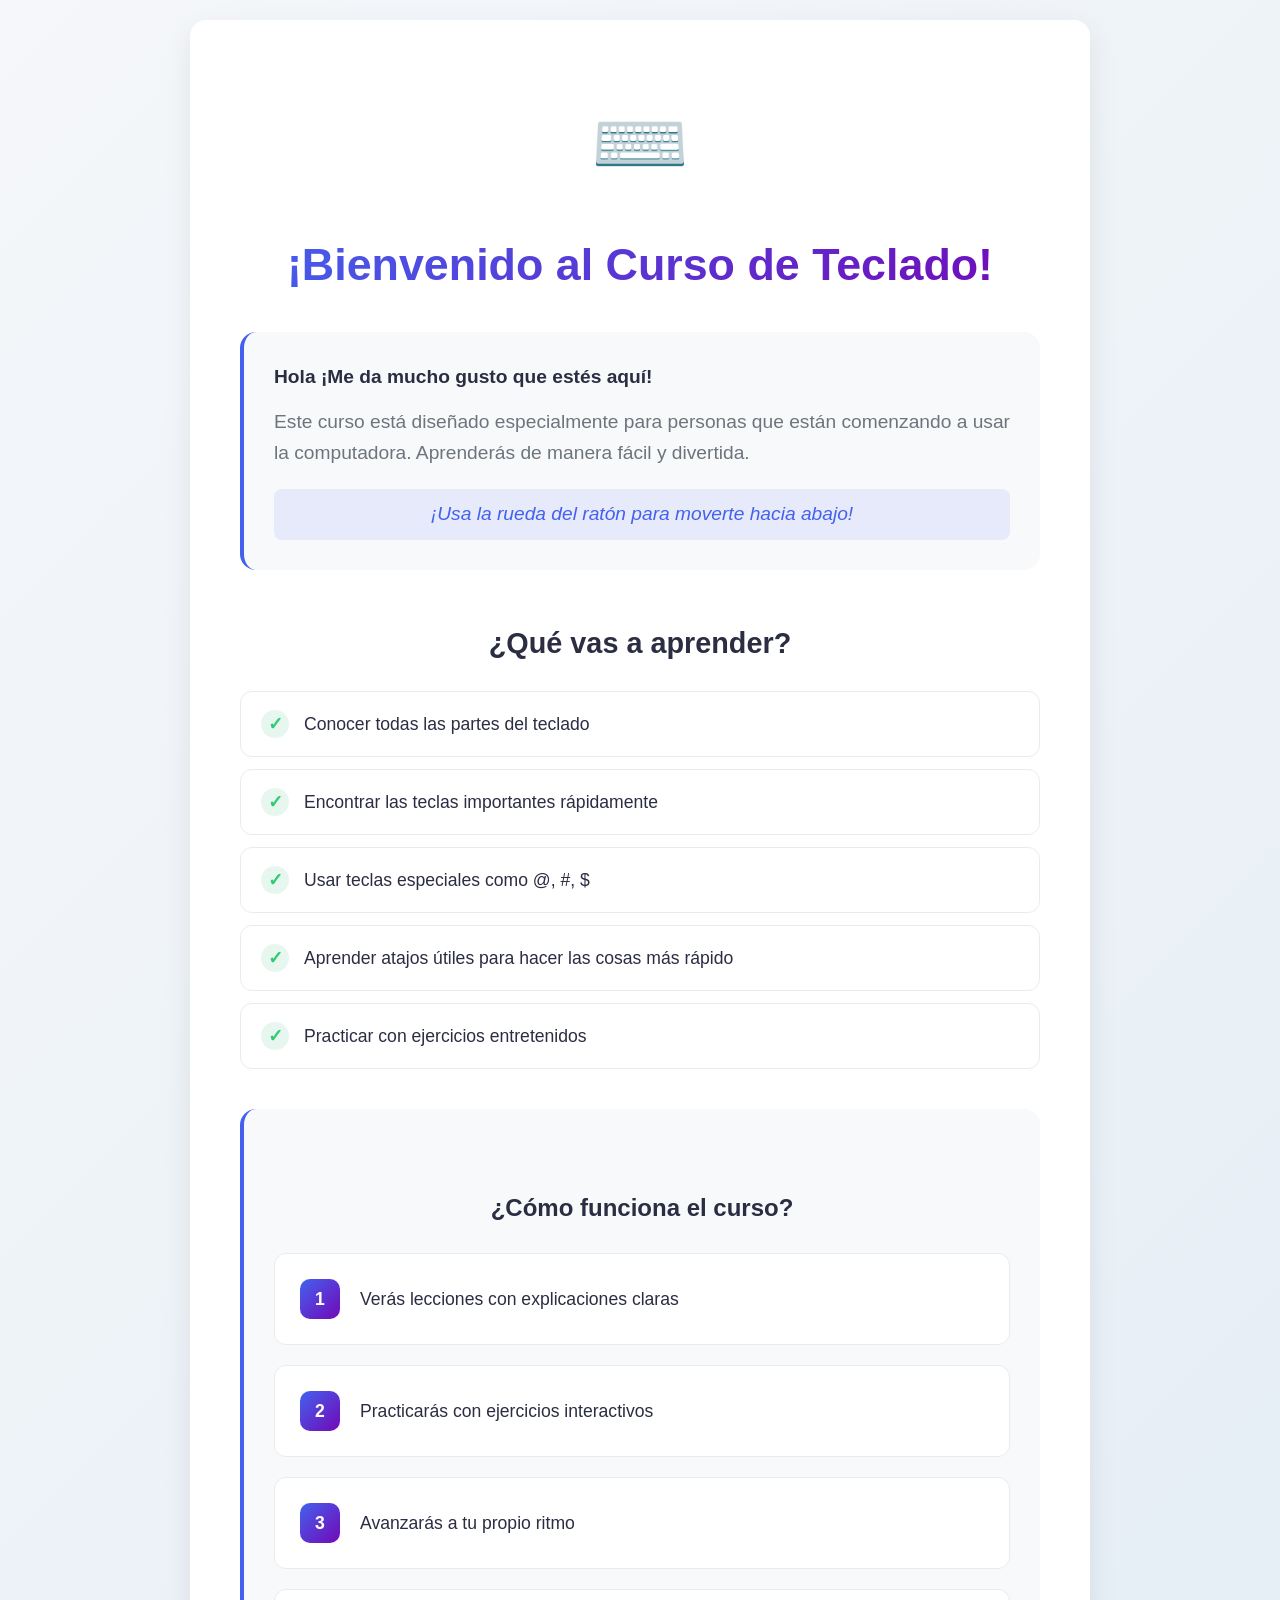
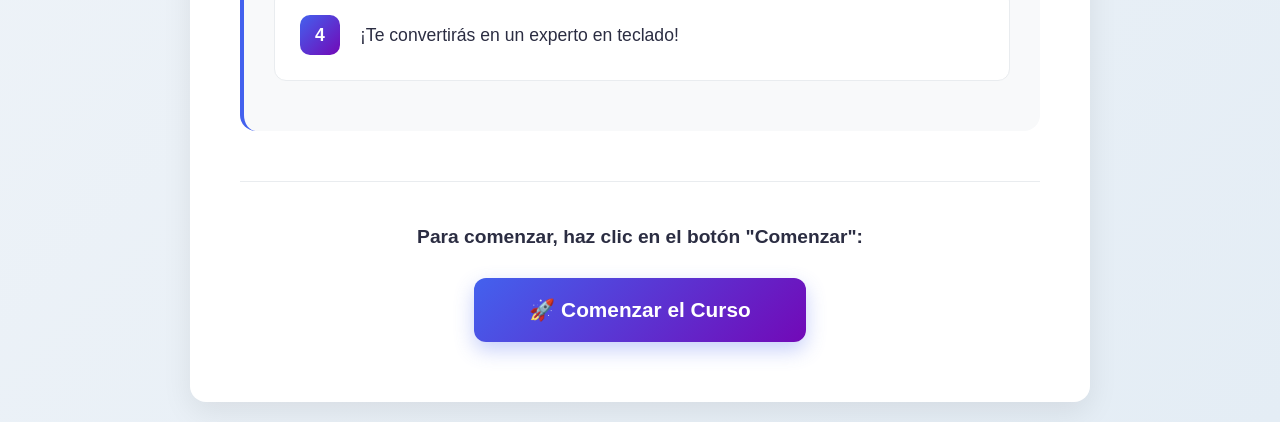
<file: how-to-use-a-keyboard/index.html>
<!DOCTYPE html>
<html lang="es">

<head>
    <meta charset="UTF-8">
    <meta name="viewport" content="width=device-width, initial-scale=1.0">
    <title>Document</title>
    <link rel="stylesheet" type="text/css" href="css/styles.css" />
</head>

<body>
    <div id="welcome-screen" class="page-container">
        <div class="welcome-section">
            <div class="welcome-icon">⌨️</div>
            <h1>¡Bienvenido al Curso de Teclado!</h1>

            <div class="instructions">
                <p><strong>Hola ¡Me da mucho gusto que estés aquí!</strong></p>
                <p>Este curso está diseñado especialmente para personas que están comenzando a usar la computadora.
                    Aprenderás de manera fácil y divertida.</p>
                <p id="scroll">¡Usa la rueda del ratón para moverte hacia abajo!</p>
            </div>

            <h2>¿Qué vas a aprender?</h2>
            <ul class="features-list">
                <li>Conocer todas las partes del teclado</li>
                <li>Encontrar las teclas importantes rápidamente</li>
                <li>Usar teclas especiales como @, #, $</li>
                <li>Aprender atajos útiles para hacer las cosas más rápido</li>
                <li>Practicar con ejercicios entretenidos</li>
            </ul>

            <div class="instructions">
                <h3>¿Cómo funciona el curso?</h3>
                <div class="step">
                    <div class="step-number">1</div>
                    <div>Verás lecciones con explicaciones claras</div>
                </div>
                <div class="step">
                    <div class="step-number">2</div>
                    <div>Practicarás con ejercicios interactivos</div>
                </div>
                <div class="step">
                    <div class="step-number">3</div>
                    <div>Avanzarás a tu propio ritmo</div>
                </div>
                <div class="step">
                    <div class="step-number">4</div>
                    <div>¡Te convertirás en un experto en teclado!</div>
                </div>
            </div>

            <div class="navigation">
                <p><strong>Para comenzar, haz clic en el botón "Comenzar":</strong></p>
                <button class="btn btn-large" id="start-btn">
                    🚀 Comenzar el Curso
                </button>
            </div>
        </div>
    </div>

    <!-- LECCIÓN 1: Teclado Alfanumérico -->
    <div id="lesson-1" class="page-container hidden">
        <div class="lesson-section">
            <h1>Lección 1: Teclado Alfanumérico</h1>

            <!-- Explicación -->
            <div class="explanation-box">
                <h2>¿Qué es el Teclado Alfanumérico?</h2>
                <p>El teclado alfanumérico es la parte principal del teclado que contiene las letras y números que
                    usamos para escribir.</p>
                <div class="features-grid">
                    <div class="feature-item">
                        <span class="feature-icon">🔤</span>
                        <strong>Letras</strong>
                        <p>A B C ... Z</p>
                    </div>
                    <div class="feature-item">
                        <span class="feature-icon">🔢</span>
                        <strong>Números</strong>
                        <p>1 2 3 ... 0</p>
                    </div>
                    <div class="feature-item">
                        <span class="feature-icon">⚡</span>
                        <strong>Teclas importantes</strong>
                        <p>Espacio, Enter, Shift</p>
                    </div>
                </div>
            </div>

            <!-- Teclado Principal -->
            <div class="keyboard-section">
                <h3>Teclado Principal</h3>
                <div id="main-keyboard-1" class="keyboard">
                    <!-- Fila numérica -->
                    <div class="keyboard-row">
                        <div class="key key-symbol" data-code="Backquote">
                            <span class="primary">°| ¬</span>
                        </div>
                        <div class="key key-number" data-code="Digit1">
                            <span class="primary">1</span>
                            <span class="secondary">!</span>
                        </div>
                        <div class="key key-number" data-code="Digit2">
                            <span class="primary">2</span>
                            <span class="secondary">"</span>
                        </div>
                        <div class="key key-number" data-code="Digit3">
                            <span class="primary">3</span>
                            <span class="secondary">#</span>
                        </div>
                        <div class="key key-number" data-code="Digit4">
                            <span class="primary">4</span>
                            <span class="secondary">$</span>
                        </div>
                        <div class="key key-number" data-code="Digit5">
                            <span class="primary">5</span>
                            <span class="secondary">%</span>
                        </div>
                        <div class="key key-number" data-code="Digit6">
                            <span class="primary">6</span>
                            <span class="secondary">&amp;</span>
                        </div>
                        <div class="key key-number" data-code="Digit7">
                            <span class="primary">7</span>
                            <span class="secondary">/</span>
                        </div>
                        <div class="key key-number" data-code="Digit8">
                            <span class="primary">8</span>
                            <span class="secondary">(</span>
                        </div>
                        <div class="key key-number" data-code="Digit9">
                            <span class="primary">9</span>
                            <span class="secondary">)</span>
                        </div>
                        <div class="key key-number" data-code="Digit0">
                            <span class="primary">0</span>
                            <span class="secondary">=</span>
                        </div>
                        <div class="key key-symbol" data-code="apostrophe">
                            <span class="primary">'</span>
                            <span class="secondary">? \</span>
                        </div>
                        <div class="key key-symbol" data-code="Question-Mark">
                            <span class="primary">¿</span>
                            <span class="secondary">¡</span>
                        </div>
                        <div class="key key-delete" data-code="Backspace">←</div>
                    </div>

                    <!-- Fila QWERTY -->
                    <div class="keyboard-row">
                        <div class="key key-tab" data-code="Tab">Tab</div>
                        <div class="key key-letter" data-code="KeyQ">
                            <span class="primary">Q</span>
                            <span class="secondary">@</span>
                        </div>
                        <div class="key key-letter" data-code="KeyW">W</div>
                        <div class="key key-letter" data-code="KeyE">E</div>
                        <div class="key key-letter" data-code="KeyR">R</div>
                        <div class="key key-letter" data-code="KeyT">T</div>
                        <div class="key key-letter" data-code="KeyY">Y</div>
                        <div class="key key-letter" data-code="KeyU">U</div>
                        <div class="key key-letter" data-code="KeyI">I</div>
                        <div class="key key-letter" data-code="KeyO">O</div>
                        <div class="key key-letter" data-code="KeyP">P</div>
                        <div class="key key-symbol" data-code="BracketLeft">
                            <span class="primary">´´</span>
                            <span class="secondary">¨</span>
                        </div>
                        <div class="key key-symbol" data-code="BracketRight">
                            <span class="primary">+</span>
                            <span class="secondary">*~</span>
                        </div>
                    </div>

                    <!-- Fila ASDF -->
                    <div class="keyboard-row">
                        <div class="key key-capslock" data-code="CapsLock">Bloq Máyus</div>
                        <div class="key key-letter" data-code="KeyA">A</div>
                        <div class="key key-letter" data-code="KeyS">S</div>
                        <div class="key key-letter" data-code="KeyD">D</div>
                        <div class="key key-letter" data-code="KeyF">F</div>
                        <div class="key key-letter" data-code="KeyG">G</div>
                        <div class="key key-letter" data-code="KeyH">H</div>
                        <div class="key key-letter" data-code="KeyJ">J</div>
                        <div class="key key-letter" data-code="KeyK">K</div>
                        <div class="key key-letter" data-code="KeyL">L</div>
                        <div class="key key-letter" data-code="KeyL">Ñ</div>
                        <div class="key key-symbol" data-code="Semicolon">
                            <span class="primary">{</span>
                            <span class="secondary">[^</span>
                        </div>
                        <div class="key key-symbol" data-code="Quote">
                            <span class="primary">}</span>
                            <span class="secondary">]`</span>
                        </div>
                        <div class="key key-enter" data-code="Enter">Enter</div>
                    </div>

                    <!-- Fila ZXCV -->
                    <div class="keyboard-row">
                        <div class="key key-shift left-shift" data-code="ShiftLeft">Shift</div>
                        <div class="key key-symbol" data-code="symbol less-than greater-than">
                            <span class="primary">&lt;</span><span class="secondary">&gt;</span>
                        </div>
                        <div class="key key-letter" data-code="KeyZ">Z</div>
                        <div class="key key-letter" data-code="KeyX">X</div>
                        <div class="key key-letter" data-code="KeyC">C</div>
                        <div class="key key-letter" data-code="KeyV">V</div>
                        <div class="key key-letter" data-code="KeyB">B</div>
                        <div class="key key-letter" data-code="KeyN">N</div>
                        <div class="key key-letter" data-code="KeyM">M</div>
                        <div class="key key-symbol" data-code="Comma">
                            <span class="primary">,</span>
                            <span class="secondary">;</span>
                        </div>
                        <div class="key key-symbol" data-code="Period">
                            <span class="primary">.</span>
                            <span class="secondary">:</span>
                        </div>
                        <div class="key key-symbol" data-code="guion hyphen underscore">
                            <span class="primary">-</span>
                            <span class="secondary">_</span>
                        </div>
                        <div class="key key-shift right-shift" data-code="ShiftRight">Shift</div>
                    </div>

                    <!-- Fila de espacio -->
                    <div class="keyboard-row">
                        <div class="key key-control left-ctrl" data-code="ControlLeft">Ctrl</div>
                        <div class="key key-windows left-win" data-code="MetaLeft">Win</div>
                        <div class="key key-alt left-alt" data-code="AltLeft">Alt</div>
                        <div class="key key-spacebar" data-code="Space">Espacio</div>
                        <div class="key key-alt right-alt" data-code="AltRight">Alt Gr</div>
                        <div class="key key-windows right-win" data-code="MetaRight">Win</div>
                        <div class="key key-control right-ctrl" data-code="ControlRight">Ctrl</div>
                    </div>
                </div>
            </div>

            <!-- Ejercicios -->
            <div class="exercises-section">
                <h2>Ejercicios Prácticos</h2>

                <!-- Ejercicio 1: Vocales -->
                <div class="exercise-card" id="exercise-vowels">
                    <h3>Ejercicio 1: Encuentra las Vocales</h3>
                    <p>Presiona las teclas de las vocales en tu teclado físico y obsérvalas brillar en el teclado de
                        arriba.</p>
                    <div class="vowels-container">
                        <div class="vowel-key" data-vowel="A">A</div>
                        <div class="vowel-key" data-vowel="E">E</div>
                        <div class="vowel-key" data-vowel="I">I</div>
                        <div class="vowel-key" data-vowel="O">O</div>
                        <div class="vowel-key" data-vowel="U">U</div>
                    </div>
                    <div class="exercise-feedback" id="vowels-feedback"></div>
                </div>

                <!-- Ejercicio 2: Escribe tu nombre -->
                <div class="exercise-card" id="exercise-name">
                    <h3>Ejercicio 2: Escribe tu Nombre</h3>
                    <p>Escribe tu nombre usando el teclado:</p>
                    <div class="input-hint">💡 Ejemplo: Teresa</div>
                    <input type="text" class="exercise-input" id="name-input" placeholder="Haz click y escribe..."
                        maxlength="20">
                    <div class="exercise-feedback" id="name-feedback"></div>
                </div>

                <!-- Ejercicio 3: Escribe tu apellido -->
                <div class="exercise-card" id="exercise-lastname">
                    <h3>Ejercicio 3: Escribe tu Apellido</h3>
                    <p>Ahora escribe tu apellido en el siguiente cuadro:</p>
                    <div class="input-hint">💡 Ejemplo: Suarez</div>
                    <input type="text" class="exercise-input" id="lastname-input" placeholder="Haz click y escribe..."
                        maxlength="20">
                    <div class="exercise-feedback" id="lastname-feedback"></div>
                </div>

                <!-- Progreso -->
                <div class="progress-section">
                    <h4>Tu Progreso:</h4>
                    <div class="progress-bar">
                        <div class="progress-fill" id="lesson-progress"></div>
                    </div>
                    <div class="progress-text" id="progress-text">0% completado</div>
                </div>
            </div>


            <div class="navigation">
                <button class="btn btn-secondary" id="back-to-welcome-1">← Volver</button>
                <button class="btn" id="next-to-2">Siguiente Lección →</button>
            </div>
        </div>
    </div>

    <!-- LECCIÓN 2: Teclado Numérico Superior -->
    <div id="lesson-2" class="page-container hidden">
        <div class="lesson-section">
            <h1>Lección 2: Teclado Numérico Superior</h1>

            <!-- Explicación -->
            <div class="explanation-box">
                <h2>¿Qué es el Teclado Numérico Superior?</h2>
                <p>Es la fila superior del teclado donde encuentras los números del 0 al 9 y símbolos especiales.</p>
                <div class="features-grid">
                    <div class="feature-item">
                        <span class="feature-icon">🔢</span>
                        <strong>Números</strong>
                        <p>1 2 3 4 5 6 7 8 9 0</p>
                    </div>
                    <div class="feature-item">
                        <span class="feature-icon">⚡</span>
                        <strong>Símbolos</strong>
                        <p>! @ # $ % ^ & * ( )</p>
                    </div>
                    <div class="feature-item">
                        <span class="feature-icon">💡</span>
                        <strong>Consejo</strong>
                        <p>Usa Shift + número para los símbolos</p>
                    </div>
                </div>
            </div>

            <div class="lesson-content">
                <!-- Teclado Principal -->
                <div class="keyboard-section">
                    <h3>Teclado Principal - Fila Numérica</h3>
                    <div id="main-keyboard-2" class="keyboard">
                        <!-- Fila numérica -->
                        <div class="keyboard-row">
                            <div class="key key-symbol" data-code="Backquote">
                                <span class="primary">°| ¬</span>
                            </div>
                            <div class="key key-number" data-code="Digit1">
                                <span class="primary">1</span>
                                <span class="secondary">!</span>
                            </div>
                            <div class="key key-number" data-code="Digit2">
                                <span class="primary">2</span>
                                <span class="secondary">"</span>
                            </div>
                            <div class="key key-number" data-code="Digit3">
                                <span class="primary">3</span>
                                <span class="secondary">#</span>
                            </div>
                            <div class="key key-number" data-code="Digit4">
                                <span class="primary">4</span>
                                <span class="secondary">$</span>
                            </div>
                            <div class="key key-number" data-code="Digit5">
                                <span class="primary">5</span>
                                <span class="secondary">%</span>
                            </div>
                            <div class="key key-number" data-code="Digit6">
                                <span class="primary">6</span>
                                <span class="secondary">&amp;</span>
                            </div>
                            <div class="key key-number" data-code="Digit7">
                                <span class="primary">7</span>
                                <span class="secondary">/</span>
                            </div>
                            <div class="key key-number" data-code="Digit8">
                                <span class="primary">8</span>
                                <span class="secondary">(</span>
                            </div>
                            <div class="key key-number" data-code="Digit9">
                                <span class="primary">9</span>
                                <span class="secondary">)</span>
                            </div>
                            <div class="key key-number" data-code="Digit0">
                                <span class="primary">0</span>
                                <span class="secondary">=</span>
                            </div>
                            <div class="key key-symbol" data-code="apostrophe">
                                <span class="primary">'</span>
                                <span class="secondary">? \</span>
                            </div>
                            <div class="key key-symbol" data-code="Question-Mark">
                                <span class="primary">¿</span>
                                <span class="secondary">¡</span>
                            </div>
                            <div class="key key-delete" data-code="Backspace">←</div>
                        </div>

                        <!-- Fila QWERTY -->
                        <div class="keyboard-row">
                            <div class="key key-tab" data-code="Tab">Tab</div>
                            <div class="key key-letter" data-code="KeyQ">
                                <span class="primary">Q</span>
                                <span class="secondary">@</span>
                            </div>
                            <div class="key key-letter" data-code="KeyW">W</div>
                            <div class="key key-letter" data-code="KeyE">E</div>
                            <div class="key key-letter" data-code="KeyR">R</div>
                            <div class="key key-letter" data-code="KeyT">T</div>
                            <div class="key key-letter" data-code="KeyY">Y</div>
                            <div class="key key-letter" data-code="KeyU">U</div>
                            <div class="key key-letter" data-code="KeyI">I</div>
                            <div class="key key-letter" data-code="KeyO">O</div>
                            <div class="key key-letter" data-code="KeyP">P</div>
                            <div class="key key-symbol" data-code="BracketLeft">
                                <span class="primary">´´</span>
                                <span class="secondary">¨</span>
                            </div>
                            <div class="key key-symbol" data-code="BracketRight">
                                <span class="primary">+</span>
                                <span class="secondary">*~</span>
                            </div>
                        </div>

                        <!-- Fila ASDF -->
                        <div class="keyboard-row">
                            <div class="key key-capslock" data-code="CapsLock">Bloq Máyus</div>
                            <div class="key key-letter" data-code="KeyA">A</div>
                            <div class="key key-letter" data-code="KeyS">S</div>
                            <div class="key key-letter" data-code="KeyD">D</div>
                            <div class="key key-letter" data-code="KeyF">F</div>
                            <div class="key key-letter" data-code="KeyG">G</div>
                            <div class="key key-letter" data-code="KeyH">H</div>
                            <div class="key key-letter" data-code="KeyJ">J</div>
                            <div class="key key-letter" data-code="KeyK">K</div>
                            <div class="key key-letter" data-code="KeyL">L</div>
                            <div class="key key-letter" data-code="KeyL">Ñ</div>
                            <div class="key key-symbol" data-code="Semicolon">
                                <span class="primary">{</span>
                                <span class="secondary">[^</span>
                            </div>
                            <div class="key key-symbol" data-code="Quote">
                                <span class="primary">}</span>
                                <span class="secondary">]`</span>
                            </div>
                            <div class="key key-enter" data-code="Enter">Enter</div>
                        </div>

                        <!-- Fila ZXCV -->
                        <div class="keyboard-row">
                            <div class="key key-shift left-shift" data-code="ShiftLeft">Shift</div>
                            <div class="key key-symbol" data-code="symbol less-than greater-than">
                                <span class="primary">&lt;</span><span class="secondary">&gt;</span>
                            </div>
                            <div class="key key-letter" data-code="KeyZ">Z</div>
                            <div class="key key-letter" data-code="KeyX">X</div>
                            <div class="key key-letter" data-code="KeyC">C</div>
                            <div class="key key-letter" data-code="KeyV">V</div>
                            <div class="key key-letter" data-code="KeyB">B</div>
                            <div class="key key-letter" data-code="KeyN">N</div>
                            <div class="key key-letter" data-code="KeyM">M</div>
                            <div class="key key-symbol" data-code="Comma">
                                <span class="primary">,</span>
                                <span class="secondary">;</span>
                            </div>
                            <div class="key key-symbol" data-code="Period">
                                <span class="primary">.</span>
                                <span class="secondary">:</span>
                            </div>
                            <div class="key key-symbol" data-code="guion hyphen underscore">
                                <span class="primary">-</span>
                                <span class="secondary">_</span>
                            </div>
                            <div class="key key-shift right-shift" data-code="ShiftRight">Shift</div>
                        </div>

                        <!-- Fila de espacio -->
                        <div class="keyboard-row">
                            <div class="key key-control left-ctrl" data-code="ControlLeft">Ctrl</div>
                            <div class="key key-windows left-win" data-code="MetaLeft">Win</div>
                            <div class="key key-alt left-alt" data-code="AltLeft">Alt</div>
                            <div class="key key-spacebar" data-code="Space">Espacio</div>
                            <div class="key key-alt right-alt" data-code="AltRight">Alt Gr</div>
                            <div class="key key-windows right-win" data-code="MetaRight">Win</div>
                            <div class="key key-control right-ctrl" data-code="ControlRight">Ctrl</div>
                        </div>
                    </div>
                </div>

                <!-- Ejercicios -->
                <div class="exercises-section">
                    <h2>Ejercicios Prácticos</h2>

                    <!-- Ejercicio 1: Números del 1-9 -->
                    <div class="exercise-card" id="exercise-numbers">
                        <h3>Ejercicio 1: Encuentra los Números</h3>
                        <p>Presiona los números del 1 al 0 en tu teclado físico y obsérvalos brillar en el teclado de
                            arriba.</p>
                        <div class="numbers-container">
                            <div class="number-key" data-number="1">1</div>
                            <div class="number-key" data-number="2">2</div>
                            <div class="number-key" data-number="3">3</div>
                            <div class="number-key" data-number="4">4</div>
                            <div class="number-key" data-number="5">5</div>
                            <div class="number-key" data-number="6">6</div>
                            <div class="number-key" data-number="7">7</div>
                            <div class="number-key" data-number="8">8</div>
                            <div class="number-key" data-number="9">9</div>
                            <div class="number-key" data-number="0">0</div>
                        </div>
                        <div class="exercise-feedback" id="numbers-feedback"></div>
                    </div>

                    <!-- Ejercicio 2: Año de nacimiento -->
                    <div class="exercise-card" id="exercise-birthyear">
                        <h3>Ejercicio 2: Escribe tu Año de Nacimiento</h3>
                        <p>Escribe el año en que naciste (4 números):</p>
                        <div class="input-hint">💡 Ejemplo: 1962</div>
                        <input type="text" class="exercise-input" id="birthyear-input"
                            placeholder="Haz clic aquí y escribe..." maxlength="4" pattern="[0-9]{4}">
                        <div class="exercise-feedback" id="birthyear-feedback"></div>
                    </div>

                    <!-- Ejercicio 3: Edad -->
                    <div class="exercise-card" id="exercise-age">
                        <h3>Ejercicio 3: Escribe tu Edad</h3>
                        <p>Ahora escribe tu edad actual en números:</p>
                        <div class="input-hint">💡 Ejemplo: 80</div>
                        <input type="text" class="exercise-input" id="age-input"
                            placeholder="Haz clic aquí y escribe..." maxlength="3" pattern="[0-9]{1,3}">
                        <div class="exercise-feedback" id="age-feedback"></div>
                    </div>

                    <!-- Ejercicio 4: Año actual -->
                    <div class="exercise-card" id="exercise-currentyear">
                        <h3>Ejercicio 4: Escribe el Año Actual</h3>
                        <p>Finalmente, escribe el año actual:</p>
                        <div class="input-hint">💡 Ejemplo: 2025</div>
                        <input type="text" class="exercise-input" id="currentyear-input"
                            placeholder="Haz clic aquí y escribe..." maxlength="4" pattern="[0-9]{4}">
                        <div class="exercise-feedback" id="currentyear-feedback"></div>
                    </div>

                    <!-- Progreso -->
                    <div class="progress-section">
                        <h4>Tu Progreso:</h4>
                        <div class="progress-bar">
                            <div class="progress-fill" id="lesson-progress-2"></div>
                        </div>
                        <div class="progress-text" id="progress-text-2">0% completado</div>
                    </div>
                </div>

                <div class="navigation">
                    <button class="btn btn-secondary" id="back-to-1">← Lección Anterior</button>
                    <button class="btn" id="next-to-3">Siguiente Lección →</button>
                </div>
            </div>
        </div>
    </div>

    <!-- LECCIÓN 3: Teclas especiales -->
    <div id="lesson-3" class="page-container hidden">
        <div class="lesson-section">
            <h1>Lección 3: Teclas Especiales</h1>

            <div class="explanation-box">
                <h2>¿Qué son las Teclas Especiales?</h2>
                <p>Estas teclas no escriben letras ni números, pero son muy importantes para usar el teclado
                    correctamente.</p>

                <!-- Navegación entre grupos -->
                <div class="keyboard-navigation">
                    <button class="key-nav-btn active" data-target="writing">
                        <span class="nav-icon">✏️</span>
                        Escritura y Formato
                    </button>
                    <button class="key-nav-btn" data-target="modification">
                        <span class="nav-icon">🔑</span>
                        Modificación
                    </button>
                    <button class="key-nav-btn" data-target="editing">
                        <span class="nav-icon">✂️</span>
                        Edición
                    </button>
                    <button class="key-nav-btn" data-target="system">
                        <span class="nav-icon">🪟</span>
                        Sistema
                    </button>
                </div>

                <!-- Grupos de teclas -->
                <div class="key-cards-container">

                    <!-- Grupo 1: Escritura y Formato -->
                    <div id="cards-writing" class="key-cards-group active">
                        <div class="group-description">
                            <h3>✏️ Teclas de escritura y formato</h3>
                            <p>Estas teclas te ayudan a organizar lo que escribes, haciendo que el texto tenga forma y
                                sentido.</p>
                        </div>
                        <div class="features-grid">
                            <!-- Espacio -->
                            <div class="key-info-simple" data-key="Space">
                                <div class="key-header">
                                    <div class="key-icon-simple">␣</div>
                                    <h3>Tecla Espacio</h3>
                                </div>
                                <div class="key-details">
                                    <div class="detail-card">
                                        <h4>Función</h4>
                                        <p>Separa palabras.</p>
                                    </div>
                                    <div class="detail-card">
                                        <h4>¿Cómo usarla?</h4>
                                        <p>Presiona una vez para dejar un espacio.</p>
                                    </div>
                                    <div class="detail-card">
                                        <h4>Tip</h4>
                                        <p>Cada pulsación inserta un espacio; mantenerla pulsada crea varios espacios.
                                        </p>
                                    </div>
                                </div>
                                <div class="example-card">
                                    <h4>Ejemplo</h4>
                                    <p>
                                        <code>Holaamigo</code> → <strong>Hola amigo</strong><br>
                                        La tecla espacio nos permite separar "Hola" de "amigo".
                                    </p>
                                </div>
                            </div>

                            <!-- Enter -->
                            <div class="key-info-simple" data-key="Enter">
                                <div class="key-header">
                                    <div class="key-icon-simple">↵</div>
                                    <h3>Tecla Enter</h3>
                                </div>
                                <div class="key-details">
                                    <div class="detail-card">
                                        <h4>Función</h4>
                                        <p>Salta de línea o confirma una acción.</p>
                                    </div>
                                    <div class="detail-card">
                                        <h4>¿Cómo usarla?</h4>
                                        <p>Presiona para crear nueva línea o enviar formularios.</p>
                                    </div>
                                    <div class="detail-card">
                                        <h4>Tip</h4>
                                        <p>En textos, crea un nuevo párrafo; en formularios, envía la información.</p>
                                    </div>
                                </div>
                                <div class="example-card">
                                    <h4>Ejemplo</h4>
                                    <p>
                                        Al terminar de escribir un párrafo, presiona Enter para comenzar uno nuevo.
                                    </p>
                                </div>
                            </div>

                            <!-- Tab -->
                            <div class="key-info-simple" data-key="Tab">
                                <div class="key-header">
                                    <div class="key-icon-simple">⇥</div>
                                    <h3>Tecla Tabulador</h3>
                                </div>
                                <div class="key-details">
                                    <div class="detail-card">
                                        <h4>Función</h4>
                                        <p>Mueve el cursor a la siguiente posición/tabulación.</p>
                                    </div>
                                    <div class="detail-card">
                                        <h4>¿Cómo usarla?</h4>
                                        <p>Presiona para mover el cursor al siguiente campo o crear sangría.</p>
                                    </div>
                                    <div class="detail-card">
                                        <h4>Tip</h4>
                                        <p>En formularios, salta entre campos; en textos, crea sangrías profesionales.
                                        </p>
                                    </div>
                                </div>
                                <div class="example-card">
                                    <h4>Ejemplo</h4>
                                    <p>
                                        En un formulario web, presiona Tab para pasar del campo "Nombre" al "Apellido".
                                    </p>
                                </div>
                            </div>

                            <!-- Caps Lock -->
                            <div class="key-info-simple" data-key="CapsLock">
                                <div class="key-header">
                                    <div class="key-icon-simple">⇪</div>
                                    <h3>Tecla Bloq Mayús</h3>
                                </div>
                                <div class="key-details">
                                    <div class="detail-card">
                                        <h4>Función</h4>
                                        <p>Cambia a mayúsculas permanentes.</p>
                                    </div>
                                    <div class="detail-card">
                                        <h4>¿Cómo usarla?</h4>
                                        <p>Presiona una vez para activar, presiona nuevamente para desactivar.</p>
                                    </div>
                                    <div class="detail-card">
                                        <h4>Tip</h4>
                                        <p>Ideal para escribir muchas mayúsculas seguidas; una luz en el teclado indica
                                            si está activo.</p>
                                    </div>
                                </div>
                                <div class="example-card">
                                    <h4>Ejemplo</h4>
                                    <p>
                                        Para escribir "CHILE" en mayúsculas: presiona Bloq Máyus, escribe CHILE,
                                        presiona otra vez BBloq Máyus para desactivar.
                                    </p>
                                </div>
                            </div>
                        </div>
                    </div>

                    <!-- Grupo 2: Modificación -->
                    <div id="cards-modification" class="key-cards-group">
                        <div class="group-description">
                            <h3>🔑 Teclas de modificación</h3>
                            <p>Estas teclas son como "ayudantes": trabajan en equipo con otras teclas para hacer cosas
                                diferentes.</p>
                        </div>
                        <div class="features-grid">
                            <!-- Ctrl -->
                            <div class="key-info-simple" data-key="Control">
                                <div class="key-header">
                                    <div class="key-icon-simple">Ctrl</div>
                                    <h3>Tecla Control</h3>
                                </div>
                                <div class="key-details">
                                    <div class="detail-card">
                                        <h4>Función</h4>
                                        <p>Permite atajos (Ctrl + C para copiar, Ctrl + V para pegar, etc.).</p>
                                    </div>
                                    <div class="detail-card">
                                        <h4>¿Cómo usarla?</h4>
                                        <p>Mantén presionada mientras pulsas otra tecla.</p>
                                    </div>
                                    <div class="detail-card">
                                        <h4>Tip</h4>
                                        <p>Combinada con otras teclas realiza acciones rápidas.</p>
                                    </div>
                                </div>
                                <div class="example-card">
                                    <h4>Ejemplo</h4>
                                    <p>
                                        Para copiar texto: selecciona el texto y presiona Ctrl + C; para pegarlo: Ctrl +
                                        V.
                                    </p>
                                </div>
                            </div>

                            <!-- Shift -->
                            <div class="key-info-simple" data-key="Shift">
                                <div class="key-header">
                                    <div class="key-icon-simple">⇧</div>
                                    <h3>Tecla Shift</h3>
                                </div>
                                <div class="key-details">
                                    <div class="detail-card">
                                        <h4>Función</h4>
                                        <p>Cambia el carácter (mayúsculas, símbolos).</p>
                                    </div>
                                    <div class="detail-card">
                                        <h4>¿Cómo usarla?</h4>
                                        <p>Mantén presionada mientras pulsas otra tecla.</p>
                                    </div>
                                    <div class="detail-card">
                                        <h4>Tip</h4>
                                        <p>Usa Shift + letra para mayúsculas; Shift + número para símbolos (!, @, #,
                                            etc.).</p>
                                    </div>
                                </div>
                                <div class="example-card">
                                    <h4>Ejemplo</h4>
                                    <p>
                                        Para escribir "Hola" con H mayúscula: mantén Shift + presiona H, luego suelta y
                                        escribe "ola".
                                    </p>
                                </div>
                            </div>

                            <!-- Alt Gr -->
                            <div class="key-info-simple" data-key="AltGr">
                                <div class="key-header">
                                    <div class="key-icon-simple">Alt Gr</div>
                                    <h3>Tecla Alternativa Gráfica</h3>
                                </div>
                                <div class="key-details">
                                    <div class="detail-card">
                                        <h4>Función</h4>
                                        <p>Escribe caracteres especiales (como @ o #).</p>
                                    </div>
                                    <div class="detail-card">
                                        <h4>¿Cómo usarla?</h4>
                                        <p>Mantén presionada mientras pulsas teclas con terceros símbolos.</p>
                                    </div>
                                    <div class="detail-card">
                                        <h4>Tip</h4>
                                        <p>Esencial para escribir arroba (@), almohadilla (#), euro (€) y otros símbolos
                                            especiales.</p>
                                    </div>
                                </div>
                                <div class="example-card">
                                    <h4>Ejemplo</h4>
                                    <p>
                                        Para escribir arroba (@) en muchos teclados: mantén Alt Gr + presiona la tecla Q
                                        o 2.
                                    </p>
                                </div>
                            </div>
                        </div>
                    </div>

                    <!-- Grupo 3: Edición -->
                    <div id="cards-editing" class="key-cards-group">
                        <div class="group-description">
                            <h3>✂️ Teclas de edición</h3>
                            <p>Estas teclas son las que usamos cuando queremos corregir o quitar algo.</p>
                        </div>
                        <div class="features-grid">
                            <!-- Backspace -->
                            <div class="key-info-simple" data-key="Backspace">
                                <div class="key-header">
                                    <div class="key-icon-simple">⌫</div>
                                    <h3>Tecla Retroceso</h3>
                                </div>
                                <div class="key-details">
                                    <div class="detail-card">
                                        <h4>Función</h4>
                                        <p>Elimina texto o elementos.</p>
                                    </div>
                                    <div class="detail-card">
                                        <h4>¿Cómo usarla?</h4>
                                        <p>Presiona para borrar caracteres antes del cursor.</p>
                                    </div>
                                    <div class="detail-card">
                                        <h4>Tip</h4>
                                        <p>Mantenerla pulsada borra texto rápidamente.</p>
                                    </div>
                                </div>
                                <div class="example-card">
                                    <h4>Ejemplo</h4>
                                    <p>
                                        Si escribes <code>Autoo</code> por error, usa Borrar para borrar la "o"
                                        extra.
                                    </p>
                                </div>
                            </div>
                        </div>
                    </div>

                    <!-- Grupo 4: Sistema -->
                    <div id="cards-system" class="key-cards-group">
                        <div class="group-description">
                            <h3>🪟 Teclas del sistema o acceso rápido</h3>
                            <p>Estas teclas no sirven para escribir, pero ayudan a moverte por el computador y acceder a
                                funciones especiales.</p>
                        </div>
                        <div class="features-grid">
                            <!-- Windows -->
                            <div class="key-info-simple" data-key="Windows">
                                <div class="key-header">
                                    <div class="key-icon-simple">⊞</div>
                                    <h3>Tecla Windows</h3>
                                </div>
                                <div class="key-details">
                                    <div class="detail-card">
                                        <h4>Función</h4>
                                        <p>Abre el menú inicio y permite accesos rápidos.</p>
                                    </div>
                                    <div class="detail-card">
                                        <h4>¿Cómo usarla?</h4>
                                        <p>Presiona sola para abrir el menú Inicio; combínala con otras teclas.</p>
                                    </div>
                                    <div class="detail-card">
                                        <h4>Tip</h4>
                                        <p>Windows + E abre el Explorador; Windows + D muestra el escritorio.</p>
                                    </div>
                                </div>
                                <div class="example-card">
                                    <h4>Ejemplo</h4>
                                    <p>
                                        Para buscar un programa rápidamente: presiona Windows y escribe el nombre del
                                        programa.
                                    </p>
                                </div>
                            </div>
                        </div>
                    </div>
                </div>
            </div>

            <!-- Contenido de la lección con teclados por grupo -->
            <div class="lesson-content">
                <!-- Teclados por grupo -->
                <div class="keyboard-section">
                    <h3>Teclado Principal - <span id="current-group-title">Escritura y Formato ✏️</span></h3>

                    <!-- Teclado para Escritura y Formato -->
                    <div id="keyboard-lesson-3-writing" class="keyboard-variant active">
                        <div class="keyboard">
                            <!-- Fila numérica -->
                            <div class="keyboard-row">
                                <div class="key key-symbol" data-code="Backquote">
                                    <span class="primary">°| ¬</span>
                                </div>
                                <div class="key key-number" data-code="Digit1">
                                    <span class="primary">1</span>
                                    <span class="secondary">!</span>
                                </div>
                                <div class="key key-number" data-code="Digit2">
                                    <span class="primary">2</span>
                                    <span class="secondary">"</span>
                                </div>
                                <div class="key key-number" data-code="Digit3">
                                    <span class="primary">3</span>
                                    <span class="secondary">#</span>
                                </div>
                                <div class="key key-number" data-code="Digit4">
                                    <span class="primary">4</span>
                                    <span class="secondary">$</span>
                                </div>
                                <div class="key key-number" data-code="Digit5">
                                    <span class="primary">5</span>
                                    <span class="secondary">%</span>
                                </div>
                                <div class="key key-number" data-code="Digit6">
                                    <span class="primary">6</span>
                                    <span class="secondary">&amp;</span>
                                </div>
                                <div class="key key-number" data-code="Digit7">
                                    <span class="primary">7</span>
                                    <span class="secondary">/</span>
                                </div>
                                <div class="key key-number" data-code="Digit8">
                                    <span class="primary">8</span>
                                    <span class="secondary">(</span>
                                </div>
                                <div class="key key-number" data-code="Digit9">
                                    <span class="primary">9</span>
                                    <span class="secondary">)</span>
                                </div>
                                <div class="key key-number" data-code="Digit0">
                                    <span class="primary">0</span>
                                    <span class="secondary">=</span>
                                </div>
                                <div class="key key-symbol" data-code="apostrophe">
                                    <span class="primary">'</span>
                                    <span class="secondary">? \</span>
                                </div>
                                <div class="key key-symbol" data-code="Question-Mark">
                                    <span class="primary">¿</span>
                                    <span class="secondary">¡</span>
                                </div>
                                <div class="key key-delete" data-code="Backspace">←</div>
                            </div>

                            <!-- Fila QWERTY -->
                            <div class="keyboard-row">
                                <div class="key key-tab" data-code="Tab">Tab</div>
                                <div class="key key-letter" data-code="KeyQ">
                                    <span class="primary">Q</span>
                                    <span class="secondary">@</span>
                                </div>
                                <div class="key key-letter" data-code="KeyW">W</div>
                                <div class="key key-letter" data-code="KeyE">E</div>
                                <div class="key key-letter" data-code="KeyR">R</div>
                                <div class="key key-letter" data-code="KeyT">T</div>
                                <div class="key key-letter" data-code="KeyY">Y</div>
                                <div class="key key-letter" data-code="KeyU">U</div>
                                <div class="key key-letter" data-code="KeyI">I</div>
                                <div class="key key-letter" data-code="KeyO">O</div>
                                <div class="key key-letter" data-code="KeyP">P</div>
                                <div class="key key-symbol" data-code="BracketLeft">
                                    <span class="primary">´´</span>
                                    <span class="secondary">¨</span>
                                </div>
                                <div class="key key-symbol" data-code="BracketRight">
                                    <span class="primary">+</span>
                                    <span class="secondary">*~</span>
                                </div>
                            </div>

                            <!-- Fila ASDF -->
                            <div class="keyboard-row">
                                <div class="key key-capslock" data-code="CapsLock">Bloq Máyus</div>
                                <div class="key key-letter" data-code="KeyA">A</div>
                                <div class="key key-letter" data-code="KeyS">S</div>
                                <div class="key key-letter" data-code="KeyD">D</div>
                                <div class="key key-letter" data-code="KeyF">F</div>
                                <div class="key key-letter" data-code="KeyG">G</div>
                                <div class="key key-letter" data-code="KeyH">H</div>
                                <div class="key key-letter" data-code="KeyJ">J</div>
                                <div class="key key-letter" data-code="KeyK">K</div>
                                <div class="key key-letter" data-code="KeyL">L</div>
                                <div class="key key-letter" data-code="KeyL">Ñ</div>
                                <div class="key key-symbol" data-code="Semicolon">
                                    <span class="primary">{</span>
                                    <span class="secondary">[^</span>
                                </div>
                                <div class="key key-symbol" data-code="Quote">
                                    <span class="primary">}</span>
                                    <span class="secondary">]`</span>
                                </div>
                                <div class="key key-enter" data-code="Enter">Enter</div>
                            </div>

                            <!-- Fila ZXCV -->
                            <div class="keyboard-row">
                                <div class="key key-shift left-shift" data-code="ShiftLeft">Shift</div>
                                <div class="key key-symbol" data-code="symbol less-than greater-than">
                                    <span class="primary">&lt;</span><span class="secondary">&gt;</span>
                                </div>
                                <div class="key key-letter" data-code="KeyZ">Z</div>
                                <div class="key key-letter" data-code="KeyX">X</div>
                                <div class="key key-letter" data-code="KeyC">C</div>
                                <div class="key key-letter" data-code="KeyV">V</div>
                                <div class="key key-letter" data-code="KeyB">B</div>
                                <div class="key key-letter" data-code="KeyN">N</div>
                                <div class="key key-letter" data-code="KeyM">M</div>
                                <div class="key key-symbol" data-code="Comma">
                                    <span class="primary">,</span>
                                    <span class="secondary">;</span>
                                </div>
                                <div class="key key-symbol" data-code="Period">
                                    <span class="primary">.</span>
                                    <span class="secondary">:</span>
                                </div>
                                <div class="key key-symbol" data-code="guion hyphen underscore">
                                    <span class="primary">-</span>
                                    <span class="secondary">_</span>
                                </div>
                                <div class="key key-shift right-shift" data-code="ShiftRight">Shift</div>
                            </div>

                            <!-- Fila de espacio -->
                            <div class="keyboard-row">
                                <div class="key key-control left-ctrl" data-code="ControlLeft">Ctrl</div>
                                <div class="key key-windows left-win" data-code="MetaLeft">Win</div>
                                <div class="key key-alt left-alt" data-code="AltLeft">Alt</div>
                                <div class="key key-spacebar" data-code="Space">Espacio</div>
                                <div class="key key-alt right-alt" data-code="AltRight">Alt Gr</div>
                                <div class="key key-windows right-win" data-code="MetaRight">Win</div>
                                <div class="key key-control right-ctrl" data-code="ControlRight">Ctrl</div>
                            </div>
                        </div>
                    </div>

                    <!-- Teclado para Modificación -->
                    <div id="keyboard-lesson-3-modification" class="keyboard-variant">
                        <div class="keyboard">
                            <!-- Fila numérica -->
                            <div class="keyboard-row">
                                <div class="key key-symbol" data-code="Backquote">
                                    <span class="primary">°| ¬</span>
                                </div>
                                <div class="key key-number" data-code="Digit1">
                                    <span class="primary">1</span>
                                    <span class="secondary">!</span>
                                </div>
                                <div class="key key-number" data-code="Digit2">
                                    <span class="primary">2</span>
                                    <span class="secondary">"</span>
                                </div>
                                <div class="key key-number" data-code="Digit3">
                                    <span class="primary">3</span>
                                    <span class="secondary">#</span>
                                </div>
                                <div class="key key-number" data-code="Digit4">
                                    <span class="primary">4</span>
                                    <span class="secondary">$</span>
                                </div>
                                <div class="key key-number" data-code="Digit5">
                                    <span class="primary">5</span>
                                    <span class="secondary">%</span>
                                </div>
                                <div class="key key-number" data-code="Digit6">
                                    <span class="primary">6</span>
                                    <span class="secondary">&amp;</span>
                                </div>
                                <div class="key key-number" data-code="Digit7">
                                    <span class="primary">7</span>
                                    <span class="secondary">/</span>
                                </div>
                                <div class="key key-number" data-code="Digit8">
                                    <span class="primary">8</span>
                                    <span class="secondary">(</span>
                                </div>
                                <div class="key key-number" data-code="Digit9">
                                    <span class="primary">9</span>
                                    <span class="secondary">)</span>
                                </div>
                                <div class="key key-number" data-code="Digit0">
                                    <span class="primary">0</span>
                                    <span class="secondary">=</span>
                                </div>
                                <div class="key key-symbol" data-code="apostrophe">
                                    <span class="primary">'</span>
                                    <span class="secondary">? \</span>
                                </div>
                                <div class="key key-symbol" data-code="Question-Mark">
                                    <span class="primary">¿</span>
                                    <span class="secondary">¡</span>
                                </div>
                                <div class="key key-delete" data-code="Backspace">←</div>
                            </div>

                            <!-- Fila QWERTY -->
                            <div class="keyboard-row">
                                <div class="key key-tab" data-code="Tab">Tab</div>
                                <div class="key key-letter" data-code="KeyQ">
                                    <span class="primary">Q</span>
                                    <span class="secondary">@</span>
                                </div>
                                <div class="key key-letter" data-code="KeyW">W</div>
                                <div class="key key-letter" data-code="KeyE">E</div>
                                <div class="key key-letter" data-code="KeyR">R</div>
                                <div class="key key-letter" data-code="KeyT">T</div>
                                <div class="key key-letter" data-code="KeyY">Y</div>
                                <div class="key key-letter" data-code="KeyU">U</div>
                                <div class="key key-letter" data-code="KeyI">I</div>
                                <div class="key key-letter" data-code="KeyO">O</div>
                                <div class="key key-letter" data-code="KeyP">P</div>
                                <div class="key key-symbol" data-code="BracketLeft">
                                    <span class="primary">´´</span>
                                    <span class="secondary">¨</span>
                                </div>
                                <div class="key key-symbol" data-code="BracketRight">
                                    <span class="primary">+</span>
                                    <span class="secondary">*~</span>
                                </div>
                            </div>

                            <!-- Fila ASDF -->
                            <div class="keyboard-row">
                                <div class="key key-capslock" data-code="CapsLock">Bloq Máyus</div>
                                <div class="key key-letter" data-code="KeyA">A</div>
                                <div class="key key-letter" data-code="KeyS">S</div>
                                <div class="key key-letter" data-code="KeyD">D</div>
                                <div class="key key-letter" data-code="KeyF">F</div>
                                <div class="key key-letter" data-code="KeyG">G</div>
                                <div class="key key-letter" data-code="KeyH">H</div>
                                <div class="key key-letter" data-code="KeyJ">J</div>
                                <div class="key key-letter" data-code="KeyK">K</div>
                                <div class="key key-letter" data-code="KeyL">L</div>
                                <div class="key key-letter" data-code="KeyL">Ñ</div>
                                <div class="key key-symbol" data-code="Semicolon">
                                    <span class="primary">{</span>
                                    <span class="secondary">[^</span>
                                </div>
                                <div class="key key-symbol" data-code="Quote">
                                    <span class="primary">}</span>
                                    <span class="secondary">]`</span>
                                </div>
                                <div class="key key-enter" data-code="Enter">Enter</div>
                            </div>

                            <!-- Fila ZXCV -->
                            <div class="keyboard-row">
                                <div class="key key-shift left-shift" data-code="ShiftLeft">Shift</div>
                                <div class="key key-symbol" data-code="symbol less-than greater-than">
                                    <span class="primary">&lt;</span><span class="secondary">&gt;</span>
                                </div>
                                <div class="key key-letter" data-code="KeyZ">Z</div>
                                <div class="key key-letter" data-code="KeyX">X</div>
                                <div class="key key-letter" data-code="KeyC">C</div>
                                <div class="key key-letter" data-code="KeyV">V</div>
                                <div class="key key-letter" data-code="KeyB">B</div>
                                <div class="key key-letter" data-code="KeyN">N</div>
                                <div class="key key-letter" data-code="KeyM">M</div>
                                <div class="key key-symbol" data-code="Comma">
                                    <span class="primary">,</span>
                                    <span class="secondary">;</span>
                                </div>
                                <div class="key key-symbol" data-code="Period">
                                    <span class="primary">.</span>
                                    <span class="secondary">:</span>
                                </div>
                                <div class="key key-symbol" data-code="guion hyphen underscore">
                                    <span class="primary">-</span>
                                    <span class="secondary">_</span>
                                </div>
                                <div class="key key-shift right-shift" data-code="ShiftRight">Shift</div>
                            </div>

                            <!-- Fila de espacio -->
                            <div class="keyboard-row">
                                <div class="key key-control left-ctrl" data-code="ControlLeft">Ctrl</div>
                                <div class="key key-windows left-win" data-code="MetaLeft">Win</div>
                                <div class="key key-alt left-alt" data-code="AltLeft">Alt</div>
                                <div class="key key-spacebar" data-code="Space">Espacio</div>
                                <div class="key key-alt right-alt" data-code="AltRight">Alt Gr</div>
                                <div class="key key-windows right-win" data-code="MetaRight">Win</div>
                                <div class="key key-control right-ctrl" data-code="ControlRight">Ctrl</div>
                            </div>
                        </div>
                    </div>

                    <!-- Teclado para Edición -->
                    <div id="keyboard-lesson-3-editing" class="keyboard-variant">
                        <div class="keyboard">
                            <!-- Fila numérica -->
                            <div class="keyboard-row">
                                <div class="key key-symbol" data-code="Backquote">
                                    <span class="primary">°| ¬</span>
                                </div>
                                <div class="key key-number" data-code="Digit1">
                                    <span class="primary">1</span>
                                    <span class="secondary">!</span>
                                </div>
                                <div class="key key-number" data-code="Digit2">
                                    <span class="primary">2</span>
                                    <span class="secondary">"</span>
                                </div>
                                <div class="key key-number" data-code="Digit3">
                                    <span class="primary">3</span>
                                    <span class="secondary">#</span>
                                </div>
                                <div class="key key-number" data-code="Digit4">
                                    <span class="primary">4</span>
                                    <span class="secondary">$</span>
                                </div>
                                <div class="key key-number" data-code="Digit5">
                                    <span class="primary">5</span>
                                    <span class="secondary">%</span>
                                </div>
                                <div class="key key-number" data-code="Digit6">
                                    <span class="primary">6</span>
                                    <span class="secondary">&amp;</span>
                                </div>
                                <div class="key key-number" data-code="Digit7">
                                    <span class="primary">7</span>
                                    <span class="secondary">/</span>
                                </div>
                                <div class="key key-number" data-code="Digit8">
                                    <span class="primary">8</span>
                                    <span class="secondary">(</span>
                                </div>
                                <div class="key key-number" data-code="Digit9">
                                    <span class="primary">9</span>
                                    <span class="secondary">)</span>
                                </div>
                                <div class="key key-number" data-code="Digit0">
                                    <span class="primary">0</span>
                                    <span class="secondary">=</span>
                                </div>
                                <div class="key key-symbol" data-code="apostrophe">
                                    <span class="primary">'</span>
                                    <span class="secondary">? \</span>
                                </div>
                                <div class="key key-symbol" data-code="Question-Mark">
                                    <span class="primary">¿</span>
                                    <span class="secondary">¡</span>
                                </div>
                                <div class="key key-delete" data-code="Backspace">←</div>
                            </div>

                            <!-- Fila QWERTY -->
                            <div class="keyboard-row">
                                <div class="key key-tab" data-code="Tab">Tab</div>
                                <div class="key key-letter" data-code="KeyQ">
                                    <span class="primary">Q</span>
                                    <span class="secondary">@</span>
                                </div>
                                <div class="key key-letter" data-code="KeyW">W</div>
                                <div class="key key-letter" data-code="KeyE">E</div>
                                <div class="key key-letter" data-code="KeyR">R</div>
                                <div class="key key-letter" data-code="KeyT">T</div>
                                <div class="key key-letter" data-code="KeyY">Y</div>
                                <div class="key key-letter" data-code="KeyU">U</div>
                                <div class="key key-letter" data-code="KeyI">I</div>
                                <div class="key key-letter" data-code="KeyO">O</div>
                                <div class="key key-letter" data-code="KeyP">P</div>
                                <div class="key key-symbol" data-code="BracketLeft">
                                    <span class="primary">´´</span>
                                    <span class="secondary">¨</span>
                                </div>
                                <div class="key key-symbol" data-code="BracketRight">
                                    <span class="primary">+</span>
                                    <span class="secondary">*~</span>
                                </div>
                            </div>

                            <!-- Fila ASDF -->
                            <div class="keyboard-row">
                                <div class="key key-capslock" data-code="CapsLock">Bloq Máyus</div>
                                <div class="key key-letter" data-code="KeyA">A</div>
                                <div class="key key-letter" data-code="KeyS">S</div>
                                <div class="key key-letter" data-code="KeyD">D</div>
                                <div class="key key-letter" data-code="KeyF">F</div>
                                <div class="key key-letter" data-code="KeyG">G</div>
                                <div class="key key-letter" data-code="KeyH">H</div>
                                <div class="key key-letter" data-code="KeyJ">J</div>
                                <div class="key key-letter" data-code="KeyK">K</div>
                                <div class="key key-letter" data-code="KeyL">L</div>
                                <div class="key key-letter" data-code="KeyL">Ñ</div>
                                <div class="key key-symbol" data-code="Semicolon">
                                    <span class="primary">{</span>
                                    <span class="secondary">[^</span>
                                </div>
                                <div class="key key-symbol" data-code="Quote">
                                    <span class="primary">}</span>
                                    <span class="secondary">]`</span>
                                </div>
                                <div class="key key-enter" data-code="Enter">Enter</div>
                            </div>

                            <!-- Fila ZXCV -->
                            <div class="keyboard-row">
                                <div class="key key-shift left-shift" data-code="ShiftLeft">Shift</div>
                                <div class="key key-symbol" data-code="symbol less-than greater-than">
                                    <span class="primary">&lt;</span><span class="secondary">&gt;</span>
                                </div>
                                <div class="key key-letter" data-code="KeyZ">Z</div>
                                <div class="key key-letter" data-code="KeyX">X</div>
                                <div class="key key-letter" data-code="KeyC">C</div>
                                <div class="key key-letter" data-code="KeyV">V</div>
                                <div class="key key-letter" data-code="KeyB">B</div>
                                <div class="key key-letter" data-code="KeyN">N</div>
                                <div class="key key-letter" data-code="KeyM">M</div>
                                <div class="key key-symbol" data-code="Comma">
                                    <span class="primary">,</span>
                                    <span class="secondary">;</span>
                                </div>
                                <div class="key key-symbol" data-code="Period">
                                    <span class="primary">.</span>
                                    <span class="secondary">:</span>
                                </div>
                                <div class="key key-symbol" data-code="guion hyphen underscore">
                                    <span class="primary">-</span>
                                    <span class="secondary">_</span>
                                </div>
                                <div class="key key-shift right-shift" data-code="ShiftRight">Shift</div>
                            </div>

                            <!-- Fila de espacio -->
                            <div class="keyboard-row">
                                <div class="key key-control left-ctrl" data-code="ControlLeft">Ctrl</div>
                                <div class="key key-windows left-win" data-code="MetaLeft">Win</div>
                                <div class="key key-alt left-alt" data-code="AltLeft">Alt</div>
                                <div class="key key-spacebar" data-code="Space">Espacio</div>
                                <div class="key key-alt right-alt" data-code="AltRight">Alt Gr</div>
                                <div class="key key-windows right-win" data-code="MetaRight">Win</div>
                                <div class="key key-control right-ctrl" data-code="ControlRight">Ctrl</div>
                            </div>
                        </div>
                    </div>

                    <!-- Teclado para Sistema -->
                    <div id="keyboard-lesson-3-system" class="keyboard-variant">
                        <div class="keyboard">
                            <!-- Fila numérica -->
                            <div class="keyboard-row">
                                <div class="key key-symbol" data-code="Backquote">
                                    <span class="primary">°| ¬</span>
                                </div>
                                <div class="key key-number" data-code="Digit1">
                                    <span class="primary">1</span>
                                    <span class="secondary">!</span>
                                </div>
                                <div class="key key-number" data-code="Digit2">
                                    <span class="primary">2</span>
                                    <span class="secondary">"</span>
                                </div>
                                <div class="key key-number" data-code="Digit3">
                                    <span class="primary">3</span>
                                    <span class="secondary">#</span>
                                </div>
                                <div class="key key-number" data-code="Digit4">
                                    <span class="primary">4</span>
                                    <span class="secondary">$</span>
                                </div>
                                <div class="key key-number" data-code="Digit5">
                                    <span class="primary">5</span>
                                    <span class="secondary">%</span>
                                </div>
                                <div class="key key-number" data-code="Digit6">
                                    <span class="primary">6</span>
                                    <span class="secondary">&amp;</span>
                                </div>
                                <div class="key key-number" data-code="Digit7">
                                    <span class="primary">7</span>
                                    <span class="secondary">/</span>
                                </div>
                                <div class="key key-number" data-code="Digit8">
                                    <span class="primary">8</span>
                                    <span class="secondary">(</span>
                                </div>
                                <div class="key key-number" data-code="Digit9">
                                    <span class="primary">9</span>
                                    <span class="secondary">)</span>
                                </div>
                                <div class="key key-number" data-code="Digit0">
                                    <span class="primary">0</span>
                                    <span class="secondary">=</span>
                                </div>
                                <div class="key key-symbol" data-code="apostrophe">
                                    <span class="primary">'</span>
                                    <span class="secondary">? \</span>
                                </div>
                                <div class="key key-symbol" data-code="Question-Mark">
                                    <span class="primary">¿</span>
                                    <span class="secondary">¡</span>
                                </div>
                                <div class="key key-delete" data-code="Backspace">←</div>
                            </div>

                            <!-- Fila QWERTY -->
                            <div class="keyboard-row">
                                <div class="key key-tab" data-code="Tab">Tab</div>
                                <div class="key key-letter" data-code="KeyQ">
                                    <span class="primary">Q</span>
                                    <span class="secondary">@</span>
                                </div>
                                <div class="key key-letter" data-code="KeyW">W</div>
                                <div class="key key-letter" data-code="KeyE">E</div>
                                <div class="key key-letter" data-code="KeyR">R</div>
                                <div class="key key-letter" data-code="KeyT">T</div>
                                <div class="key key-letter" data-code="KeyY">Y</div>
                                <div class="key key-letter" data-code="KeyU">U</div>
                                <div class="key key-letter" data-code="KeyI">I</div>
                                <div class="key key-letter" data-code="KeyO">O</div>
                                <div class="key key-letter" data-code="KeyP">P</div>
                                <div class="key key-symbol" data-code="BracketLeft">
                                    <span class="primary">´´</span>
                                    <span class="secondary">¨</span>
                                </div>
                                <div class="key key-symbol" data-code="BracketRight">
                                    <span class="primary">+</span>
                                    <span class="secondary">*~</span>
                                </div>
                            </div>

                            <!-- Fila ASDF -->
                            <div class="keyboard-row">
                                <div class="key key-capslock" data-code="CapsLock">Bloq Máyus</div>
                                <div class="key key-letter" data-code="KeyA">A</div>
                                <div class="key key-letter" data-code="KeyS">S</div>
                                <div class="key key-letter" data-code="KeyD">D</div>
                                <div class="key key-letter" data-code="KeyF">F</div>
                                <div class="key key-letter" data-code="KeyG">G</div>
                                <div class="key key-letter" data-code="KeyH">H</div>
                                <div class="key key-letter" data-code="KeyJ">J</div>
                                <div class="key key-letter" data-code="KeyK">K</div>
                                <div class="key key-letter" data-code="KeyL">L</div>
                                <div class="key key-letter" data-code="KeyL">Ñ</div>
                                <div class="key key-symbol" data-code="Semicolon">
                                    <span class="primary">{</span>
                                    <span class="secondary">[^</span>
                                </div>
                                <div class="key key-symbol" data-code="Quote">
                                    <span class="primary">}</span>
                                    <span class="secondary">]`</span>
                                </div>
                                <div class="key key-enter" data-code="Enter">Enter</div>
                            </div>

                            <!-- Fila ZXCV -->
                            <div class="keyboard-row">
                                <div class="key key-shift left-shift" data-code="ShiftLeft">Shift</div>
                                <div class="key key-symbol" data-code="symbol less-than greater-than">
                                    <span class="primary">&lt;</span><span class="secondary">&gt;</span>
                                </div>
                                <div class="key key-letter" data-code="KeyZ">Z</div>
                                <div class="key key-letter" data-code="KeyX">X</div>
                                <div class="key key-letter" data-code="KeyC">C</div>
                                <div class="key key-letter" data-code="KeyV">V</div>
                                <div class="key key-letter" data-code="KeyB">B</div>
                                <div class="key key-letter" data-code="KeyN">N</div>
                                <div class="key key-letter" data-code="KeyM">M</div>
                                <div class="key key-symbol" data-code="Comma">
                                    <span class="primary">,</span>
                                    <span class="secondary">;</span>
                                </div>
                                <div class="key key-symbol" data-code="Period">
                                    <span class="primary">.</span>
                                    <span class="secondary">:</span>
                                </div>
                                <div class="key key-symbol" data-code="guion hyphen underscore">
                                    <span class="primary">-</span>
                                    <span class="secondary">_</span>
                                </div>
                                <div class="key key-shift right-shift" data-code="ShiftRight">Shift</div>
                            </div>

                            <!-- Fila de espacio -->
                            <div class="keyboard-row">
                                <div class="key key-control left-ctrl" data-code="ControlLeft">Ctrl</div>
                                <div class="key key-windows left-win" data-code="MetaLeft">Win</div>
                                <div class="key key-alt left-alt" data-code="AltLeft">Alt</div>
                                <div class="key key-spacebar" data-code="Space">Espacio</div>
                                <div class="key key-alt right-alt" data-code="AltRight">Alt Gr</div>
                                <div class="key key-windows right-win" data-code="MetaRight">Win</div>
                                <div class="key key-control right-ctrl" data-code="ControlRight">Ctrl</div>
                            </div>
                        </div>
                    </div>
                </div>

                <!-- ===== EJERCICIOS ===== -->
                <div class="exercises-section">
                    <h2>Ejercicios Prácticos</h2>

                    <!-- Ejercicio 1: Separar palabras con Espacio -->
                    <div class="exercise-card" id="exercise-space-1">
                        <h3>Ejercicio 1: Agrega espacios entre las palabras</h3>
                        <p>
                            A continuación verás una frase sin espacios. Tu tarea es reescribirla correctamente
                            agregando espacios donde corresponda.<br><br>

                            <strong>Ejemplo:</strong><br>
                            Texto original: elcieloeslindo<br>
                            Respuesta correcta: el cielo es lindo
                        </p>
                        <div class="input-hint">💡 Recuerda: Para escribir, primero haz clic en el cuadro blanco</div>

                        <div class="original-text">
                            <p><strong>Texto a separar:</strong> lamanzanaesdulce</p>
                        </div>

                        <input type="text" class="exercise-input" id="space-ex1-input"
                            placeholder="Escribe la frase con espacios">
                        <div class="exercise-feedback" id="space-ex1-feedback"></div>
                    </div>

                    <!-- Ejercicio 2: Lista de compras (Enter) -->
                    <div class="exercise-card" id="exercise-enter-1">
                        <h3>Ejercicio 2: Crea una lista de compras</h3>
                        <p>
                            Escribe una lista de <strong>3 elementos</strong>, presionando <strong>Enter</strong>
                            después de cada uno para pasar a la siguiente línea.<br><br>
                            <strong>Ejemplo:</strong><br>
                            🛒 pan [ENTER]<br>
                            🛒 leche [ENTER]<br>
                            🛒 arroz
                        </p>
                        <div class="input-hint">💡 Usa Enter para escribir cada elemento en una nueva línea</div>

                        <textarea class="exercise-input" id="enter-ex1-input"
                            placeholder="Escribe aquí tu lista de compras..." rows="4"></textarea>
                        <div class="exercise-feedback" id="enter-ex1-feedback"></div>
                    </div>
                    <!-- Ejercicio 3: Corrige errores con Borrar -->
                    <div class="exercise-card" id="exercise-backspace-1">
                        <h3>Ejercicio 3: Corrige errores con la tecla Borrar</h3>
                        <p>
                            El siguiente texto tiene algunos errores. Tu tarea es corregirlo usando la tecla
                            <strong>Borrar</strong>
                            (⌫).<br><br>
                            <strong>Importante:</strong> Para borrar una letra debes <strong>hacer clic justo al lado
                                derecho de la letra
                                que quieras eliminar</strong>. Luego presiona la tecla <strong>Borrar</strong> para
                            quitarla.<br><br>

                            ✏️ <strong>Texto con errores:</strong><br>
                            "El perroo es un animal domesttico muy fiel"<br><br>
                            ✅ <strong>Texto corregido:</strong><br>
                            "El perro es un animal domestico muy fiel"
                        </p>

                        <div class="input-hint">💡 Haz clic al final o al lado de la letra incorrecta antes de presionar
                            Borrar</div>

                        <input type="text" class="exercise-input" id="backspace-ex1-input"
                            value="El commputadorrr es unaaa hherramienta genial"
                            placeholder="Corrige los errores usando Borrar">

                        <div class="exercise-feedback" id="backspace-ex1-feedback"></div>
                    </div>


                    <!-- Ejercicio 4: Escribir en mayúsculas con Bloq Mayús o Shift -->
                    <div class="exercise-card" id="exercise-uppercase-1">
                        <h3>Ejercicio 4: Escribe en mayúsculas</h3>
                        <p>
                            Escribe la siguiente frase usando <strong>solo mayúsculas</strong>. Puedes usar la tecla
                            <strong>Bloq Mayús</strong> o mantener presionado <strong>Shift</strong> mientras
                            escribes.<br><br>
                            <strong>Frase:</strong> el teclado tiene muchas teclas
                        </p>
                        <div class="input-hint">💡 Consejo: Bloq Mayús deja todo en mayúsculas hasta que lo presiones
                            otra vez</div>

                        <input type="text" class="exercise-input" id="uppercase-ex1-input"
                            placeholder="ESCRIBE AQUÍ LA FRASE EN MAYÚSCULAS">
                        <div class="exercise-feedback" id="uppercase-ex1-feedback"></div>
                    </div>

                    <!-- Ejercicio 5: Escribir símbolos con Shift -->
                    <div class="exercise-card" id="exercise-symbols-1">
                        <h3>Ejercicio 5: Usa Shift para escribir símbolos</h3>
                        <p>
                            Escribe los siguientes símbolos usando <strong>Shift</strong> y la tecla de número
                            correspondiente.<br><br>
                            <strong>Símbolos a escribir:</strong> # $ %
                        </p>
                        <div class="input-hint">💡 Mantén presionado Shift y presiona el número que tiene el símbolo.
                            Ej: Shift + 3 → #</div>

                        <input type="text" class="exercise-input" id="symbols-ex1-input"
                            placeholder="Escribe aquí los símbolos solicitados">
                        <div class="exercise-feedback" id="symbols-ex1-feedback"></div>
                    </div>

                    <!-- Ejercicio 6: Escribir correo con @ -->
                    <div class="exercise-card" id="exercise-email-1">
                        <h3>Ejercicio 6: Escribe tu correo con @</h3>
                        <p>
                            Escribe tu correo electrónico. Recuerda que el símbolo <strong>@</strong> se escribe
                            manteniendo presionado <strong>Alt Gr</strong> o <strong>Shift</strong> (dependiendo del
                            teclado) y presionando la tecla correspondiente.<br><br>
                            <strong>Ejemplo:</strong> juan@example.com
                        </p>
                        <div class="input-hint">💡 Usa Alt Gr + Q o Shift + 2 (según tu teclado) para escribir @</div>

                        <input type="email" class="exercise-input" id="email-ex1-input"
                            placeholder="Escribe aquí tu correo electrónico">
                        <div class="exercise-feedback" id="email-ex1-feedback"></div>
                    </div>

                    <!-- Ejercicio 7: Navegar con Tab -->
                    <div class="exercise-card" id="exercise-tab-1">
                        <h3>Ejercicio 7: Navega entre campos con Tab</h3>
                        <p>
                            Completa el formulario usando la tecla <strong>Tab</strong> para pasar de un campo al
                            siguiente.<br><br>
                            <strong>Instrucciones:</strong><br>
                            Escribe en el primer campo, presiona Tab para ir al segundo, y así sucesivamente.
                        </p>
                        <div class="input-hint">💡 Usa Tab para moverte entre campos sin usar el mouse</div>

                        <div class="form-fields">
                            <input type="text" id="first-name" name="first-name" class="exercise-input tab-field"
                                placeholder="Nombre" data-field="1" autocomplete="given-name">
                            <input type="text" id="last-name" name="last-name" class="exercise-input tab-field"
                                placeholder="Apellido" data-field="2" autocomplete="family-name">
                            <input type="email" id="email" name="email" class="exercise-input tab-field"
                                placeholder="Email" data-field="3" autocomplete="email">
                            <input type="tel" id="phone" name="phone" class="exercise-input tab-field"
                                placeholder="Teléfono" data-field="4" autocomplete="tel">
                        </div>

                        <div class="exercise-feedback" id="tab-ex1-feedback"></div>
                    </div>
                </div>


                <!-- Progreso -->
                <div class="progress-section">
                    <h4>Tu Progreso:</h4>
                    <div class="progress-bar">
                        <div class="progress-fill" id="lesson-progress-3"></div>
                    </div>
                    <div class="progress-text" id="progress-text-3">0% completado</div>
                </div>
            </div>
        </div>

        <div class="navigation">
            <button class="btn btn-secondary" id="back-to-2">← Lección Anterior</button>
            <button class="btn" id="next-to-4">Siguiente Lección →</button>
        </div>
    </div>
    </div>

    <!-- LECCIÓN 4: Teclado Numérico Lateral -->
    <div id="lesson-4" class="page-container hidden">
        <div class="lesson-section">
            <h1>Lección 4: Teclado Numérico Lateral</h1>

            <div class="lesson-content">

                <!-- Introducción -->
                <div class="explanation-box">
                    <h2>¿Qué es el teclado numérico?</h2>
                    <p>
                        El teclado numérico se encuentra al lado derecho de la mayoría de los teclados.
                        Sirve para escribir números de forma más rápida y cómoda, como si fuera una calculadora.
                    </p>
                    <p><br>
                        ✨ <strong>Importante:</strong> Para usarlo, debes asegurarte de que la tecla <strong>Num
                            Lock</strong> esté activada.
                        Cuando lo esté, se encenderá una pequeña luz en tu teclado.
                    </p><br>
                </div>

                <!-- Visualización del teclado numérico -->
                <div class="keyboard-section">
                    <h3>Teclado Numérico Lateral</h3>
                    <div id="numpad" class="keyboard numpad">
                        <div class="keyboard-row">
                            <div class="key key-numlock" data-code="NumLock">Num Lock</div>
                            <div class="key key-symbol" data-code="NumpadDivide">/</div>
                            <div class="key key-symbol" data-code="NumpadMultiply">*</div>
                            <div class="key key-symbol" data-code="NumpadSubtract">-</div>
                        </div>
                        <div class="keyboard-row">
                            <div class="key key-number" data-code="Numpad7">7</div>
                            <div class="key key-number" data-code="Numpad8">8</div>
                            <div class="key key-number" data-code="Numpad9">9</div>
                            <div class="key key-symbol" data-code="NumpadAdd">+</div>
                        </div>
                        <div class="keyboard-row">
                            <div class="key key-number" data-code="Numpad4">4</div>
                            <div class="key key-number" data-code="Numpad5">5</div>
                            <div class="key key-number" data-code="Numpad6">6</div>
                        </div>
                        <div class="keyboard-row">
                            <div class="key key-number" data-code="Numpad1">1</div>
                            <div class="key key-number" data-code="Numpad2">2</div>
                            <div class="key key-number" data-code="Numpad3">3</div>
                            <div class="key key-enter" data-code="NumpadEnter">Enter</div>
                        </div>
                        <div class="keyboard-row">
                            <div class="key key-number wide" data-code="Numpad0">0</div>
                            <div class="key key-symbol" data-code="NumpadDecimal">.</div>
                        </div>
                    </div>
                </div>

                <!-- Ejercicios -->
                <div class="exercises-section">
                    <h2>Ejercicios Prácticos</h2>

                    <!-- Ejercicio 1: Activar Num Lock -->
                    <div class="exercise-card" id="exercise-numlock">
                        <h3>Ejercicio 1: Activa el teclado numérico</h3>
                        <p>
                            Antes de escribir con el teclado numérico, debes asegurarte de que la tecla <strong>Num
                                Lock</strong> esté activada.
                            Si está encendida la luz del teclado, ¡ya puedes usarlo!
                        </p>
                        <div class="input-hint">💡 Presiona la tecla <strong>Num Lock</strong> para activarlo.</div>

                        <div class="exercise-center">
                            <button class="btn" id="check-numlock">Verificar estado</button>
                        </div>

                        <div class="exercise-feedback" id="numlock-feedback"></div>
                    </div>

                    <!-- Ejercicio 2: Escribir una secuencia numérica -->
                    <div class="exercise-card" id="exercise-numpad-1">
                        <h3>Ejercicio 2: Escribe una secuencia numérica</h3>
                        <p>
                            Ahora que el teclado numérico está activado, escribe la siguiente secuencia usando solo el
                            teclado lateral:
                        </p>
                        <p><strong>Secuencia:</strong> 7531</p>
                        <input type="text" class="exercise-input" id="numpad-sequence-input" maxlength="4"
                            placeholder="Escribe aquí la secuencia">
                        <div class="exercise-feedback" id="numpad-sequence-feedback"></div>
                    </div>

                    <!-- Ejercicio 3: Escribir una suma -->
                    <div class="exercise-card" id="exercise-numpad-2">
                        <h3>Ejercicio 3: Escribe una suma con el teclado numérico</h3>
                        <p>
                            Escribe la siguiente operación usando el teclado numérico lateral:
                        </p>
                        <p><strong>Operación:</strong> 45 + 27</p>
                        <input type="text" class="exercise-input" id="numpad-operation-input" maxlength="7"
                            placeholder="Escribe aquí la operación">
                        <div class="exercise-feedback" id="numpad-operation-feedback"></div>
                    </div>
                </div>
            </div>

            <!-- Progreso -->
            <div class="progress-section">
                <h4>Tu Progreso:</h4>
                <div class="progress-bar">
                    <div class="progress-fill" id="lesson-progress-4"></div>
                </div>
                <div class="progress-text" id="progress-text-4">0% completado</div>
            </div>

            <!-- Navegación -->
            <div class="navigation">
                <button class="btn btn-secondary" id="back-to-3">← Lección Anterior</button>
                <button class="btn" id="next-to-5">Siguiente Lección →</button>
            </div>
        </div>
    </div>


    <!-- LECCIÓN 5: Atajos Básicos -->
    <div id="lesson-5" class="page-container hidden">
        <div class="lesson-section">
            <h1>Lección 5: Atajos Básicos</h1>

            <div class="lesson-content">
                <p>Aprende los atajos más útiles: Ctrl+C, Ctrl+V, Ctrl+Z, etc.</p>
                <!-- Contenido de la lección 5 -->
            </div>

            <div class="navigation">
                <button class="btn btn-secondary" id="back-to-4">← Lección Anterior</button>
                <button class="btn" id="next-to-6">Siguiente Lección →</button>
            </div>
        </div>
    </div>

    <!-- LECCIÓN 6: Atajos Avanzados -->
    <div id="lesson-6" class="page-container hidden">
        <div class="lesson-section">
            <h1>Lección 6: Atajos Avanzados</h1>

            <div class="lesson-content">
                <p>Atajos para navegación y productividad: Ctrl+A, Ctrl+F, etc.</p>
                <!-- Contenido de la lección 6 -->
            </div>

            <div class="navigation">
                <button class="btn btn-secondary" id="back-to-5">← Lección Anterior</button>
                <button class="btn" id="next-to-7">Siguiente Lección →</button>
            </div>
        </div>
    </div>

    <!-- LECCIÓN 7: Práctica Integral -->
    <div id="lesson-7" class="page-container hidden">
        <div class="lesson-section">
            <h1>Lección 7: Práctica Integral</h1>

            <div class="lesson-content">
                <p>¡Pon a prueba todo lo aprendido con ejercicios completos!</p>
                <!-- Contenido de la lección 7 -->
            </div>

            <div class="navigation">
                <button class="btn btn-secondary" id="back-to-6">← Lección Anterior</button>
                <button class="btn btn-success" id="finish-course">🎉 Finalizar Curso</button>
            </div>
        </div>
    </div>
    <script src="javascript/script.js"></script>
</body>

</html>
</file>
<file: how-to-use-a-keyboard/css/styles.css>
/* ===== VARIABLES Y RESET ===== */
:root {
    --primary: #4361ee;
    --primary-dark: #3a56d4;
    --secondary: #7209b7;
    --text: #2b2d42;
    --text-light: #6c757d;
    --background: #f8f9fa;
    --white: #ffffff;
    --border: #e9ecef;
    --shadow: 0 10px 30px rgba(0, 0, 0, 0.08);
    --radius: 16px;
    --transition: all 0.3s ease;
}

* {
    margin: 0;
    padding: 0;
    box-sizing: border-box;
}

body {
    font-family: 'Segoe UI', Tahoma, Geneva, Verdana, sans-serif;
    background: linear-gradient(135deg, #f5f7fa 0%, #e4edf5 100%);
    color: var(--text);
    line-height: 1.6;
    min-height: 100vh;
    padding: 20px;
    display: flex;
    align-items: center;
    justify-content: center;
}

/* ===== CONTENEDORES PRINCIPALES ===== */
.page-container {
    max-width: 900px;
    width: 100%;
    background: var(--white);
    border-radius: var(--radius);
    box-shadow: var(--shadow);
    overflow: hidden;
    animation: fadeIn 0.8s ease-out;
}

@keyframes fadeIn {
    from { opacity: 0; transform: translateY(20px); }
    to { opacity: 1; transform: translateY(0); }
}

.hidden {
    display: none !important;
}

/* ===== PANTALLA DE BIENVENIDA ===== */
.welcome-section {
    padding: 60px 50px;
}

.welcome-icon {
    font-size: 5rem;
    text-align: center;
    margin-bottom: 30px;
    animation: float 6s ease-in-out infinite;
}

@keyframes float {
    0%, 100% { transform: translateY(0); }
    50% { transform: translateY(-10px); }
}

h1 {
    font-size: 2.8rem;
    font-weight: 700;
    text-align: center;
    margin-bottom: 40px;
    background: linear-gradient(135deg, var(--primary), var(--secondary));
    -webkit-background-clip: text;
    background-clip: text;
    color: transparent;
    line-height: 1.2;
}

.instructions {
    background: var(--background);
    padding: 30px;
    border-radius: var(--radius);
    margin: 40px 0;
    border-left: 4px solid var(--primary);
}

.instructions p {
    font-size: 1.2rem;
    margin-bottom: 15px;
    color: var(--text-light);
}

.instructions p:last-child {
    margin-bottom: 0;
}

.instructions p strong {
    color: var(--text);
    font-weight: 600;
}

#scroll {
    text-align: center;
    font-style: italic;
    color: var(--primary) !important;
    font-weight: 500;
    padding: 10px;
    background: rgba(67, 97, 238, 0.1);
    border-radius: 8px;
    margin-top: 20px !important;
}

/* Lista de características */
h2 {
    font-size: 1.8rem;
    font-weight: 600;
    margin: 50px 0 25px;
    color: var(--text);
    text-align: center;
}

.features-list {
    list-style: none;
    margin-bottom: 40px;
}

.features-list li {
    padding: 18px 20px;
    margin-bottom: 12px;
    background: var(--white);
    border: 1px solid var(--border);
    border-radius: 12px;
    font-size: 1.1rem;
    display: flex;
    align-items: center;
    transition: var(--transition);
}

.features-list li:hover {
    transform: translateX(8px);
    border-color: var(--primary);
    box-shadow: 0 5px 15px rgba(67, 97, 238, 0.1);
}

.features-list li::before {
    content: "✓";
    display: inline-flex;
    align-items: center;
    justify-content: center;
    width: 28px;
    height: 28px;
    background: #e7f7ef;
    color: #2ecc71;
    border-radius: 50%;
    margin-right: 15px;
    font-weight: bold;
    flex-shrink: 0;
}

/* Pasos del curso */
h3 {
    font-size: 1.5rem;
    font-weight: 600;
    margin: 50px 0 25px;
    color: var(--text);
    text-align: center;
}

.step {
    display: flex;
    align-items: center;
    padding: 25px;
    margin-bottom: 20px;
    background: var(--white);
    border: 1px solid var(--border);
    border-radius: 12px;
    transition: var(--transition);
}

.step:hover {
    transform: translateY(-5px);
    box-shadow: 0 10px 25px rgba(0, 0, 0, 0.08);
}

.step-number {
    width: 40px;
    height: 40px;
    background: linear-gradient(135deg, var(--primary), var(--secondary));
    color: var(--white);
    border-radius: 10px;
    display: flex;
    align-items: center;
    justify-content: center;
    font-weight: 700;
    margin-right: 20px;
    flex-shrink: 0;
    font-size: 1.1rem;
}

.step div:last-child {
    font-size: 1.1rem;
    color: var(--text);
    font-weight: 500;
}

/* Navegación */
.navigation {
    text-align: center;
    margin-top: 50px;
    padding-top: 40px;
    border-top: 1px solid var(--border);
}

.navigation p {
    font-size: 1.2rem;
    margin-bottom: 25px;
    color: var(--text-light);
}

.navigation p strong {
    color: var(--text);
}

.btn {
    display: inline-flex;
    align-items: center;
    justify-content: center;
    background: linear-gradient(135deg, var(--primary), var(--secondary));
    color: var(--white);
    padding: 18px 45px;
    border: none;
    border-radius: 12px;
    font-size: 1.2rem;
    font-weight: 600;
    cursor: pointer;
    transition: var(--transition);
    box-shadow: 0 8px 20px rgba(67, 97, 238, 0.3);
    position: relative;
    overflow: hidden;
}

.btn::before {
    content: '';
    position: absolute;
    top: 0;
    left: -100%;
    width: 100%;
    height: 100%;
    background: linear-gradient(90deg, transparent, rgba(255, 255, 255, 0.2), transparent);
    transition: left 0.7s;
}

.btn:hover::before {
    left: 100%;
}

.btn:hover {
    transform: translateY(-3px);
    box-shadow: 0 12px 25px rgba(67, 97, 238, 0.4);
}

.btn:active {
    transform: translateY(-1px);
}

.btn-large {
    font-size: 1.3rem;
    padding: 20px 55px;
}

.btn-secondary {
    background: linear-gradient(135deg, #6c757d, #495057) !important;
    box-shadow: 0 8px 20px rgba(108, 117, 125, 0.3) !important;
}

.btn-secondary:hover {
    box-shadow: 0 12px 25px rgba(108, 117, 125, 0.4) !important;
}

.btn-success {
    background: linear-gradient(135deg, #28a745, #20c997) !important;
    box-shadow: 0 8px 20px rgba(40, 167, 69, 0.3) !important;
}

/* ===== ESTILOS PARA LECCIÓN 1 ===== */
.lesson-section {
    padding: 40px 20px;
    max-width: 1000px;
    margin: 0 auto;
}

.lesson-section h1 {
    font-size: 2.2rem;
    margin-bottom: 30px;
    text-align: center;
}

/* Explicación */
.explanation-box {
    background: linear-gradient(135deg, #667eea 0%, #764ba2 100%);
    color: white;
    padding: 25px;
    border-radius: 15px;
    margin-bottom: 30px;
}

.explanation-box p {
    font-size: 1.1rem;
    line-height: 1.5;
    text-align: center;
}

.explanation-box h2 {
    color: white;
    margin-bottom: 15px;
    text-align: center;
}

.features-grid {
    display: grid;
    grid-template-columns: repeat(auto-fit, minmax(200px, 1fr));
    gap: 20px;
    margin-top: 20px;
}

.feature-item {
    background: rgba(255, 255, 255, 0.1);
    padding: 20px;
    border-radius: 10px;
    text-align: center;
    backdrop-filter: blur(10px);
}

.feature-icon {
    font-size: 2rem;
    display: block;
    margin-bottom: 10px;
}

/* Teclado */
.keyboard-section {
    margin-bottom: 40px;
}

.keyboard-section h3 {
    font-size: 1.5rem;
    font-weight: 600;
    margin: 50px 0 25px;
    color: var(--text);
    text-align: center;
}

.keyboard {
    display: inline-block;
    background: #2d3748;
    padding: 20px;
    border-radius: 15px;
    box-shadow: 0 10px 25px rgba(0,0,0,0.2);
}

.keyboard-row {
    display: flex;
    margin-bottom: 8px;
    justify-content: center;
}

.key {
    background: #4a5568;
    color: white;
    border: 2px solid #718096;
    border-radius: 8px;
    padding: 12px 8px;
    margin: 0 3px;
    min-width: 50px;
    height: 50px;
    display: flex;
    flex-direction: column;
    align-items: center;
    justify-content: center;
    font-size: 0.8rem;
    font-weight: 500;
    transition: all 0.2s ease;
    position: relative;
    user-select: none;
}

.key:hover {
    background: #5a6578;
    transform: translateY(-2px);
}

.key.active {
    background: #4299e1;
    transform: scale(1.05);
    box-shadow: 0 0 15px rgba(66, 153, 225, 0.6);
    z-index: 10;
}

/* Tipos específicos de teclas */
.key-letter {
    background: #718096;
}

.key-number {
    background: #4a5568;
}

.key-symbol {
    background: #2d3748;
}

.key-tab, .key-capslock, .key-shift {
    background: #2d3748;
    min-width: 70px;
}

.key-enter, .key-delete {
    min-width: 70px;
}

.key-spacebar {
    background: #718096;
    min-width: 250px;
    flex-grow: 1;
}

.key-control, .key-alt, .key-windows {
    background: #1a202c;
    min-width: 60px;
}

/* Texto en las teclas */
.primary {
    font-size: 0.9rem;
    font-weight: 600;
}

.secondary {
    font-size: 0.6rem;
    margin-top: 2px;
    color: #cbd5e0;
}

/* Ejercicios */
.exercises-section {
    margin-top: 40px;
}

.exercise-card {
    background: #f8f9fa;
    border: 2px solid #e9ecef;
    border-radius: 15px;
    padding: 25px;
    margin-bottom: 25px;
    transition: all 0.3s ease;
}

.exercise-card:hover {
    border-color: #667eea;
    transform: translateY(-2px);
    box-shadow: 0 10px 25px rgba(0,0,0,0.1);
}

.exercise-card h3 {
    color: #2d3748;
    margin-bottom: 15px;
    display: flex;
    align-items: center;
    gap: 10px;
    text-align: left;
}

.exercise-card h3::before {
    content: "✏️";
    font-size: 1.2em;
}

/* Vocales */
.vowels-container {
    display: flex;
    justify-content: center;
    gap: 15px;
    margin: 20px 0;
}

.vowel-key {
    width: 50px;
    height: 50px;
    background: #4299e1;
    color: white;
    border-radius: 10px;
    display: flex;
    align-items: center;
    justify-content: center;
    font-size: 1.3rem;
    font-weight: bold;
    transition: all 0.3s ease;
}

.vowel-key.found {
    background: #48bb78;
    transform: scale(1.1);
    box-shadow: 0 5px 15px rgba(72, 187, 120, 0.4);
}

/* Inputs de ejercicio */
.exercise-input {
    width: 500px;
    max-width: 600px;
    padding: 12px 15px;
    font-size: 1.1rem;
    border: 2px solid #cbd5e0;
    border-radius: 10px;
    margin: 15px 0;
    transition: all 0.3s ease;
    display: block;
}

.exercise-input:focus {
    outline: none;
    border-color: #4299e1;
    box-shadow: 0 0 0 3px rgba(66, 153, 225, 0.1);
}

.input-hint {
    color: #718096;
    font-size: 0.9rem;
    margin-top: 5px;
    font-style: italic;
}

/* Feedback */
.exercise-feedback {
    margin-top: 15px;
    padding: 12px;
    border-radius: 8px;
    display: none;
}

.exercise-feedback.success {
    background: #c6f6d5;
    color: #22543d;
    border: 1px solid #9ae6b4;
    display: block;
}

.exercise-feedback.info {
    background: #bee3f8;
    color: #1a365d;
    border: 1px solid #90cdf4;
    display: block;
}

/* Barra de progreso */
.progress-section {
    background: white;
    padding: 20px;
    border-radius: 10px;
    border: 2px solid #e2e8f0;
    margin-top: 30px;
}

.progress-section h4 {
    color: #2d3748;
    margin-bottom: 10px;
    text-align: center;
}

.progress-bar {
    width: 100%;
    height: 20px;
    background: #e2e8f0;
    border-radius: 10px;
    overflow: hidden;
    margin: 10px 0;
}

.progress-fill {
    height: 100%;
    background: linear-gradient(90deg, #48bb78, #38a169);
    border-radius: 10px;
    width: 0%;
    transition: width 0.5s ease;
}

.progress-text {
    text-align: center;
    font-weight: 600;
    color: #2d3748;
}

/* Teclas resaltadas para lección */
.key.highlight-vowel {
    background: #48bb78 !important;
    box-shadow: 0 0 15px rgba(72, 187, 120, 0.6);
}

.key.highlight-lesson {
    background: #4299e1 !important;
    box-shadow: 0 0 10px rgba(66, 153, 225, 0.5);
}

/* ===== RESPONSIVE ===== */
@media (max-width: 768px) {
    body {
        padding: 15px;
        align-items: flex-start;
    }
    
    .welcome-section, .lesson-section {
        padding: 30px 25px;
    }
    
    h1 {
        font-size: 2.2rem;
    }
    
    h2 {
        font-size: 1.6rem;
    }
    
    .instructions {
        padding: 20px;
    }
    
    .features-grid {
        grid-template-columns: 1fr;
    }
    
    .features-list li {
        padding: 15px;
        font-size: 1rem;
    }
    
    .step {
        padding: 20px 15px;
    }
    
    .step-number {
        width: 35px;
        height: 35px;
        margin-right: 15px;
    }
    
    .btn {
        padding: 16px 35px;
        font-size: 1.1rem;
        width: 100%;
        max-width: 300px;
    }
    
    .keyboard {
        padding: 15px;
    }
    
    .key {
        min-width: 35px;
        height: 40px;
        padding: 8px 4px;
        font-size: 0.7rem;
        margin: 0 2px;
    }
    
    .key-spacebar {
        min-width: 150px;
    }
    
    .key-tab, .key-capslock, .key-shift {
        min-width: 50px;
    }
    
    .vowels-container {
        flex-wrap: wrap;
    }
    
    .vowel-key {
        width: 45px;
        height: 45px;
        font-size: 1.1rem;
    }
    
    .navigation {
        flex-direction: column;
        gap: 15px;
    }
}

@media (max-width: 480px) {
    .welcome-section, .lesson-section {
        padding: 20px 15px;
    }
    
    h1 {
        font-size: 1.8rem;
    }
    
    .welcome-icon {
        font-size: 3.5rem;
    }
    
    .instructions p {
        font-size: 1rem;
    }
    
    .key {
        min-width: 25px;
        height: 35px;
        padding: 6px 2px;
        font-size: 0.6rem;
    }
    
    .primary {
        font-size: 0.7rem;
    }
    
    .secondary {
        font-size: 0.5rem;
    }
}

/* ===== ESTILOS PARA LECCIÓN 2 ===== */

/* Contenedor de números */
.numbers-container {
    display: flex;
    justify-content: center;
    gap: 10px;
    margin: 20px 0;
    flex-wrap: wrap;
}

.number-key {
    width: 50px;
    height: 50px;
    background: #4299e1;
    color: white;
    border-radius: 10px;
    display: flex;
    align-items: center;
    justify-content: center;
    font-size: 1.3rem;
    font-weight: bold;
    transition: all 0.3s ease;
}

.number-key.found {
    background: #48bb78;
    transform: scale(1.1);
    box-shadow: 0 5px 15px rgba(72, 187, 120, 0.4);
}

/* Teclas resaltadas para números */
.key.highlight-number {
    background: #4299e1 !important;
    box-shadow: 0 0 10px rgba(66, 153, 225, 0.5);
}

.key.highlight-number-found {
    background: #48bb78 !important;
    box-shadow: 0 0 20px rgba(72, 187, 120, 0.6);
}

/* Inputs numéricos específicos */
.exercise-input[type="text"], .exercise-input[type="email"], .exercise-input[type="tel"] {
    text-align: center;
    font-size: 1.3rem;
    letter-spacing: 2px;
    width: 700px;
}
.exercise-input:invalid:not(:placeholder-shown) {
    border-color: #e53e3e;
    background-color: #fed7d7;
}

/* ===== LECCIÓN 3: TECLAS ESENCIALES ===== */

/* Navegación entre grupos de teclas */
.keyboard-navigation {
    display: grid;
    grid-template-columns: repeat(2, 1fr);
    gap: 10px;
    margin: 30px 0;
}

@media (min-width: 768px) {
    .keyboard-navigation {
        grid-template-columns: repeat(4, 1fr);
    }
}

.key-nav-btn {
    background: rgba(255, 255, 255, 0.1);
    color: white;
    border: 2px solid rgba(255, 255, 255, 0.3);
    padding: 15px 10px;
    border-radius: 12px;
    font-size: 0.9rem;
    font-weight: 600;
    cursor: pointer;
    transition: all 0.3s ease;
    backdrop-filter: blur(10px);
    display: flex;
    flex-direction: column;
    align-items: center;
    gap: 5px;
    min-height: 70px;
}

.key-nav-btn:hover {
    background: rgba(255, 255, 255, 0.2);
    border-color: rgba(255, 255, 255, 0.5);
    transform: translateY(-2px);
}

.key-nav-btn.active {
    background: rgba(67, 97, 238, 0.8);
    border-color: rgba(67, 97, 238, 0.9);
    box-shadow: 0 5px 15px rgba(67, 97, 238, 0.3);
}

/* Iconos en navegación */
.nav-icon {
    font-size: 1.5em;
}

/* Contenedor de grupos de cards */
.key-cards-container {
    position: relative;
    min-height: 400px;
}

.key-cards-group {
    display: none;
    animation: fadeIn 0.5s ease-in-out;
}

.key-cards-group.active {
    display: block;
}

@keyframes fadeIn {
    from { opacity: 0; transform: translateY(10px); }
    to { opacity: 1; transform: translateY(0); }
}

/* Descripción de grupos */
.group-description {
    background: rgba(255, 255, 255, 0.08);
    padding: 20px;
    border-radius: 12px;
    margin-bottom: 25px;
    border-left: 4px solid #4299e1;
}

.group-description h3 {
    color: white;
    font-size: 1.3rem;
    margin: 0 0 10px 0;
    font-weight: 600;
}

.group-description p {
    color: rgba(255, 255, 255, 0.9);
    font-size: 1rem;
    margin: 0;
    line-height: 1.5;
}

/* Ajustes para el grid de features en lección 3 */
#lesson-3 .features-grid {
    display: grid;
    grid-template-columns: repeat(auto-fit, minmax(350px, 1fr));
    gap: 25px;
    margin-top: 20px;
}

/* Estilos para las cards de teclas */
.key-info-simple {
    background: rgba(255, 255, 255, 0.05);
    padding: 25px;
    border-radius: 15px;
    border: 1px solid rgba(255, 255, 255, 0.1);
    backdrop-filter: blur(10px);
    transition: all 0.3s ease;
}

.key-info-simple:hover {
    transform: translateY(-5px);
    border-color: rgba(255, 255, 255, 0.3);
    box-shadow: 0 10px 30px rgba(0, 0, 0, 0.2);
}

.key-header {
    display: flex;
    align-items: center;
    gap: 15px;
    margin-bottom: 20px;
    padding-bottom: 15px;
    border-bottom: 1px solid rgba(255, 255, 255, 0.1);
}

.key-icon-simple  {
    font-size: 2.5rem;
    width: 60px;
    height: 60px;
    background: rgba(255, 255, 255, 0.1);
    border-radius: 12px;
    display: flex;
    align-items: center;
    justify-content: center;
    border: 2px solid rgba(255, 255, 255, 0.2);
}

.key-header h3 {
    color: white;
    font-size: 1.4rem;
    margin: 0;
    font-weight: 600;
}

.key-details {
    display: grid;
    grid-template-columns: repeat(auto-fit, minmax(200px, 1fr));
    gap: 15px;
    margin-bottom: 20px;
}

.detail-card {
    background: rgba(255, 255, 255, 0.08);
    padding: 15px;
    border-radius: 8px;
    border-left: 4px solid #4299e1;
}

.detail-card h4 {
    color: #bee3f8;
    font-size: 0.9rem;
    margin: 0 0 8px 0;
    font-weight: 600;
}

.detail-card p {
    color: rgba(255, 255, 255, 0.9);
    font-size: 0.85rem;
    margin: 0;
    line-height: 1.4;
}

.example-card {
    background: rgba(255, 255, 255, 0.08);
    padding: 20px;
    border-radius: 10px;
    border: 1px dashed rgba(255, 255, 255, 0.2);
}

.example-card h4 {
    color: #fed7d7;
    font-size: 1rem;
    margin: 0 0 12px 0;
    font-weight: 600;
}

.example-card p {
    color: rgba(255, 255, 255, 0.9);
    font-size: 0.9rem;
    margin: 0;
    line-height: 1.5;
}

.example-card code {
    font-family: 'Courier New', monospace;
    background: rgba(0, 0, 0, 0.3);
    padding: 2px 6px;
    border-radius: 4px;
    color: #fed7d7;
    font-weight: bold;
}

.example-card strong {
    color: #c6f6d5;
}

/* Contenedor de teclados variantes */
.keyboard-variant {
    display: none;
    animation: slideIn 0.4s ease-out;
}

.keyboard-variant.active {
    display: block;
}

@keyframes slideIn {
    from { 
        opacity: 0;
        transform: translateY(20px);
    }
    to { 
        opacity: 1;
        transform: translateY(0);
    }
}

/* Highlights específicos para cada grupo de teclas */

/* Grupo 1: Escritura y Formato - AZUL */
#keyboard-lesson-3-writing .key-spacebar,
#keyboard-lesson-3-writing .key-enter,
#keyboard-lesson-3-writing .key-tab,
#keyboard-lesson-3-writing .key-capslock {
    background: #4299e1 !important;
    box-shadow: 0 0 20px rgba(66, 153, 225, 0.7);
    animation: pulse-blue 2s infinite;
}

@keyframes pulse-blue {
    0%, 100% { 
        box-shadow: 0 0 15px rgba(66, 153, 225, 0.6);
    }
    50% { 
        box-shadow: 0 0 25px rgba(66, 153, 225, 0.9);
    }
}

/* Grupo 2: Modificación - VERDE */
#keyboard-lesson-3-modification .key-shift,
#keyboard-lesson-3-modification .key-control,
#keyboard-lesson-3-modification .key-alt {
    background: #48bb78 !important;
    box-shadow: 0 0 20px rgba(72, 187, 120, 0.7);
    animation: pulse-green 2s infinite;
}

@keyframes pulse-green {
    0%, 100% { 
        box-shadow: 0 0 15px rgba(72, 187, 120, 0.6);
    }
    50% { 
        box-shadow: 0 0 25px rgba(72, 187, 120, 0.9);
    }
}

/* Grupo 3: Edición - NARANJA */
#keyboard-lesson-3-editing .key-delete {
    background: #ed8936 !important;
    box-shadow: 0 0 20px rgba(237, 137, 54, 0.7);
    animation: pulse-orange 2s infinite;
}

@keyframes pulse-orange {
    0%, 100% { 
        box-shadow: 0 0 15px rgba(237, 137, 54, 0.6);
    }
    50% { 
        box-shadow: 0 0 25px rgba(237, 137, 54, 0.9);
    }
}

/* Grupo 4: Sistema - PÚRPURA */
#keyboard-lesson-3-system .key-windows {
    background: #9f7aea !important;
    box-shadow: 0 0 20px rgba(159, 122, 234, 0.7);
    animation: pulse-purple 2s infinite;
}

@keyframes pulse-purple {
    0%, 100% { 
        box-shadow: 0 0 15px rgba(159, 122, 234, 0.6);
    }
    50% { 
        box-shadow: 0 0 25px rgba(159, 122, 234, 0.9);
    }
}

/* Efecto para teclas activas en lección 3 */
#lesson-3 .key.active {
    background: #e53e3e !important;
    transform: scale(1.08);
    box-shadow: 0 0 20px rgba(229, 62, 62, 0.8);
    z-index: 10;
}

/* Título del grupo actual */
#current-group-title {
    color: #4299e1;
    font-weight: 700;
}

/* Ajustes para campos de formulario en ejercicios */
.form-fields {
    grid-template-columns: repeat(auto-fit, minmax(200px, 1fr));
    gap: 15px;
    margin: 20px 0;
}

.tab-field {
    transition: all 0.3s ease;
}

.tab-field:focus {
    border-color: #ed8936 !important;
    box-shadow: 0 0 0 3px rgba(237, 137, 54, 0.1) !important;
}

/* Texto original para ejercicios */
.original-text {
    background: rgba(255, 255, 255, 0.05);
    padding: 15px;
    border-radius: 8px;
    margin: 15px 0;
    border-left: 4px solid #4299e1;
}

.original-text p {
    margin: 0;
}

.original-text strong {
    color: #4299e1;
}

.original-text code {
    font-family: 'Courier New', monospace;
    background: rgba(255, 255, 255, 0.1);
    padding: 4px 8px;
    border-radius: 4px;
    color: #fed7d7;
    font-weight: bold;
}

/* Responsive para Lección 3 */
@media (max-width: 768px) {
    .keyboard-navigation {
        grid-template-columns: 1fr;
    }
    
    .key-nav-btn {
        padding: 12px 10px;
        font-size: 0.85rem;
        min-height: 60px;
    }
    
    #lesson-3 .features-grid {
        grid-template-columns: 1fr;
        gap: 20px;
    }
    
    .key-details {
        grid-template-columns: 1fr;
    }
    
    .key-header {
        flex-direction: column;
        text-align: center;
        gap: 10px;
    }
    
    .key-icon-simple {
        width: 50px;
        height: 50px;
        font-size: 2rem;
    }
    
    .form-fields {
        grid-template-columns: 1fr;
    }
    
    .nav-icon {
        font-size: 1.3em;
    }
}


@media (max-width: 480px) {
    .key-info-simple {
        padding: 20px 15px;
    }
    
    .detail-card {
        padding: 12px;
    }
    
    .example-card {
        padding: 15px;
    }
    
    .group-description {
        padding: 15px;
    }
    
    .group-description h3 {
        font-size: 1.1rem;
    }
}

/* ===== ESTILOS PARA LECCIÓN 4: TECLADO NUMÉRICO ===== */

.keyboard-section {
    text-align: center;
    margin-bottom: 40px; 
}

.key.wide {
    min-width: 110px; 
}
.exercise-center {
    text-align: center;
    margin-top: 20px; 
}

.key-numlock {
    background: #4299e1 !important;
    box-shadow: 0 0 10px rgba(66, 153, 225, 0.5);
}
</file>
